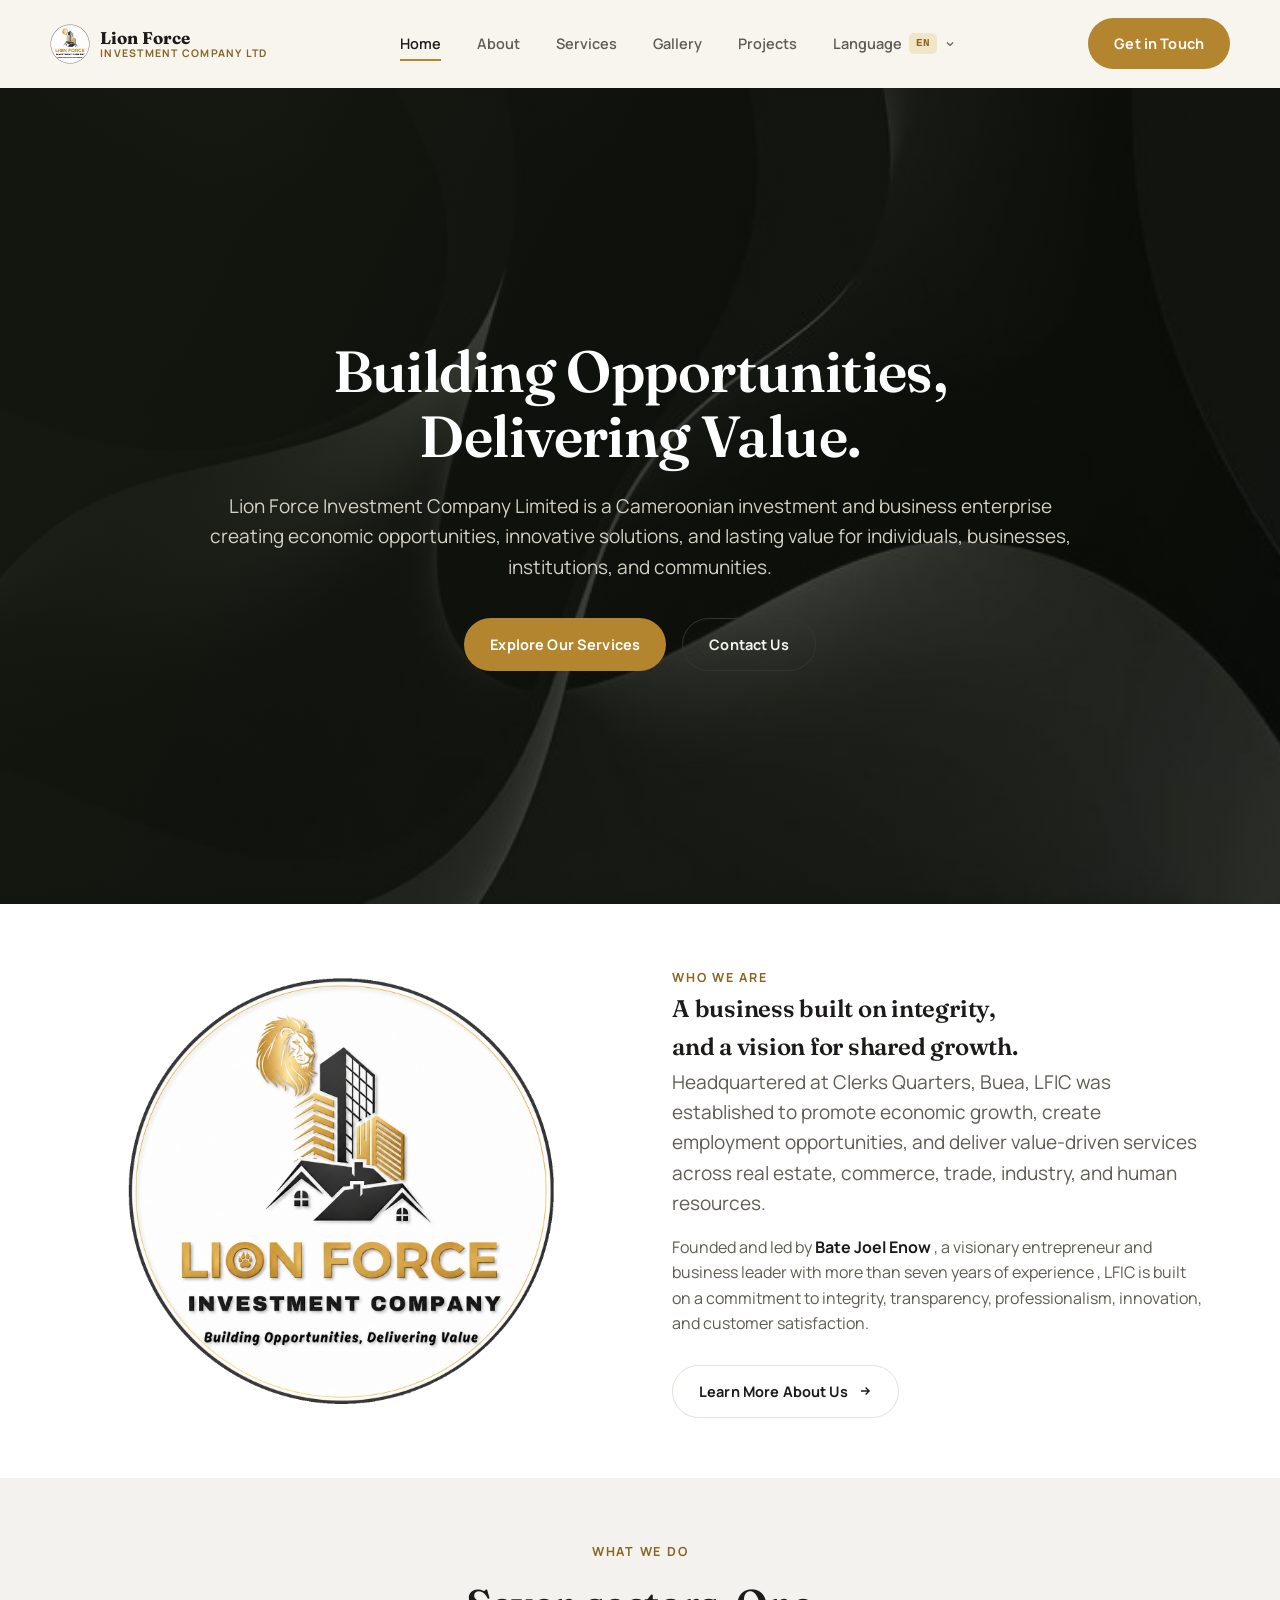
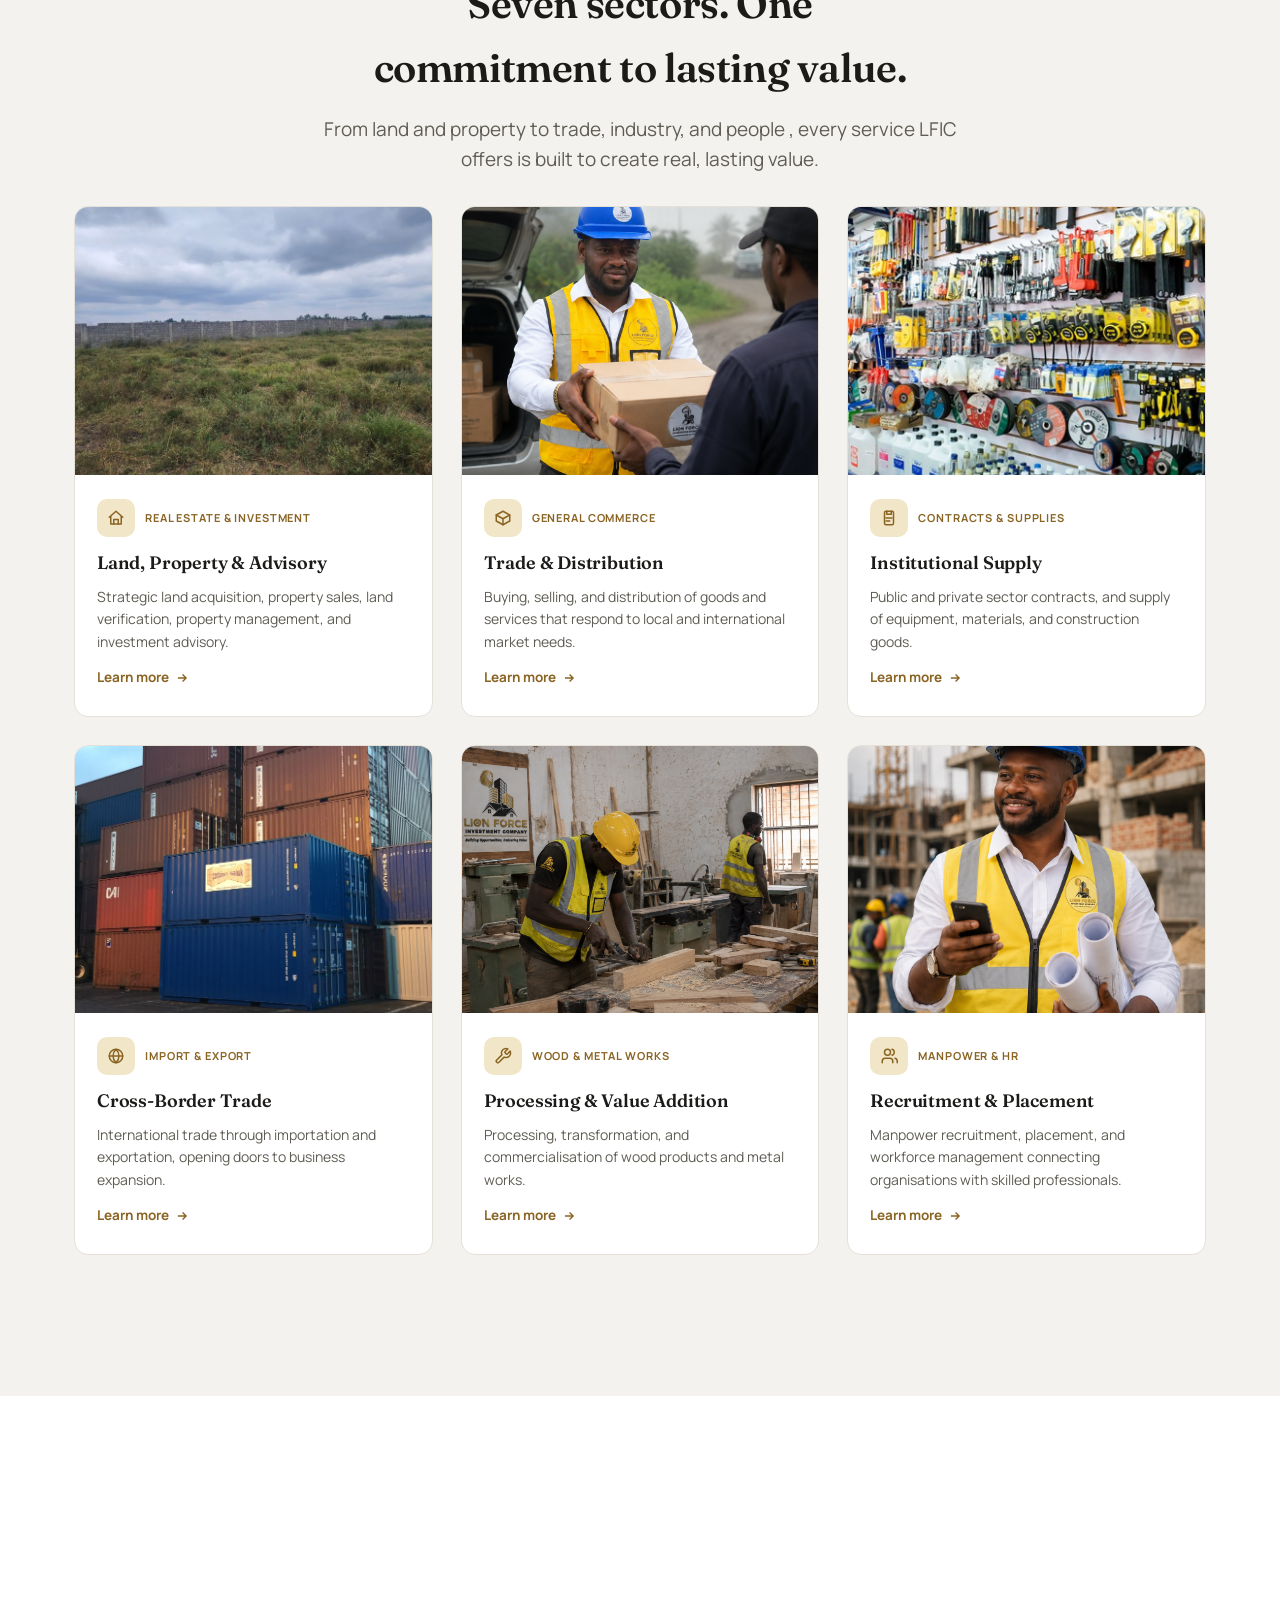
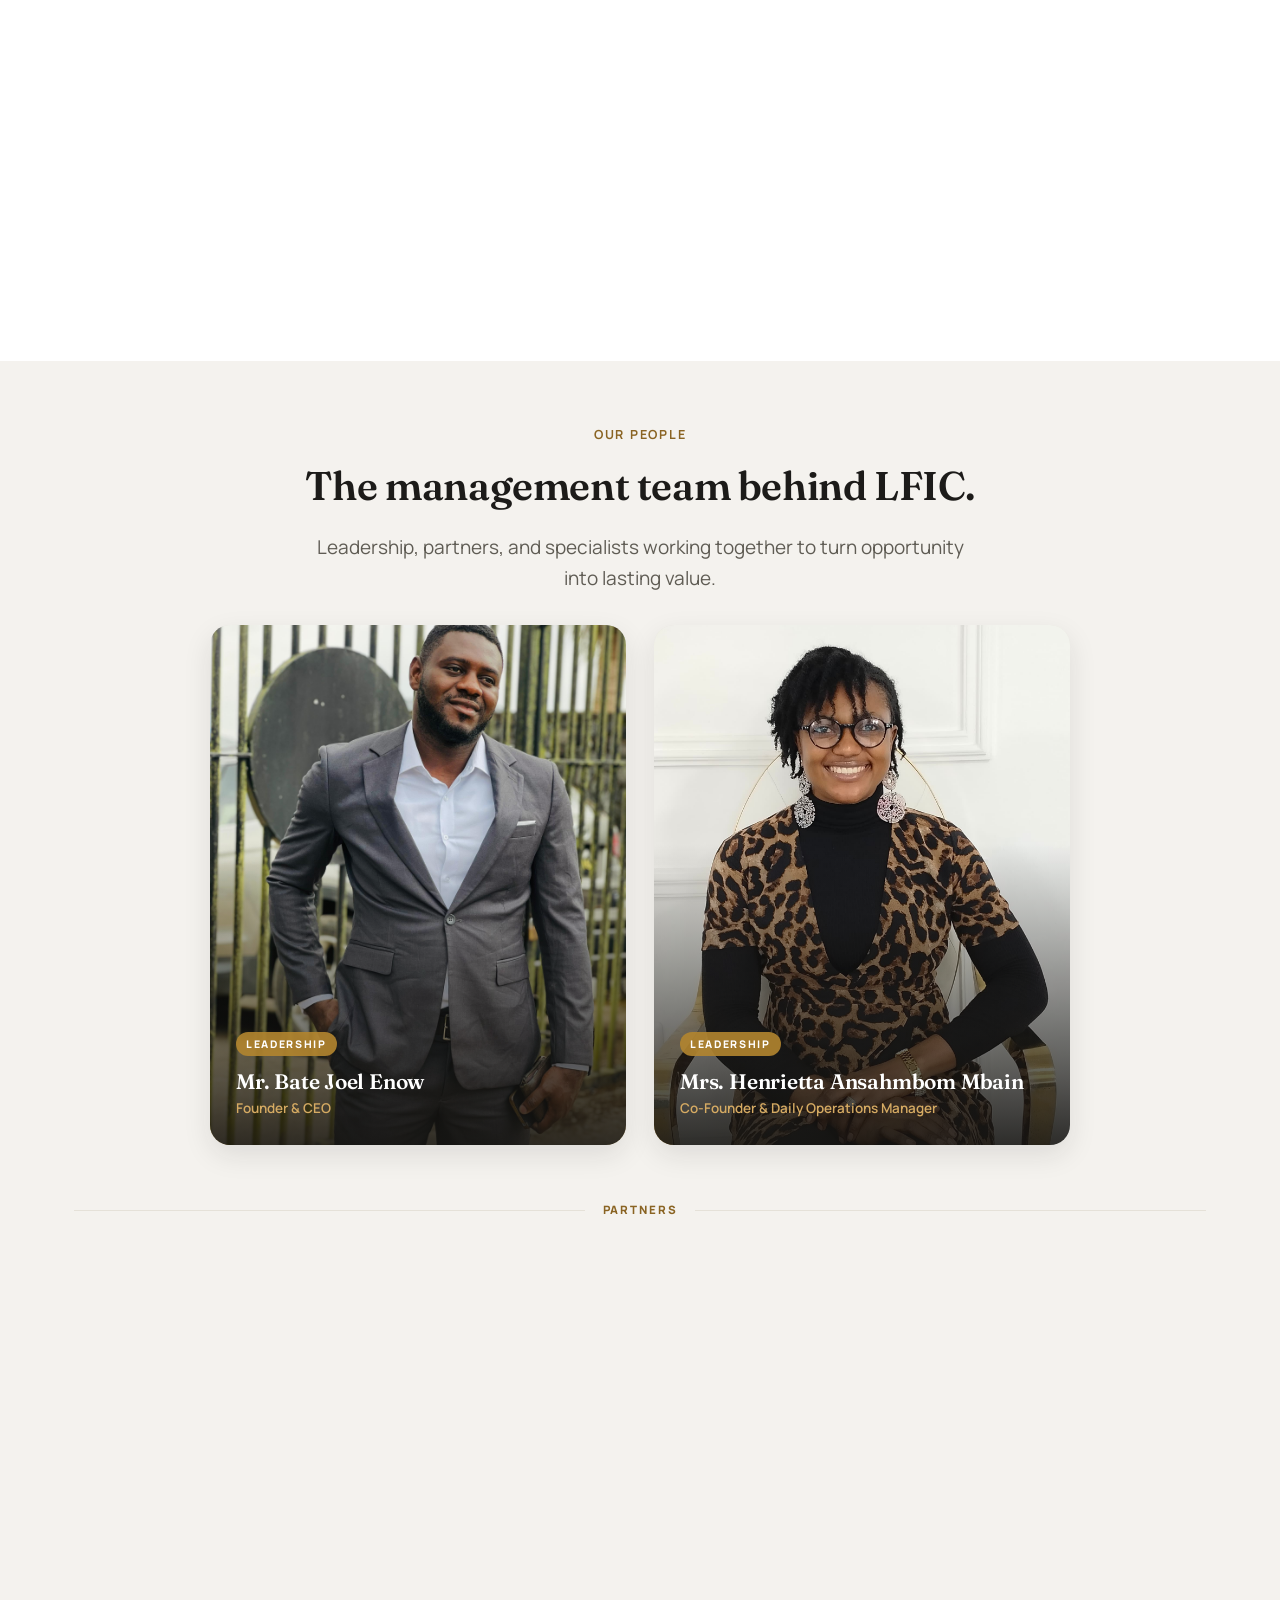
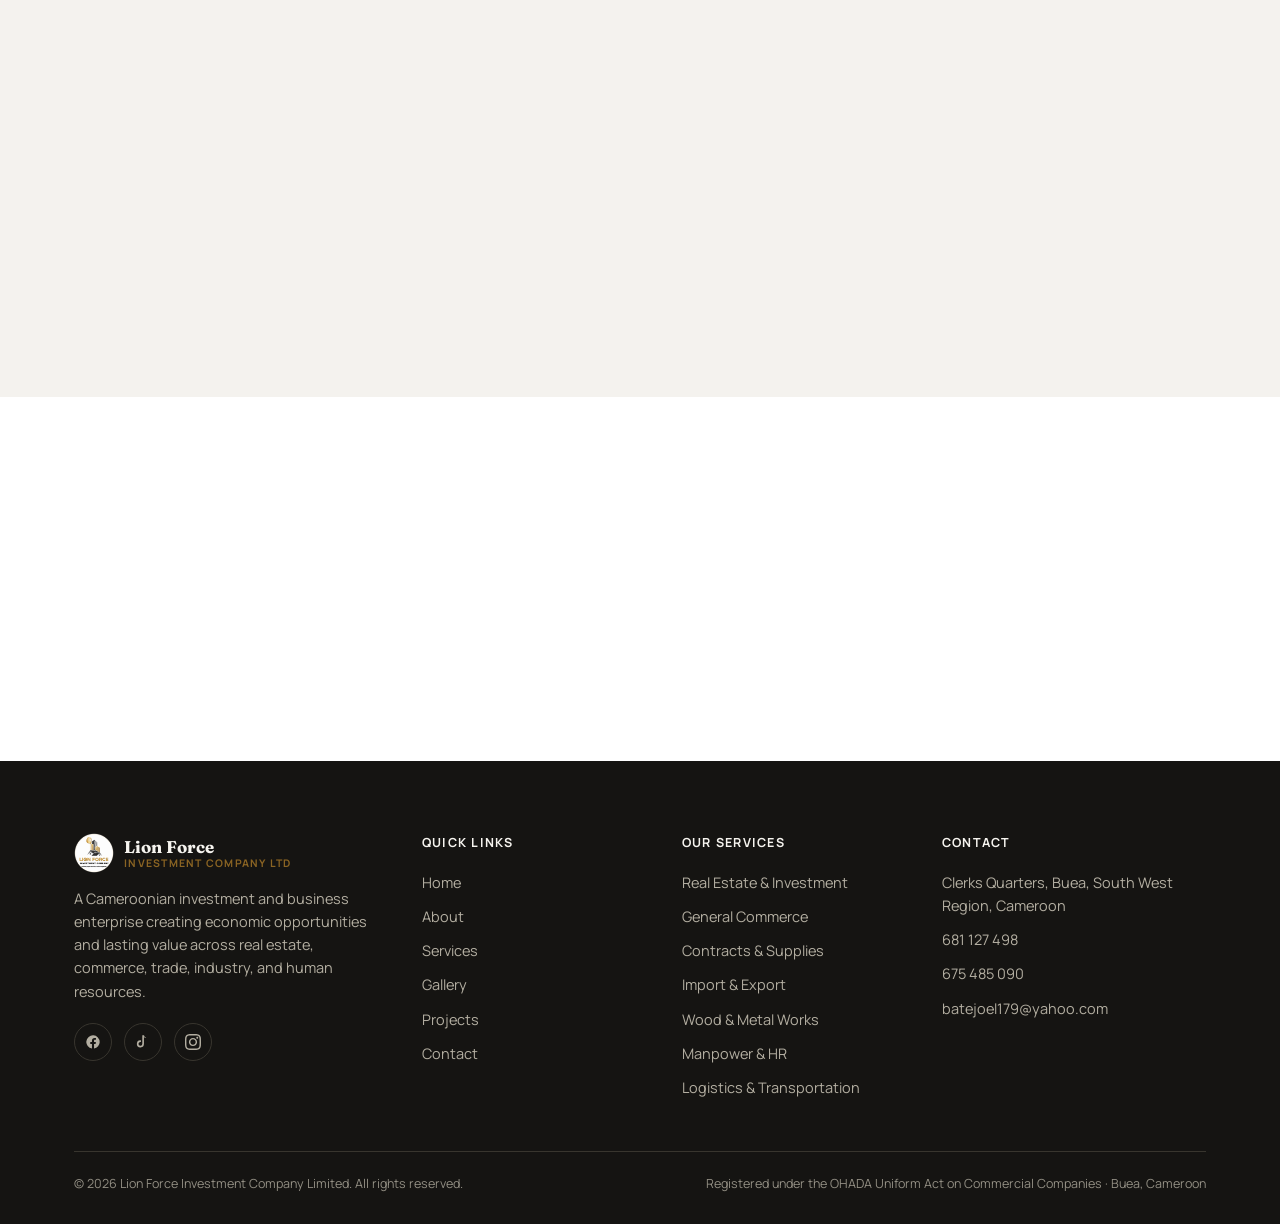
<file: index.html>
<!doctype html>
<html lang="en">
<head>
<meta charset="UTF-8">
<meta name="viewport" content="width=device-width, initial-scale=1">
<title data-i18n="meta.homeTitle">Lion Force Investment Company Ltd | Building Opportunities, Delivering Value</title>
<meta name="description" data-i18n-content="meta.homeDesc" content="Lion Force Investment Company Limited (L.F.I.C Ltd) is a Cameroonian investment and business enterprise operating in real estate, commerce, trade, industry, and human resources , based in Buea, South West Region.">
<link rel="canonical" href="https://lionforceinvestment.com/">
<link rel="icon" type="image/png" href="assets/images/logo.png">
<link rel="preconnect" href="https://fonts.googleapis.com">
<link rel="preconnect" href="https://fonts.gstatic.com" crossorigin>
<link href="https://fonts.googleapis.com/css2?family=Fraunces:ital,opsz,wght@0,9..144,500;0,9..144,600;0,9..144,700;1,9..144,500&family=Manrope:wght@400;500;600;700;800&display=swap" rel="stylesheet">
<link rel="stylesheet" href="assets/css/style.css">

<meta property="og:type" content="website">
<meta property="og:site_name" content="Lion Force Investment Company Ltd">
<meta property="og:title" content="Lion Force Investment Company Ltd | Building Opportunities, Delivering Value">
<meta property="og:description" content="Lion Force Investment Company Limited (L.F.I.C Ltd) is a Cameroonian investment and business enterprise operating in real estate, commerce, trade, industry, and human resources , based in Buea, South West Region.">
<meta property="og:url" content="https://lionforceinvestment.com/">
<meta property="og:image" content="https://lionforceinvestment.com/assets/images/hero-home.jpg">
<meta name="twitter:card" content="summary_large_image">

<script type="application/ld+json">
{
  "@context": "https://schema.org",
  "@type": "Organization",
  "name": "Lion Force Investment Company Ltd",
  "alternateName": "LFIC",
  "url": "https://lionforceinvestment.com/",
  "logo": "https://lionforceinvestment.com/assets/images/logo.png",
  "description": "Lion Force Investment Company Limited (L.F.I.C Ltd) is a Cameroonian investment and business enterprise operating in real estate, commerce, trade, industry, and human resources , based in Buea, South West Region.",
  "address": {
    "@type": "PostalAddress",
    "streetAddress": "Clerks Quarters",
    "addressLocality": "Buea",
    "addressRegion": "South West Region",
    "addressCountry": "CM"
  },
  "contactPoint": [
    {
      "@type": "ContactPoint",
      "telephone": "+237681127498",
      "contactType": "customer service",
      "email": "batejoel179@yahoo.com",
      "areaServed": "CM",
      "availableLanguage": ["English", "French"]
    }
  ],
  "sameAs": [
    "https://www.facebook.com/LFICltd26",
    "https://www.tiktok.com/@lion_force_investment",
    "https://www.instagram.com/mr_lionforce/"
  ]
}
</script>
<script type="application/ld+json">
{
  "@context": "https://schema.org",
  "@type": "WebSite",
  "name": "Lion Force Investment Company Ltd",
  "url": "https://lionforceinvestment.com/"
}
</script>
</head>
<body>

<header class="site-header">
  <div class="nav-backdrop"></div>
  <div class="container nav">
    <a href="index.html" class="brand">
      <img class="brand-mark" src="assets/images/logo.png" data-ph="logo.png" alt="Lion Force Investment Company Ltd logo">
      <span class="brand-text"><strong>Lion Force</strong><span>Investment Company Ltd</span></span>
    </a>
    <nav class="nav-links" id="navLinks">
      <a href="index.html" data-i18n="common.navHome">Home</a>
      <a href="about.html" data-i18n="common.navAbout">About</a>
      <a href="services.html" data-i18n="common.navServices">Services</a>
      <a href="gallery.html" data-i18n="common.navGallery">Gallery</a>
      <a href="projects.html" data-i18n="common.navProjects">Projects</a>
      <a href="contact.html" class="nav-link-mobile" data-i18n="common.getInTouch">Get in Touch</a>
      <div class="nav-lang">
        <button type="button" class="lang-toggle" aria-haspopup="true" aria-expanded="false">
          <span data-i18n="common.navLanguage">Language</span>
          <span class="lang-current">EN</span>
          <svg class="lang-caret" viewBox="0 0 24 24" width="12" height="12" fill="none" stroke="currentColor" stroke-width="2.4"><path d="M6 9l6 6 6-6"/></svg>
        </button>
        <div class="lang-menu">
          <button type="button" class="lang-option is-active" data-lang="en">
            <span data-i18n="common.langEnglish">English</span>
            <span class="lang-check">✓</span>
          </button>
          <button type="button" class="lang-option" data-lang="fr">
            <span data-i18n="common.langFrench">Français</span>
            <span class="lang-check">✓</span>
          </button>
        </div>
      </div>
    </nav>
    <div class="nav-cta">
      <a href="contact.html" class="btn btn--primary" data-i18n="common.getInTouch">Get in Touch</a>
      <div class="lang-switch" role="group" aria-label="Language">
        <button type="button" class="lang-option lang-switch-btn is-active" data-lang="en" aria-label="Switch to English" data-i18n-aria-label="common.switchToEnglish">
          <svg class="lang-flag" viewBox="0 0 60 30" aria-hidden="true">
            <clipPath id="lfic-uk"><path d="M0,0 v30 h60 v-30 z"/></clipPath>
            <g clip-path="url(#lfic-uk)">
              <path d="M0,0 v30 h60 v-30 z" fill="#012169"/>
              <path d="M0,0 L60,30 M60,0 L0,30" stroke="#fff" stroke-width="6"/>
              <path d="M0,0 L60,30 M60,0 L0,30" stroke="#C8102E" stroke-width="4"/>
              <path d="M30,0 v30 M0,15 h60" stroke="#fff" stroke-width="10"/>
              <path d="M30,0 v30 M0,15 h60" stroke="#C8102E" stroke-width="6"/>
            </g>
          </svg>
          <span>EN</span>
        </button>
        <button type="button" class="lang-option lang-switch-btn" data-lang="fr" aria-label="Passer au francais" data-i18n-aria-label="common.switchToFrench">
          <svg class="lang-flag" viewBox="0 0 3 2" aria-hidden="true">
            <rect width="1" height="2" fill="#002395"/>
            <rect x="1" width="1" height="2" fill="#ffffff"/>
            <rect x="2" width="1" height="2" fill="#ED2939"/>
          </svg>
          <span>FR</span>
        </button>
      </div>
      <button class="nav-toggle" id="navToggle" aria-label="Toggle menu" data-i18n-aria-label="common.toggleMenu" aria-expanded="false">
        <svg viewBox="0 0 24 24" width="22" height="22">
          <line class="bar bar1" x1="3" y1="6" x2="21" y2="6"/>
          <line class="bar bar2" x1="3" y1="12" x2="21" y2="12"/>
          <line class="bar bar3" x1="3" y1="18" x2="21" y2="18"/>
        </svg>
      </button>
    </div>
  </div>
</header>

<main>

  <section class="hero">
    <div class="hero-media">
      <img src="assets/images/hero-home.jpg" data-ph="hero-home.jpg" alt="LFIC project site in Buea, Cameroon" loading="eager">
    </div>
    <div class="hero-scrim"></div>
    <div class="container hero-content">
      <h1 data-i18n="home.heroTitle">Building Opportunities, Delivering Value.</h1>
      <p class="text-lead" data-i18n="home.heroLead">Lion Force Investment Company Limited is a Cameroonian investment and business enterprise creating economic opportunities, innovative solutions, and lasting value for individuals, businesses, institutions, and communities.</p>
      <div class="hero-actions">
        <a href="services.html" class="btn btn--primary" data-i18n="home.heroBtnServices">Explore Our Services</a>
        <a href="contact.html" class="btn btn--ghost-dark" data-i18n="home.heroBtnContact">Contact Us</a>
      </div>
    </div>
  </section>

  <section class="section">
    <div class="container split reveal">
      <div class="split-media">
        <div class="media media--round">
          <img src="assets/images/office-buea.jpg" data-ph="office-buea.jpg" alt="Lion Force Investment Company Ltd logo" loading="lazy">
        </div>
      </div>
      <div class="split-copy">
        <span class="eyebrow" data-i18n="home.storyEyebrow">Who We Are</span>
        <h2 data-i18n="home.storyTitle">A business built on integrity, and a vision for shared growth.</h2>
        <p class="text-lead" data-i18n="home.storyLead">Headquartered at Clerks Quarters, Buea, LFIC was established to promote economic growth, create employment opportunities, and deliver value-driven services across real estate, commerce, trade, industry, and human resources.</p>
        <p style="margin-top:16px;color:var(--ink-soft);" data-i18n-html="home.storyFounderHtml">Founded and led by <strong style="color:var(--ink);">Bate Joel Enow</strong> , a visionary entrepreneur and business leader with more than seven years of experience , LFIC is built on a commitment to integrity, transparency, professionalism, innovation, and customer satisfaction.</p>
        <a href="about.html" class="btn btn--ghost" style="margin-top:28px;">
          <span data-i18n="home.storyBtn">Learn More About Us</span>
          <svg width="14" height="14" viewBox="0 0 24 24" fill="none" stroke="currentColor" stroke-width="2.4"><path d="M5 12h14M13 6l6 6-6 6"/></svg>
        </a>
      </div>
    </div>
  </section>

  <section class="section section--alt">
    <div class="container">
      <div class="section-head section-head--center reveal">
        <span class="eyebrow" data-i18n="home.servicesEyebrow">What We Do</span>
        <h2 data-i18n="home.servicesTitle">Seven sectors. One commitment to lasting value.</h2>
        <p class="text-lead" style="margin:0 auto;" data-i18n="home.servicesLead">From land and property to trade, industry, and people , every service LFIC offers is built to create real, lasting value.</p>
      </div>
      <div class="grid grid--3 grid--services reveal-stagger">
        <a href="services.html#real-estate" class="service-card reveal" style="--i:0">
          <div class="media"><img src="assets/images/service-real-estate.jpg" data-ph="service-real-estate.jpg" alt="Real estate and investment services" loading="lazy"></div>
          <div class="service-card-body">
            <div class="service-card-head">
              <div class="icon-badge icon-badge--sm"><svg viewBox="0 0 24 24"><path d="M3 11l9-8 9 8"/><path d="M5 10v10h14V10"/><path d="M9 20v-6h6v6"/></svg></div>
              <span class="tag" data-i18n="common.serviceRealEstate">Real Estate &amp; Investment</span>
            </div>
            <h3 data-i18n="home.card1Title">Land, Property &amp; Advisory</h3>
            <p data-i18n="home.card1Desc">Strategic land acquisition, property sales, land verification, property management, and investment advisory.</p>
            <span class="service-card-link"><span data-i18n="common.learnMore">Learn more</span> <svg viewBox="0 0 24 24" fill="none" stroke="currentColor" stroke-width="2.4"><path d="M5 12h14M13 6l6 6-6 6"/></svg></span>
          </div>
        </a>
        <a href="services.html#general-commerce" class="service-card reveal" style="--i:1">
          <div class="media"><img src="assets/images/service-general-commerce.jpg" data-ph="service-general-commerce.jpg" alt="General commerce" loading="lazy"></div>
          <div class="service-card-body">
            <div class="service-card-head">
              <div class="icon-badge icon-badge--sm"><svg viewBox="0 0 24 24"><path d="M21 8l-9-5-9 5 9 5 9-5z"/><path d="M3 8v8l9 5 9-5V8"/><path d="M12 13v8"/></svg></div>
              <span class="tag" data-i18n="common.serviceGeneralCommerce">General Commerce</span>
            </div>
            <h3 data-i18n="home.card2Title">Trade &amp; Distribution</h3>
            <p data-i18n="home.card2Desc">Buying, selling, and distribution of goods and services that respond to local and international market needs.</p>
            <span class="service-card-link"><span data-i18n="common.learnMore">Learn more</span> <svg viewBox="0 0 24 24" fill="none" stroke="currentColor" stroke-width="2.4"><path d="M5 12h14M13 6l6 6-6 6"/></svg></span>
          </div>
        </a>
        <a href="services.html#contracts-supplies" class="service-card reveal" style="--i:2">
          <div class="media"><img src="assets/images/service-contracts-supplies.jpg" data-ph="service-contracts-supplies.jpg" alt="Contracts and supplies" loading="lazy"></div>
          <div class="service-card-body">
            <div class="service-card-head">
              <div class="icon-badge icon-badge--sm"><svg viewBox="0 0 24 24"><path d="M8 3h8a2 2 0 0 1 2 2v14a2 2 0 0 1-2 2H8a2 2 0 0 1-2-2V5a2 2 0 0 1 2-2z"/><path d="M9 3v4h6V3"/><path d="M8 12h8M8 16h5"/></svg></div>
              <span class="tag" data-i18n="common.serviceContractsSupplies">Contracts &amp; Supplies</span>
            </div>
            <h3 data-i18n="home.card3Title">Institutional Supply</h3>
            <p data-i18n="home.card3Desc">Public and private sector contracts, and supply of equipment, materials, and construction goods.</p>
            <span class="service-card-link"><span data-i18n="common.learnMore">Learn more</span> <svg viewBox="0 0 24 24" fill="none" stroke="currentColor" stroke-width="2.4"><path d="M5 12h14M13 6l6 6-6 6"/></svg></span>
          </div>
        </a>
        <a href="services.html#import-export" class="service-card reveal" style="--i:3">
          <div class="media"><img src="assets/images/service-import-export.jpg" data-ph="service-import-export.jpg" alt="Import and export" loading="lazy"></div>
          <div class="service-card-body">
            <div class="service-card-head">
              <div class="icon-badge icon-badge--sm"><svg viewBox="0 0 24 24"><circle cx="12" cy="12" r="9"/><path d="M3 12h18M12 3c2.5 2.5 4 5.5 4 9s-1.5 6.5-4 9c-2.5-2.5-4-5.5-4-9s1.5-6.5 4-9z"/></svg></div>
              <span class="tag" data-i18n="common.serviceImportExport">Import &amp; Export</span>
            </div>
            <h3 data-i18n="home.card4Title">Cross-Border Trade</h3>
            <p data-i18n="home.card4Desc">International trade through importation and exportation, opening doors to business expansion.</p>
            <span class="service-card-link"><span data-i18n="common.learnMore">Learn more</span> <svg viewBox="0 0 24 24" fill="none" stroke="currentColor" stroke-width="2.4"><path d="M5 12h14M13 6l6 6-6 6"/></svg></span>
          </div>
        </a>
        <a href="services.html#wood-metal-works" class="service-card reveal" style="--i:4">
          <div class="media"><img src="assets/images/service-wood-metal.jpg" data-ph="service-wood-metal.jpg" alt="Wood processing and metal works" loading="lazy"></div>
          <div class="service-card-body">
            <div class="service-card-head">
              <div class="icon-badge icon-badge--sm"><svg viewBox="0 0 24 24"><path d="M14.7 6.3a1 1 0 0 0 0 1.4l1.6 1.6a1 1 0 0 0 1.4 0l3.77-3.77a6 6 0 0 1-7.94 7.94l-6.91 6.91a2.12 2.12 0 0 1-3-3l6.91-6.91a6 6 0 0 1 7.94-7.94z"/></svg></div>
              <span class="tag" data-i18n="common.serviceWoodMetal">Wood &amp; Metal Works</span>
            </div>
            <h3 data-i18n="home.card5Title">Processing &amp; Value Addition</h3>
            <p data-i18n="home.card5Desc">Processing, transformation, and commercialisation of wood products and metal works.</p>
            <span class="service-card-link"><span data-i18n="common.learnMore">Learn more</span> <svg viewBox="0 0 24 24" fill="none" stroke="currentColor" stroke-width="2.4"><path d="M5 12h14M13 6l6 6-6 6"/></svg></span>
          </div>
        </a>
        <a href="services.html#manpower-hr" class="service-card reveal" style="--i:5">
          <div class="media"><img src="assets/images/service-manpower-hr.jpg" data-ph="service-manpower-hr.jpg" alt="Manpower and human resource services" loading="lazy"></div>
          <div class="service-card-body">
            <div class="service-card-head">
              <div class="icon-badge icon-badge--sm"><svg viewBox="0 0 24 24"><path d="M17 21v-2a4 4 0 0 0-4-4H7a4 4 0 0 0-4 4v2"/><circle cx="10" cy="7" r="4"/><path d="M23 21v-2a4 4 0 0 0-3-3.87"/><path d="M16 3.13a4 4 0 0 1 0 7.75"/></svg></div>
              <span class="tag" data-i18n="common.serviceManpowerHR">Manpower &amp; HR</span>
            </div>
            <h3 data-i18n="home.card6Title">Recruitment &amp; Placement</h3>
            <p data-i18n="home.card6Desc">Manpower recruitment, placement, and workforce management connecting organisations with skilled professionals.</p>
            <span class="service-card-link"><span data-i18n="common.learnMore">Learn more</span> <svg viewBox="0 0 24 24" fill="none" stroke="currentColor" stroke-width="2.4"><path d="M5 12h14M13 6l6 6-6 6"/></svg></span>
          </div>
        </a>
      </div>
      <div class="reveal" style="margin-top:28px;text-align:center;">
        <a href="services.html#logistics" class="btn btn--ghost">
          <svg width="16" height="16" viewBox="0 0 24 24" fill="none" stroke="currentColor" stroke-width="2"><rect x="1" y="7" width="14" height="10" rx="1"/><path d="M15 10h4l3 3v4h-7z"/><circle cx="6" cy="19" r="2"/><circle cx="17" cy="19" r="2"/></svg>
          <span data-i18n="home.logisticsBtn">See Logistics &amp; Transportation, too</span>
        </a>
      </div>
    </div>
  </section>

  <section class="section">
    <div class="container split reveal">
      <div class="split-copy">
        <span class="eyebrow" data-i18n="home.investEyebrow">Registered. Professional. Transparent. Reliable.</span>
        <h2 data-i18n="home.investTitle">Every opportunity has the potential to become an investment.</h2>
        <p class="text-lead" data-i18n="home.investLead">At Lion Force Investment Company, we combine legitimate business operations, professional expertise, strategic opportunities, and customer-focused service to give our clients confidence in every engagement. We are committed to creating value for our clients, investors, partners, and stakeholders while contributing meaningfully to the socio-economic development of Cameroon and beyond.</p>
        <div class="badge-row" style="margin-top:26px;">
          <span class="badge" data-i18n="home.badge1">Registered under the OHADA Uniform Act</span>
          <span class="badge" data-i18n="home.badge2">Headquartered in Buea, Cameroon</span>
          <span class="badge" data-i18n="home.badge3">Client-Focused Service</span>
        </div>
      </div>
      <div class="split-media">
        <button type="button" class="video-card" aria-haspopup="dialog" aria-label="Play video" data-i18n-aria-label="home.videoAria">
          <video class="video-card-preview" data-src="assets/videos/explanation-video.mp4" muted loop playsinline preload="none"></video>
          <span class="video-card-scrim"></span>
          <span class="video-card-play">
            <svg viewBox="0 0 24 24"><path d="M8 5v14l11-7z"/></svg>
          </span>
          <span class="video-card-caption">
            <strong data-i18n="home.videoLabel">Watch the Video</strong>
            <span data-i18n="home.videoSub">See how LFIC turns opportunity into investment.</span>
          </span>
        </button>
      </div>
    </div>
  </section>

  <section class="section section--alt">
    <div class="container">
      <div class="section-head section-head--center reveal">
        <span class="eyebrow" data-i18n="home.teamEyebrow">Our People</span>
        <h2 data-i18n="home.teamTitle">The management team behind LFIC.</h2>
        <p class="text-lead" style="margin:0 auto;" data-i18n="home.teamLead">Leadership, partners, and specialists working together to turn opportunity into lasting value.</p>
      </div>

      <!-- Tier 1 , leadership: two large feature portraits -->
      <div class="team-lead reveal">
        <article class="team-figure team-figure--lead">
          <div class="team-figure-media">
            <img src="assets/gallery/management/bate-joel-enow.jpeg" alt="Bate Joel Enow, Founder and CEO of LFIC" loading="lazy">
          </div>
          <div class="team-figure-body">
            <span class="team-rank" data-i18n="home.teamRankLeadership">Leadership</span>
            <h3>Mr. Bate Joel Enow</h3>
            <p data-i18n="home.roleFounderCeo">Founder &amp; CEO</p>
          </div>
        </article>
        <article class="team-figure team-figure--lead">
          <div class="team-figure-media">
            <img src="assets/gallery/management/henrietta-ansahmbom-mbain.jpeg" alt="Henrietta Ansahmbom Mbain, Co-Founder and Daily Operations Manager" loading="lazy">
          </div>
          <div class="team-figure-body">
            <span class="team-rank" data-i18n="home.teamRankLeadership">Leadership</span>
            <h3>Mrs. Henrietta Ansahmbom Mbain</h3>
            <p data-i18n="home.roleCofounder">Co-Founder &amp; Daily Operations Manager</p>
          </div>
        </article>
      </div>

      <!-- Tier 2 , partners: three staggered portraits -->
      <div class="team-tier-label reveal"><span data-i18n="home.teamRankPartners">Partners</span></div>
      <div class="team-partners reveal-stagger">
        <article class="team-figure team-figure--partner reveal" style="--i:0">
          <div class="team-figure-media">
            <img src="assets/gallery/management/rosaline-mbain.jpeg" alt="Dr. Rosaline Mbain, Partner at LFIC" loading="lazy">
          </div>
          <div class="team-figure-body">
            <h3>Dr. Rosaline Mbain</h3>
            <p data-i18n="home.rolePartner">Partner</p>
          </div>
        </article>
        <article class="team-figure team-figure--partner reveal" style="--i:1">
          <div class="team-figure-media">
            <img src="assets/gallery/management/raymonda-nafoin-mbain.jpeg" alt="Raymonda Nafoin Mbain, Partner at LFIC" loading="lazy">
          </div>
          <div class="team-figure-body">
            <h3>Mrs. Raymonda Nafoin Mbain</h3>
            <p data-i18n="home.rolePartner">Partner</p>
          </div>
        </article>
        <article class="team-figure team-figure--partner reveal" style="--i:2">
          <div class="team-figure-media">
            <img src="assets/gallery/management/ewang-miriam-mechane.jpeg" alt="Ewang Miriam Mechane, Partner at LFIC" loading="lazy">
          </div>
          <div class="team-figure-body">
            <h3>Ewang Miriam Mechane</h3>
            <p data-i18n="home.rolePartner">Partner</p>
          </div>
        </article>
      </div>

      <!-- Tier 3 , specialists: compact horizontal cards -->
      <div class="team-tier-label reveal"><span data-i18n="home.teamRankSpecialists">Specialists &amp; Advisors</span></div>
      <div class="team-specialists reveal-stagger">
        <article class="team-chip reveal" style="--i:0">
          <img src="assets/gallery/management/agbor-ernest-tambia.jpeg" alt="Agbor Ernest Tambia, Legal Advisor" loading="lazy">
          <div>
            <h3>Barrister Agbor Ernest Tambia</h3>
            <p data-i18n="home.roleLegal">Legal Advisor</p>
          </div>
        </article>
        <article class="team-chip reveal" style="--i:1">
          <img src="assets/gallery/management/sally-nanyongo-nalionge-mbua.jpeg" alt="Sally Nanyongo Nalionge Mbua, Communications and Marketing Engineer" loading="lazy">
          <div>
            <h3>Sally Nanyongo Nalionge Mbua</h3>
            <p data-i18n="home.roleComms">Communications &amp; Marketing Engineer</p>
          </div>
        </article>
        <article class="team-chip reveal" style="--i:2">
          <img src="assets/gallery/management/bissong-david-enow.jpeg" alt="Bissong David Enow, Civil Engineer" loading="lazy">
          <div>
            <h3>Bissong David Enow</h3>
            <p data-i18n="home.roleCivil">Civil Engineer</p>
          </div>
        </article>
        <article class="team-chip reveal" style="--i:3">
          <img src="assets/gallery/management/ako-arrey.jpeg" alt="Ako Arrey, Surveyor" loading="lazy">
          <div>
            <h3>Ako Arrey</h3>
            <p data-i18n="home.roleSurveyor">Surveyor</p>
          </div>
        </article>
      </div>
    </div>
  </section>

  <section class="section--tight">
    <div class="container">
      <div class="cta-band reveal">
        <div>
          <h2 data-i18n="home.ctaTitle">Building Opportunities, Delivering Value.</h2>
          <p data-i18n="home.ctaLead">Tell us what you're trying to build, buy, move, or grow , LFIC is ready to help.</p>
        </div>
        <a href="contact.html" class="btn btn--primary" data-i18n="home.ctaBtn">Contact Us</a>
      </div>
    </div>
  </section>

</main>

<footer class="site-footer">
  <div class="container">
    <div class="footer-grid">
      <div class="footer-brand">
        <a href="index.html" class="brand">
          <img class="brand-mark" src="assets/images/logo.png" data-ph="logo.png" alt="Lion Force Investment Company Ltd logo">
          <span class="brand-text"><strong style="color:var(--on-dark);">Lion Force</strong><span>Investment Company Ltd</span></span>
        </a>
        <p data-i18n="common.footerTagline">A Cameroonian investment and business enterprise creating economic opportunities and lasting value across real estate, commerce, trade, industry, and human resources.</p>
        <div class="footer-social">
          <a href="https://www.facebook.com/LFICltd26" aria-label="Facebook" target="_blank" rel="noopener"><svg viewBox="0 0 24 24" fill="currentColor"><path d="M22 12a10 10 0 1 0-11.56 9.88v-6.99H7.9V12h2.54V9.8c0-2.5 1.49-3.89 3.77-3.89 1.09 0 2.23.2 2.23.2v2.45h-1.26c-1.24 0-1.63.77-1.63 1.56V12h2.78l-.44 2.89h-2.34v6.99A10 10 0 0 0 22 12z"/></svg></a>
          <a href="https://www.tiktok.com/@lion_force_investment" aria-label="TikTok" target="_blank" rel="noopener"><svg viewBox="0 0 24 24" fill="currentColor"><path d="M16.6 5.82a4.28 4.28 0 0 1-3.16-1.36V14.8a5.3 5.3 0 1 1-4.55-5.25v2.5a2.8 2.8 0 1 0 2.05 2.7V2h2.5a4.28 4.28 0 0 0 3.16 3.6v2.4a6.6 6.6 0 0 1 0 0z"/></svg></a>
          <a href="https://www.instagram.com/mr_lionforce/" aria-label="Instagram" target="_blank" rel="noopener"><svg viewBox="0 0 24 24" fill="currentColor"><path d="M12 0C8.74 0 8.333.015 7.053.072 5.775.132 4.905.333 4.14.63c-.789.306-1.459.717-2.126 1.384S.935 3.35.63 4.14C.333 4.905.131 5.775.072 7.053.012 8.333 0 8.74 0 12s.015 3.667.072 4.947c.06 1.277.261 2.148.558 2.913.306.788.717 1.459 1.384 2.126.667.666 1.336 1.079 2.126 1.384.766.296 1.636.499 2.913.558C8.333 23.988 8.74 24 12 24s3.667-.015 4.947-.072c1.277-.06 2.148-.262 2.913-.558.788-.306 1.459-.718 2.126-1.384.666-.667 1.079-1.335 1.384-2.126.296-.765.499-1.636.558-2.913.06-1.28.072-1.687.072-4.947s-.015-3.667-.072-4.947c-.06-1.277-.262-2.149-.558-2.913-.306-.789-.718-1.459-1.384-2.126C21.319 1.347 20.651.935 19.86.63c-.765-.297-1.636-.499-2.913-.558C15.667.012 15.26 0 12 0zm0 2.16c3.203 0 3.585.016 4.85.071 1.17.055 1.805.249 2.227.415.562.217.96.477 1.382.896.419.42.679.819.896 1.381.164.422.36 1.057.413 2.227.057 1.266.07 1.646.07 4.85s-.015 3.585-.074 4.85c-.061 1.17-.256 1.805-.421 2.227-.224.562-.479.96-.899 1.382-.419.419-.824.679-1.38.896-.42.164-1.065.36-2.235.413-1.274.057-1.649.07-4.859.07-3.211 0-3.586-.015-4.859-.074-1.171-.061-1.816-.256-2.236-.421-.569-.224-.96-.479-1.379-.899-.421-.419-.69-.824-.9-1.38-.165-.42-.359-1.065-.42-2.235-.045-1.26-.061-1.649-.061-4.844 0-3.196.016-3.586.061-4.861.061-1.17.255-1.814.42-2.234.21-.57.479-.96.9-1.381.419-.419.81-.689 1.379-.898.42-.166 1.051-.361 2.221-.421 1.275-.045 1.65-.06 4.859-.06l.045.03zm0 3.678c-3.405 0-6.162 2.76-6.162 6.162 0 3.405 2.76 6.162 6.162 6.162 3.405 0 6.162-2.76 6.162-6.162 0-3.405-2.76-6.162-6.162-6.162zM12 16c-2.21 0-4-1.79-4-4s1.79-4 4-4 4 1.79 4 4-1.79 4-4 4zm7.846-10.405c0 .795-.646 1.44-1.44 1.44-.795 0-1.44-.646-1.44-1.44 0-.794.646-1.439 1.44-1.439.793-.001 1.44.645 1.44 1.439z"/></svg></a>
        </div>
      </div>
      <div>
        <h4 data-i18n="common.footerQuickLinks">Quick Links</h4>
        <div class="footer-links">
          <a href="index.html" data-i18n="common.navHome">Home</a>
          <a href="about.html" data-i18n="common.navAbout">About</a>
          <a href="services.html" data-i18n="common.navServices">Services</a>
          <a href="gallery.html" data-i18n="common.navGallery">Gallery</a>
          <a href="projects.html" data-i18n="common.navProjects">Projects</a>
          <a href="contact.html" data-i18n="common.navContact">Contact</a>
        </div>
      </div>
      <div>
        <h4 data-i18n="common.footerOurServices">Our Services</h4>
        <div class="footer-links">
          <a href="services.html#real-estate" data-i18n="common.serviceRealEstate">Real Estate &amp; Investment</a>
          <a href="services.html#general-commerce" data-i18n="common.serviceGeneralCommerce">General Commerce</a>
          <a href="services.html#contracts-supplies" data-i18n="common.serviceContractsSupplies">Contracts &amp; Supplies</a>
          <a href="services.html#import-export" data-i18n="common.serviceImportExport">Import &amp; Export</a>
          <a href="services.html#wood-metal-works" data-i18n="common.serviceWoodMetal">Wood &amp; Metal Works</a>
          <a href="services.html#manpower-hr" data-i18n="common.serviceManpowerHR">Manpower &amp; HR</a>
          <a href="services.html#logistics" data-i18n="common.serviceLogistics">Logistics &amp; Transportation</a>
        </div>
      </div>
      <div>
        <h4 data-i18n="common.footerContact">Contact</h4>
        <div class="footer-links">
          <a href="https://maps.google.com/?q=Clerks+Quarters,+Buea,+South+West+Region,+Cameroon" target="_blank" rel="noopener" data-i18n="common.footerAddress">Clerks Quarters, Buea, South West Region, Cameroon</a>
          <a href="tel:+237681127498">681 127 498</a>
          <a href="tel:+237675485090">675 485 090</a>
          <a href="mailto:batejoel179@yahoo.com">batejoel179@yahoo.com</a>
        </div>
      </div>
    </div>
    <div class="footer-bottom">
      <span data-i18n="common.footerCopyright">&copy; 2026 Lion Force Investment Company Limited. All rights reserved.</span>
      <span data-i18n="common.footerRegistered">Registered under the OHADA Uniform Act on Commercial Companies · Buea, Cameroon</span>
    </div>
  </div>
</footer>

<button class="to-top" aria-label="Back to top" data-i18n-aria-label="common.backToTop">
  <svg viewBox="0 0 24 24" fill="none" stroke="currentColor" stroke-width="2.4"><path d="M12 19V5M5 12l7-7 7 7"/></svg>
</button>

<div class="video-modal" id="videoModal" role="dialog" aria-modal="true" aria-label="Video player" data-i18n-aria-label="home.videoModalAria" aria-hidden="true">
  <div class="video-modal-backdrop" data-close-video></div>
  <div class="video-modal-dialog">
    <button type="button" class="video-modal-close" data-close-video aria-label="Close video" data-i18n-aria-label="home.videoCloseAria">
      <svg viewBox="0 0 24 24" fill="none" stroke="currentColor" stroke-width="2.4"><path d="M18 6 6 18M6 6l12 12"/></svg>
    </button>
    <video class="video-modal-player" id="videoPlayer" controls playsinline></video>
  </div>
</div>

<script src="assets/js/i18n.js"></script>
<script src="assets/js/main.js"></script>
</body>
</html>
</file>
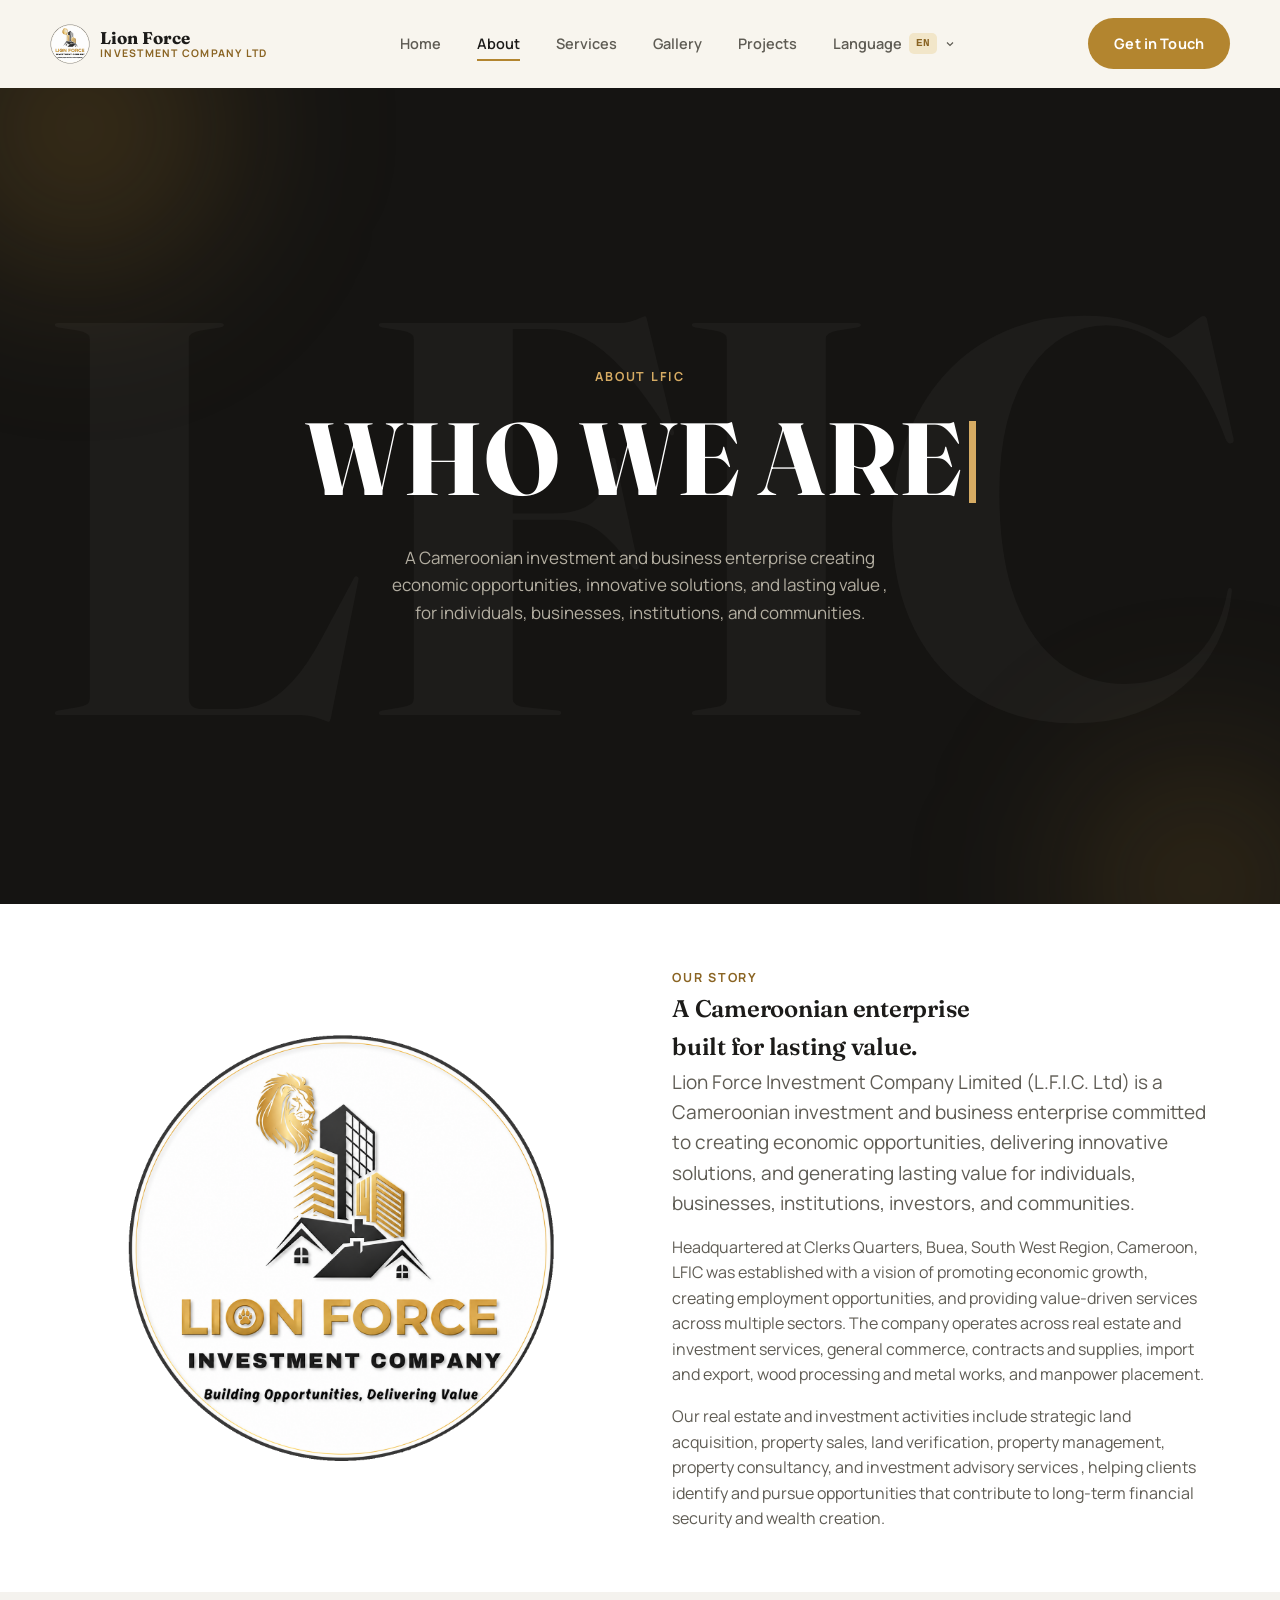
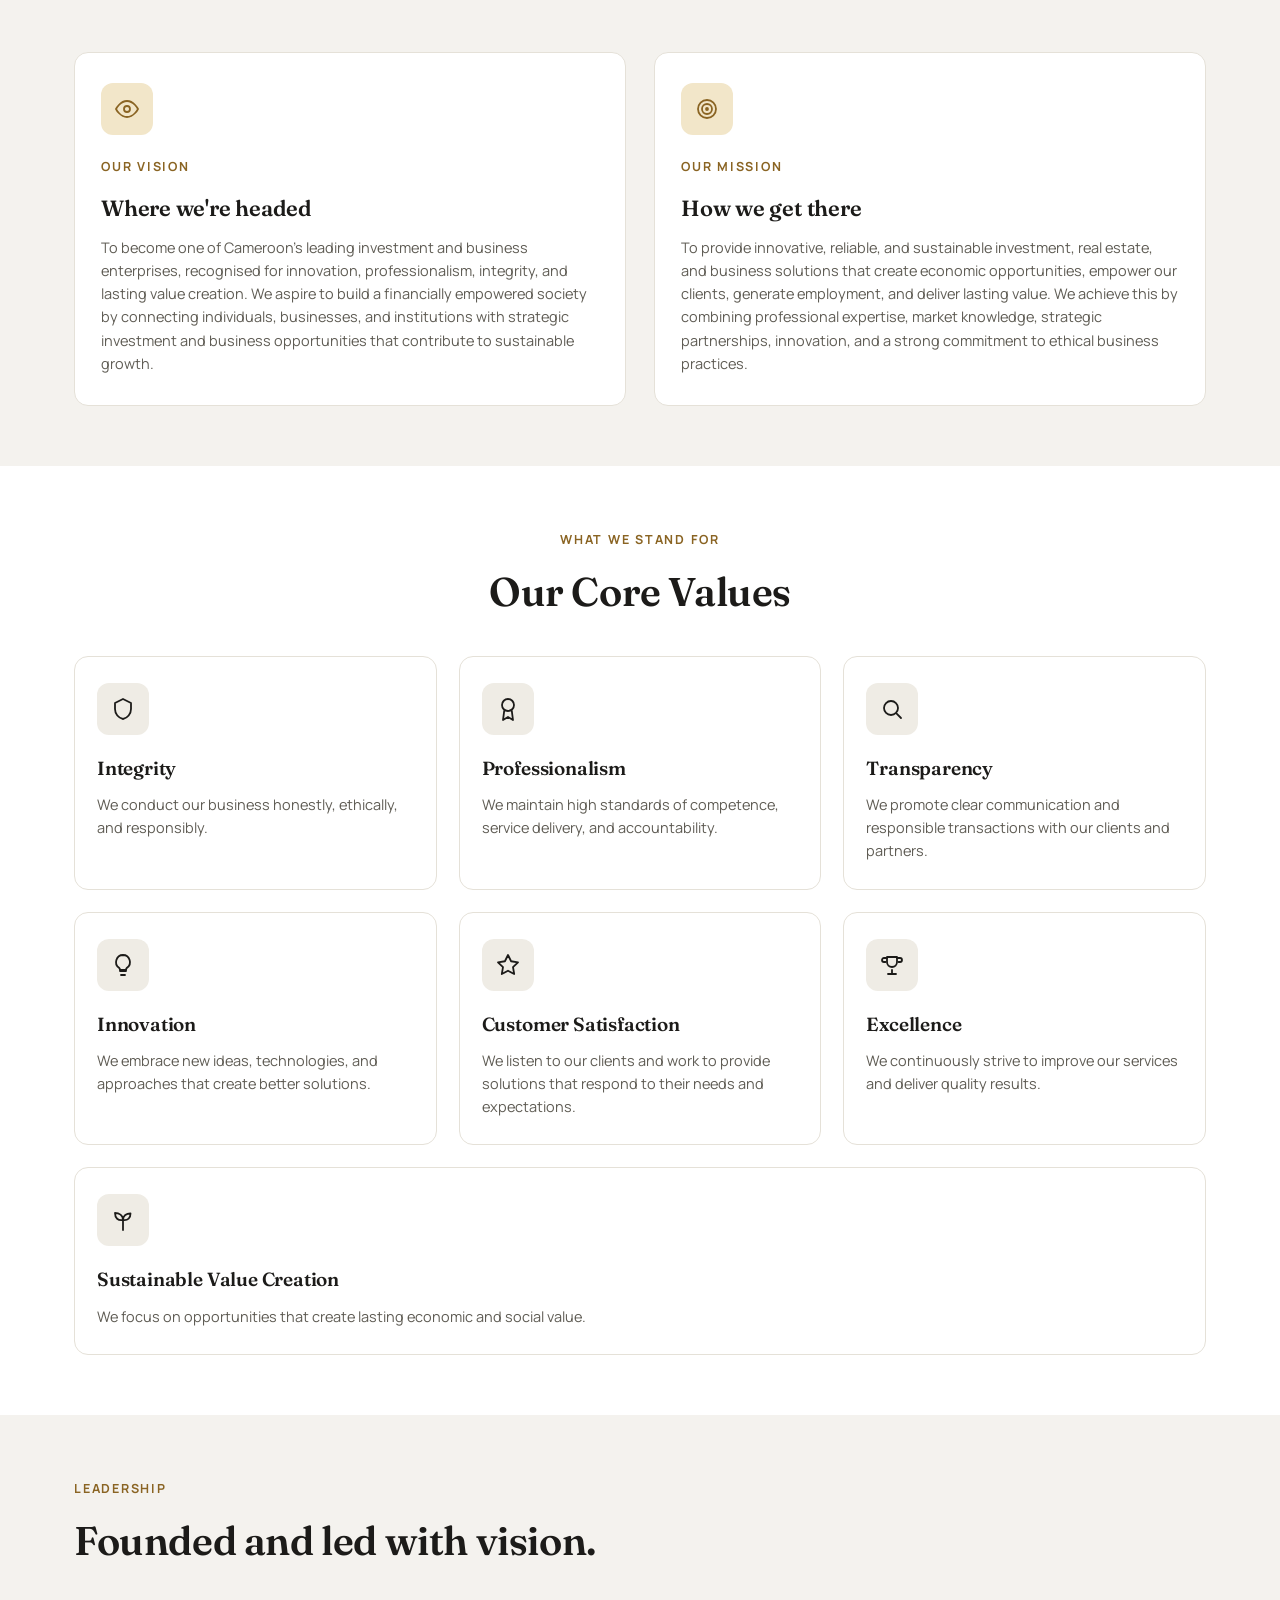
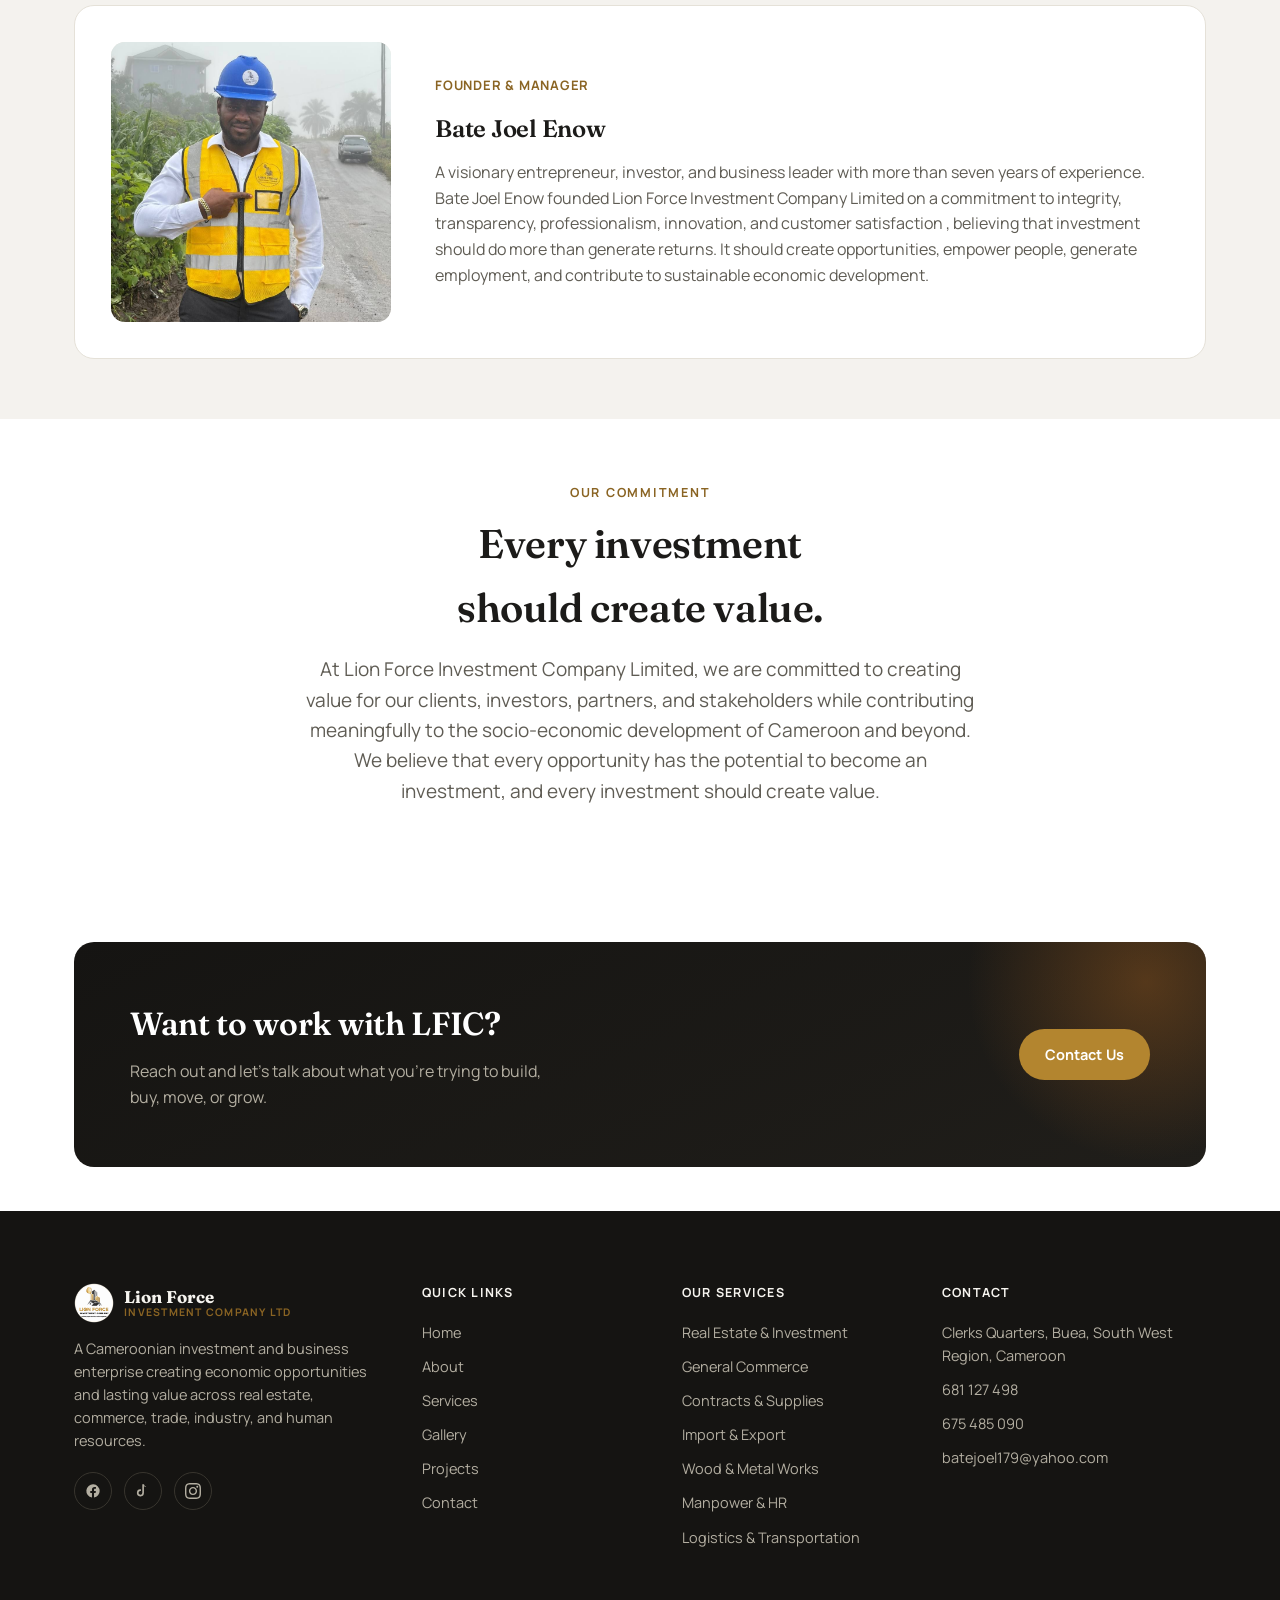
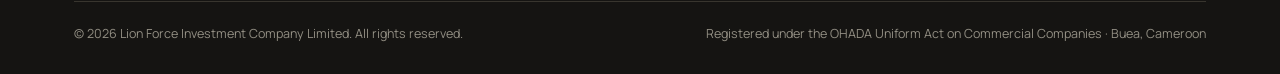
<file: about.html>
<!doctype html>
<html lang="en">
<head>
<meta charset="UTF-8">
<meta name="viewport" content="width=device-width, initial-scale=1">
<title data-i18n="meta.aboutTitle">About Us | Lion Force Investment Company Ltd</title>
<meta name="description" data-i18n-content="meta.aboutDesc" content="Learn who LFIC is , our story, vision, mission, core values, and the founder behind Lion Force Investment Company Limited in Buea, Cameroon.">
<link rel="canonical" href="https://lionforceinvestment.com/about.html">
<link rel="icon" type="image/png" href="assets/images/logo.png">
<link rel="preconnect" href="https://fonts.googleapis.com">
<link rel="preconnect" href="https://fonts.gstatic.com" crossorigin>
<link href="https://fonts.googleapis.com/css2?family=Fraunces:ital,opsz,wght@0,9..144,500;0,9..144,600;0,9..144,700;1,9..144,500&family=Manrope:wght@400;500;600;700;800&display=swap" rel="stylesheet">
<link rel="stylesheet" href="assets/css/style.css">

<meta property="og:type" content="website">
<meta property="og:site_name" content="Lion Force Investment Company Ltd">
<meta property="og:title" content="About Us | Lion Force Investment Company Ltd">
<meta property="og:description" content="Learn who LFIC is , our story, vision, mission, core values, and the founder behind Lion Force Investment Company Limited in Buea, Cameroon.">
<meta property="og:url" content="https://lionforceinvestment.com/about.html">
<meta property="og:image" content="https://lionforceinvestment.com/assets/images/logo.png">
<meta name="twitter:card" content="summary">

<script type="application/ld+json">
{
  "@context": "https://schema.org",
  "@type": "BreadcrumbList",
  "itemListElement": [
    { "@type": "ListItem", "position": 1, "name": "Home", "item": "https://lionforceinvestment.com/" },
    { "@type": "ListItem", "position": 2, "name": "About", "item": "https://lionforceinvestment.com/about.html" }
  ]
}
</script>
</head>
<body>

<header class="site-header">
  <div class="nav-backdrop"></div>
  <div class="container nav">
    <a href="index.html" class="brand">
      <img class="brand-mark" src="assets/images/logo.png" data-ph="logo.png" alt="Lion Force Investment Company Ltd logo">
      <span class="brand-text"><strong>Lion Force</strong><span>Investment Company Ltd</span></span>
    </a>
    <nav class="nav-links" id="navLinks">
      <a href="index.html" data-i18n="common.navHome">Home</a>
      <a href="about.html" data-i18n="common.navAbout">About</a>
      <a href="services.html" data-i18n="common.navServices">Services</a>
      <a href="gallery.html" data-i18n="common.navGallery">Gallery</a>
      <a href="projects.html" data-i18n="common.navProjects">Projects</a>
      <a href="contact.html" class="nav-link-mobile" data-i18n="common.getInTouch">Get in Touch</a>
      <div class="nav-lang">
        <button type="button" class="lang-toggle" aria-haspopup="true" aria-expanded="false">
          <span data-i18n="common.navLanguage">Language</span>
          <span class="lang-current">EN</span>
          <svg class="lang-caret" viewBox="0 0 24 24" width="12" height="12" fill="none" stroke="currentColor" stroke-width="2.4"><path d="M6 9l6 6 6-6"/></svg>
        </button>
        <div class="lang-menu">
          <button type="button" class="lang-option is-active" data-lang="en">
            <span data-i18n="common.langEnglish">English</span>
            <span class="lang-check">✓</span>
          </button>
          <button type="button" class="lang-option" data-lang="fr">
            <span data-i18n="common.langFrench">Français</span>
            <span class="lang-check">✓</span>
          </button>
        </div>
      </div>
    </nav>
    <div class="nav-cta">
      <a href="contact.html" class="btn btn--primary" data-i18n="common.getInTouch">Get in Touch</a>
      <div class="lang-switch" role="group" aria-label="Language">
        <button type="button" class="lang-option lang-switch-btn is-active" data-lang="en" aria-label="Switch to English" data-i18n-aria-label="common.switchToEnglish">
          <svg class="lang-flag" viewBox="0 0 60 30" aria-hidden="true">
            <clipPath id="lfic-uk"><path d="M0,0 v30 h60 v-30 z"/></clipPath>
            <g clip-path="url(#lfic-uk)">
              <path d="M0,0 v30 h60 v-30 z" fill="#012169"/>
              <path d="M0,0 L60,30 M60,0 L0,30" stroke="#fff" stroke-width="6"/>
              <path d="M0,0 L60,30 M60,0 L0,30" stroke="#C8102E" stroke-width="4"/>
              <path d="M30,0 v30 M0,15 h60" stroke="#fff" stroke-width="10"/>
              <path d="M30,0 v30 M0,15 h60" stroke="#C8102E" stroke-width="6"/>
            </g>
          </svg>
          <span>EN</span>
        </button>
        <button type="button" class="lang-option lang-switch-btn" data-lang="fr" aria-label="Passer au francais" data-i18n-aria-label="common.switchToFrench">
          <svg class="lang-flag" viewBox="0 0 3 2" aria-hidden="true">
            <rect width="1" height="2" fill="#002395"/>
            <rect x="1" width="1" height="2" fill="#ffffff"/>
            <rect x="2" width="1" height="2" fill="#ED2939"/>
          </svg>
          <span>FR</span>
        </button>
      </div>
      <button class="nav-toggle" id="navToggle" aria-label="Toggle menu" data-i18n-aria-label="common.toggleMenu" aria-expanded="false">
        <svg viewBox="0 0 24 24" width="22" height="22">
          <line class="bar bar1" x1="3" y1="6" x2="21" y2="6"/>
          <line class="bar bar2" x1="3" y1="12" x2="21" y2="12"/>
          <line class="bar bar3" x1="3" y1="18" x2="21" y2="18"/>
        </svg>
      </button>
    </div>
  </div>
</header>

<main>

  <section class="statement">
    <div class="statement-blob statement-blob--a"></div>
    <div class="statement-blob statement-blob--b"></div>
    <div class="statement-watermark" aria-hidden="true">LFIC</div>
    <div class="container statement-inner">
      <span class="eyebrow" data-i18n="about.statementEyebrow">About LFIC</span>
      <h1 class="statement-headline" data-typewriter="WHO WE ARE" data-i18n-typewriter="about.statementHeadline">WHO WE ARE</h1>
      <p class="statement-sub" data-i18n="about.statementSub">A Cameroonian investment and business enterprise creating economic opportunities, innovative solutions, and lasting value , for individuals, businesses, institutions, and communities.</p>
    </div>
  </section>

  <section class="section">
    <div class="container split reveal">
      <div class="split-media">
        <div class="media media--round"><img src="assets/images/office-buea.jpg" data-ph="office-buea.jpg" alt="Lion Force Investment Company Ltd logo" loading="lazy"></div>
      </div>
      <div class="split-copy">
        <span class="eyebrow" data-i18n="about.storyEyebrow">Our Story</span>
        <h2 data-i18n="about.storyTitle">A Cameroonian enterprise built for lasting value.</h2>
        <p class="text-lead" data-i18n="about.storyLead">Lion Force Investment Company Limited (L.F.I.C. Ltd) is a Cameroonian investment and business enterprise committed to creating economic opportunities, delivering innovative solutions, and generating lasting value for individuals, businesses, institutions, investors, and communities.</p>
        <p style="margin-top:16px;color:var(--ink-soft);" data-i18n="about.storyPara2">Headquartered at Clerks Quarters, Buea, South West Region, Cameroon, LFIC was established with a vision of promoting economic growth, creating employment opportunities, and providing value-driven services across multiple sectors. The company operates across real estate and investment services, general commerce, contracts and supplies, import and export, wood processing and metal works, and manpower placement.</p>
        <p style="margin-top:16px;color:var(--ink-soft);" data-i18n="about.storyPara3">Our real estate and investment activities include strategic land acquisition, property sales, land verification, property management, property consultancy, and investment advisory services , helping clients identify and pursue opportunities that contribute to long-term financial security and wealth creation.</p>
      </div>
    </div>
  </section>

  <section class="section section--alt">
    <div class="container">
      <div class="grid grid--2">
        <div class="card reveal" style="--i:0">
          <div class="icon-badge"><svg viewBox="0 0 24 24"><path d="M1 12s4-8 11-8 11 8 11 8-4 8-11 8-11-8-11-8z"/><circle cx="12" cy="12" r="3"/></svg></div>
          <span class="eyebrow" data-i18n="about.visionEyebrow">Our Vision</span>
          <h3 style="margin-top:12px;font-size:22px;" data-i18n="about.visionTitle">Where we're headed</h3>
          <p style="margin-top:10px;" data-i18n="about.visionText">To become one of Cameroon's leading investment and business enterprises, recognised for innovation, professionalism, integrity, and lasting value creation. We aspire to build a financially empowered society by connecting individuals, businesses, and institutions with strategic investment and business opportunities that contribute to sustainable growth.</p>
        </div>
        <div class="card reveal" style="--i:1">
          <div class="icon-badge"><svg viewBox="0 0 24 24"><circle cx="12" cy="12" r="9"/><circle cx="12" cy="12" r="5"/><circle cx="12" cy="12" r="1"/></svg></div>
          <span class="eyebrow" data-i18n="about.missionEyebrow">Our Mission</span>
          <h3 style="margin-top:12px;font-size:22px;" data-i18n="about.missionTitle">How we get there</h3>
          <p style="margin-top:10px;" data-i18n="about.missionText">To provide innovative, reliable, and sustainable investment, real estate, and business solutions that create economic opportunities, empower our clients, generate employment, and deliver lasting value. We achieve this by combining professional expertise, market knowledge, strategic partnerships, innovation, and a strong commitment to ethical business practices.</p>
        </div>
      </div>
    </div>
  </section>

  <section class="section">
    <div class="container">
      <div class="section-head section-head--center reveal">
        <span class="eyebrow" data-i18n="about.valuesEyebrow">What We Stand For</span>
        <h2 data-i18n="about.valuesTitle">Our Core Values</h2>
      </div>
      <div class="values-grid">
        <div class="card value-card reveal" style="--i:0"><div class="icon-badge"><svg viewBox="0 0 24 24"><path d="M12 2l8 4v6c0 5-3.5 9-8 10-4.5-1-8-5-8-10V6l8-4z"/></svg></div><h3 data-i18n="about.value1Title">Integrity</h3><p data-i18n="about.value1Desc">We conduct our business honestly, ethically, and responsibly.</p></div>
        <div class="card value-card reveal" style="--i:1"><div class="icon-badge"><svg viewBox="0 0 24 24"><circle cx="12" cy="8" r="6"/><path d="M8.21 13.89L7 23l5-3 5 3-1.21-9.11"/></svg></div><h3 data-i18n="about.value2Title">Professionalism</h3><p data-i18n="about.value2Desc">We maintain high standards of competence, service delivery, and accountability.</p></div>
        <div class="card value-card reveal" style="--i:2"><div class="icon-badge"><svg viewBox="0 0 24 24"><circle cx="11" cy="11" r="7"/><path d="M21 21l-4.35-4.35"/></svg></div><h3 data-i18n="about.value3Title">Transparency</h3><p data-i18n="about.value3Desc">We promote clear communication and responsible transactions with our clients and partners.</p></div>
        <div class="card value-card reveal" style="--i:3"><div class="icon-badge"><svg viewBox="0 0 24 24"><path d="M9 18h6"/><path d="M10 22h4"/><path d="M12 2a7 7 0 0 0-4 12.7c.6.5 1 1.2 1 2.3h6c0-1.1.4-1.8 1-2.3A7 7 0 0 0 12 2z"/></svg></div><h3 data-i18n="about.value4Title">Innovation</h3><p data-i18n="about.value4Desc">We embrace new ideas, technologies, and approaches that create better solutions.</p></div>
        <div class="card value-card reveal" style="--i:4"><div class="icon-badge"><svg viewBox="0 0 24 24"><path d="M12 2l3.09 6.26L22 9.27l-5 4.87L18.18 21 12 17.77 5.82 21 7 14.14l-5-4.87 6.91-1.01L12 2z"/></svg></div><h3 data-i18n="about.value5Title">Customer Satisfaction</h3><p data-i18n="about.value5Desc">We listen to our clients and work to provide solutions that respond to their needs and expectations.</p></div>
        <div class="card value-card reveal" style="--i:5"><div class="icon-badge"><svg viewBox="0 0 24 24"><path d="M7 4h10v5a5 5 0 0 1-10 0V4z"/><path d="M7 5H4a2 2 0 0 0 0 4h1.5"/><path d="M17 5h3a2 2 0 0 1 0 4h-1.5"/><path d="M8 21h8"/><path d="M12 17v4"/></svg></div><h3 data-i18n="about.value6Title">Excellence</h3><p data-i18n="about.value6Desc">We continuously strive to improve our services and deliver quality results.</p></div>
      </div>
      <div class="card value-card reveal" style="margin-top:22px;">
        <div class="icon-badge"><svg viewBox="0 0 24 24"><path d="M12 22V12"/><path d="M12 12C12 7 8 5 4 5c0 5 3 8 8 7z"/><path d="M12 12c0-4.5 3.5-6.5 7.5-6.5 0 4.5-2.5 7.2-7.5 6.5z"/></svg></div><h3 data-i18n="about.value7Title">Sustainable Value Creation</h3><p data-i18n="about.value7Desc">We focus on opportunities that create lasting economic and social value.</p>
      </div>
    </div>
  </section>

  <section class="section section--alt">
    <div class="container">
      <div class="section-head reveal">
        <span class="eyebrow" data-i18n="about.leadershipEyebrow">Leadership</span>
        <h2 data-i18n="about.leadershipTitle">Founded and led with vision.</h2>
      </div>
      <div class="people reveal">
        <div class="media" data-carousel>
          <img class="carousel-slide is-active" src="assets/images/founder-bate-joel-enow.jpg" data-ph="founder-bate-joel-enow.jpg" alt="Bate Joel Enow, Founder of LFIC" loading="lazy">
          <img class="carousel-slide" src="assets/images/founder-bate-joel-enow2.jpg" data-ph="founder-bate-joel-enow2.jpg" alt="Bate Joel Enow, Founder of LFIC" loading="lazy">
        </div>
        <div>
          <span class="role" data-i18n="about.founderRole">Founder &amp; Manager</span>
          <h3>Bate Joel Enow</h3>
          <p style="color:var(--ink-soft);margin-top:12px;" data-i18n="about.founderBio">A visionary entrepreneur, investor, and business leader with more than seven years of experience. Bate Joel Enow founded Lion Force Investment Company Limited on a commitment to integrity, transparency, professionalism, innovation, and customer satisfaction , believing that investment should do more than generate returns. It should create opportunities, empower people, generate employment, and contribute to sustainable economic development.</p>
        </div>
      </div>
    </div>
  </section>

  <section class="section">
    <div class="container">
      <div class="section-head section-head--center reveal">
        <span class="eyebrow" data-i18n="about.commitmentEyebrow">Our Commitment</span>
        <h2 data-i18n="about.commitmentTitle">Every investment should create value.</h2>
        <p class="text-lead" style="margin:0 auto;" data-i18n="about.commitmentText">At Lion Force Investment Company Limited, we are committed to creating value for our clients, investors, partners, and stakeholders while contributing meaningfully to the socio-economic development of Cameroon and beyond. We believe that every opportunity has the potential to become an investment, and every investment should create value.</p>
      </div>
    </div>
  </section>

  <section class="section--tight">
    <div class="container">
      <div class="cta-band reveal">
        <div>
          <h2 data-i18n="about.ctaTitle">Want to work with LFIC?</h2>
          <p data-i18n="about.ctaLead">Reach out and let's talk about what you're trying to build, buy, move, or grow.</p>
        </div>
        <a href="contact.html" class="btn btn--primary" data-i18n="home.ctaBtn">Contact Us</a>
      </div>
    </div>
  </section>

</main>

<footer class="site-footer">
  <div class="container">
    <div class="footer-grid">
      <div class="footer-brand">
        <a href="index.html" class="brand">
          <img class="brand-mark" src="assets/images/logo.png" data-ph="logo.png" alt="Lion Force Investment Company Ltd logo">
          <span class="brand-text"><strong style="color:var(--on-dark);">Lion Force</strong><span>Investment Company Ltd</span></span>
        </a>
        <p data-i18n="common.footerTagline">A Cameroonian investment and business enterprise creating economic opportunities and lasting value across real estate, commerce, trade, industry, and human resources.</p>
        <div class="footer-social">
          <a href="https://www.facebook.com/LFICltd26" aria-label="Facebook" target="_blank" rel="noopener"><svg viewBox="0 0 24 24" fill="currentColor"><path d="M22 12a10 10 0 1 0-11.56 9.88v-6.99H7.9V12h2.54V9.8c0-2.5 1.49-3.89 3.77-3.89 1.09 0 2.23.2 2.23.2v2.45h-1.26c-1.24 0-1.63.77-1.63 1.56V12h2.78l-.44 2.89h-2.34v6.99A10 10 0 0 0 22 12z"/></svg></a>
          <a href="https://www.tiktok.com/@lion_force_investment" aria-label="TikTok" target="_blank" rel="noopener"><svg viewBox="0 0 24 24" fill="currentColor"><path d="M16.6 5.82a4.28 4.28 0 0 1-3.16-1.36V14.8a5.3 5.3 0 1 1-4.55-5.25v2.5a2.8 2.8 0 1 0 2.05 2.7V2h2.5a4.28 4.28 0 0 0 3.16 3.6v2.4a6.6 6.6 0 0 1 0 0z"/></svg></a>
          <a href="https://www.instagram.com/mr_lionforce/" aria-label="Instagram" target="_blank" rel="noopener"><svg viewBox="0 0 24 24" fill="currentColor"><path d="M12 0C8.74 0 8.333.015 7.053.072 5.775.132 4.905.333 4.14.63c-.789.306-1.459.717-2.126 1.384S.935 3.35.63 4.14C.333 4.905.131 5.775.072 7.053.012 8.333 0 8.74 0 12s.015 3.667.072 4.947c.06 1.277.261 2.148.558 2.913.306.788.717 1.459 1.384 2.126.667.666 1.336 1.079 2.126 1.384.766.296 1.636.499 2.913.558C8.333 23.988 8.74 24 12 24s3.667-.015 4.947-.072c1.277-.06 2.148-.262 2.913-.558.788-.306 1.459-.718 2.126-1.384.666-.667 1.079-1.335 1.384-2.126.296-.765.499-1.636.558-2.913.06-1.28.072-1.687.072-4.947s-.015-3.667-.072-4.947c-.06-1.277-.262-2.149-.558-2.913-.306-.789-.718-1.459-1.384-2.126C21.319 1.347 20.651.935 19.86.63c-.765-.297-1.636-.499-2.913-.558C15.667.012 15.26 0 12 0zm0 2.16c3.203 0 3.585.016 4.85.071 1.17.055 1.805.249 2.227.415.562.217.96.477 1.382.896.419.42.679.819.896 1.381.164.422.36 1.057.413 2.227.057 1.266.07 1.646.07 4.85s-.015 3.585-.074 4.85c-.061 1.17-.256 1.805-.421 2.227-.224.562-.479.96-.899 1.382-.419.419-.824.679-1.38.896-.42.164-1.065.36-2.235.413-1.274.057-1.649.07-4.859.07-3.211 0-3.586-.015-4.859-.074-1.171-.061-1.816-.256-2.236-.421-.569-.224-.96-.479-1.379-.899-.421-.419-.69-.824-.9-1.38-.165-.42-.359-1.065-.42-2.235-.045-1.26-.061-1.649-.061-4.844 0-3.196.016-3.586.061-4.861.061-1.17.255-1.814.42-2.234.21-.57.479-.96.9-1.381.419-.419.81-.689 1.379-.898.42-.166 1.051-.361 2.221-.421 1.275-.045 1.65-.06 4.859-.06l.045.03zm0 3.678c-3.405 0-6.162 2.76-6.162 6.162 0 3.405 2.76 6.162 6.162 6.162 3.405 0 6.162-2.76 6.162-6.162 0-3.405-2.76-6.162-6.162-6.162zM12 16c-2.21 0-4-1.79-4-4s1.79-4 4-4 4 1.79 4 4-1.79 4-4 4zm7.846-10.405c0 .795-.646 1.44-1.44 1.44-.795 0-1.44-.646-1.44-1.44 0-.794.646-1.439 1.44-1.439.793-.001 1.44.645 1.44 1.439z"/></svg></a>
        </div>
      </div>
      <div>
        <h4 data-i18n="common.footerQuickLinks">Quick Links</h4>
        <div class="footer-links">
          <a href="index.html" data-i18n="common.navHome">Home</a>
          <a href="about.html" data-i18n="common.navAbout">About</a>
          <a href="services.html" data-i18n="common.navServices">Services</a>
          <a href="gallery.html" data-i18n="common.navGallery">Gallery</a>
          <a href="projects.html" data-i18n="common.navProjects">Projects</a>
          <a href="contact.html" data-i18n="common.navContact">Contact</a>
        </div>
      </div>
      <div>
        <h4 data-i18n="common.footerOurServices">Our Services</h4>
        <div class="footer-links">
          <a href="services.html#real-estate" data-i18n="common.serviceRealEstate">Real Estate &amp; Investment</a>
          <a href="services.html#general-commerce" data-i18n="common.serviceGeneralCommerce">General Commerce</a>
          <a href="services.html#contracts-supplies" data-i18n="common.serviceContractsSupplies">Contracts &amp; Supplies</a>
          <a href="services.html#import-export" data-i18n="common.serviceImportExport">Import &amp; Export</a>
          <a href="services.html#wood-metal-works" data-i18n="common.serviceWoodMetal">Wood &amp; Metal Works</a>
          <a href="services.html#manpower-hr" data-i18n="common.serviceManpowerHR">Manpower &amp; HR</a>
          <a href="services.html#logistics" data-i18n="common.serviceLogistics">Logistics &amp; Transportation</a>
        </div>
      </div>
      <div>
        <h4 data-i18n="common.footerContact">Contact</h4>
        <div class="footer-links">
          <a href="https://maps.google.com/?q=Clerks+Quarters,+Buea,+South+West+Region,+Cameroon" target="_blank" rel="noopener" data-i18n="common.footerAddress">Clerks Quarters, Buea, South West Region, Cameroon</a>
          <a href="tel:+237681127498">681 127 498</a>
          <a href="tel:+237675485090">675 485 090</a>
          <a href="mailto:batejoel179@yahoo.com">batejoel179@yahoo.com</a>
        </div>
      </div>
    </div>
    <div class="footer-bottom">
      <span data-i18n="common.footerCopyright">&copy; 2026 Lion Force Investment Company Limited. All rights reserved.</span>
      <span data-i18n="common.footerRegistered">Registered under the OHADA Uniform Act on Commercial Companies · Buea, Cameroon</span>
    </div>
  </div>
</footer>

<button class="to-top" aria-label="Back to top" data-i18n-aria-label="common.backToTop">
  <svg viewBox="0 0 24 24" fill="none" stroke="currentColor" stroke-width="2.4"><path d="M12 19V5M5 12l7-7 7 7"/></svg>
</button>

<script src="assets/js/i18n.js"></script>
<script src="assets/js/main.js"></script>
</body>
</html>
</file>
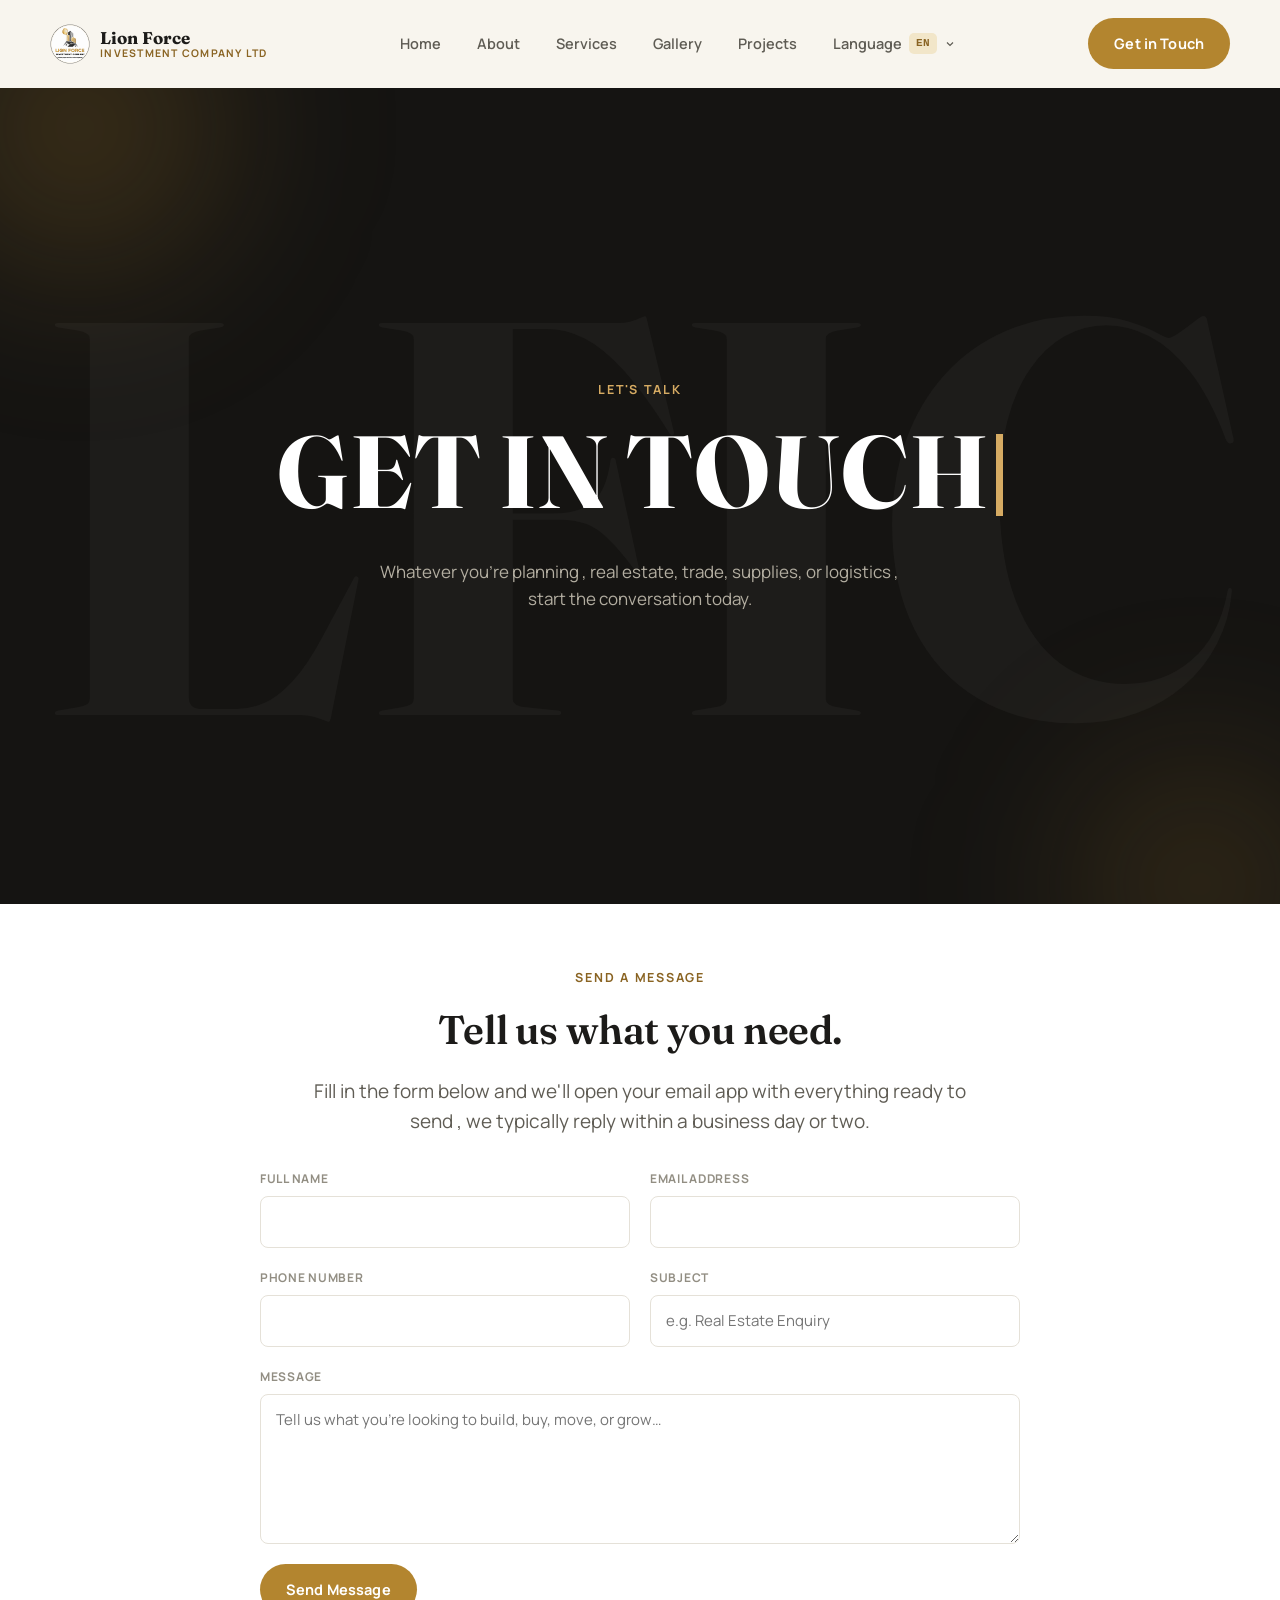
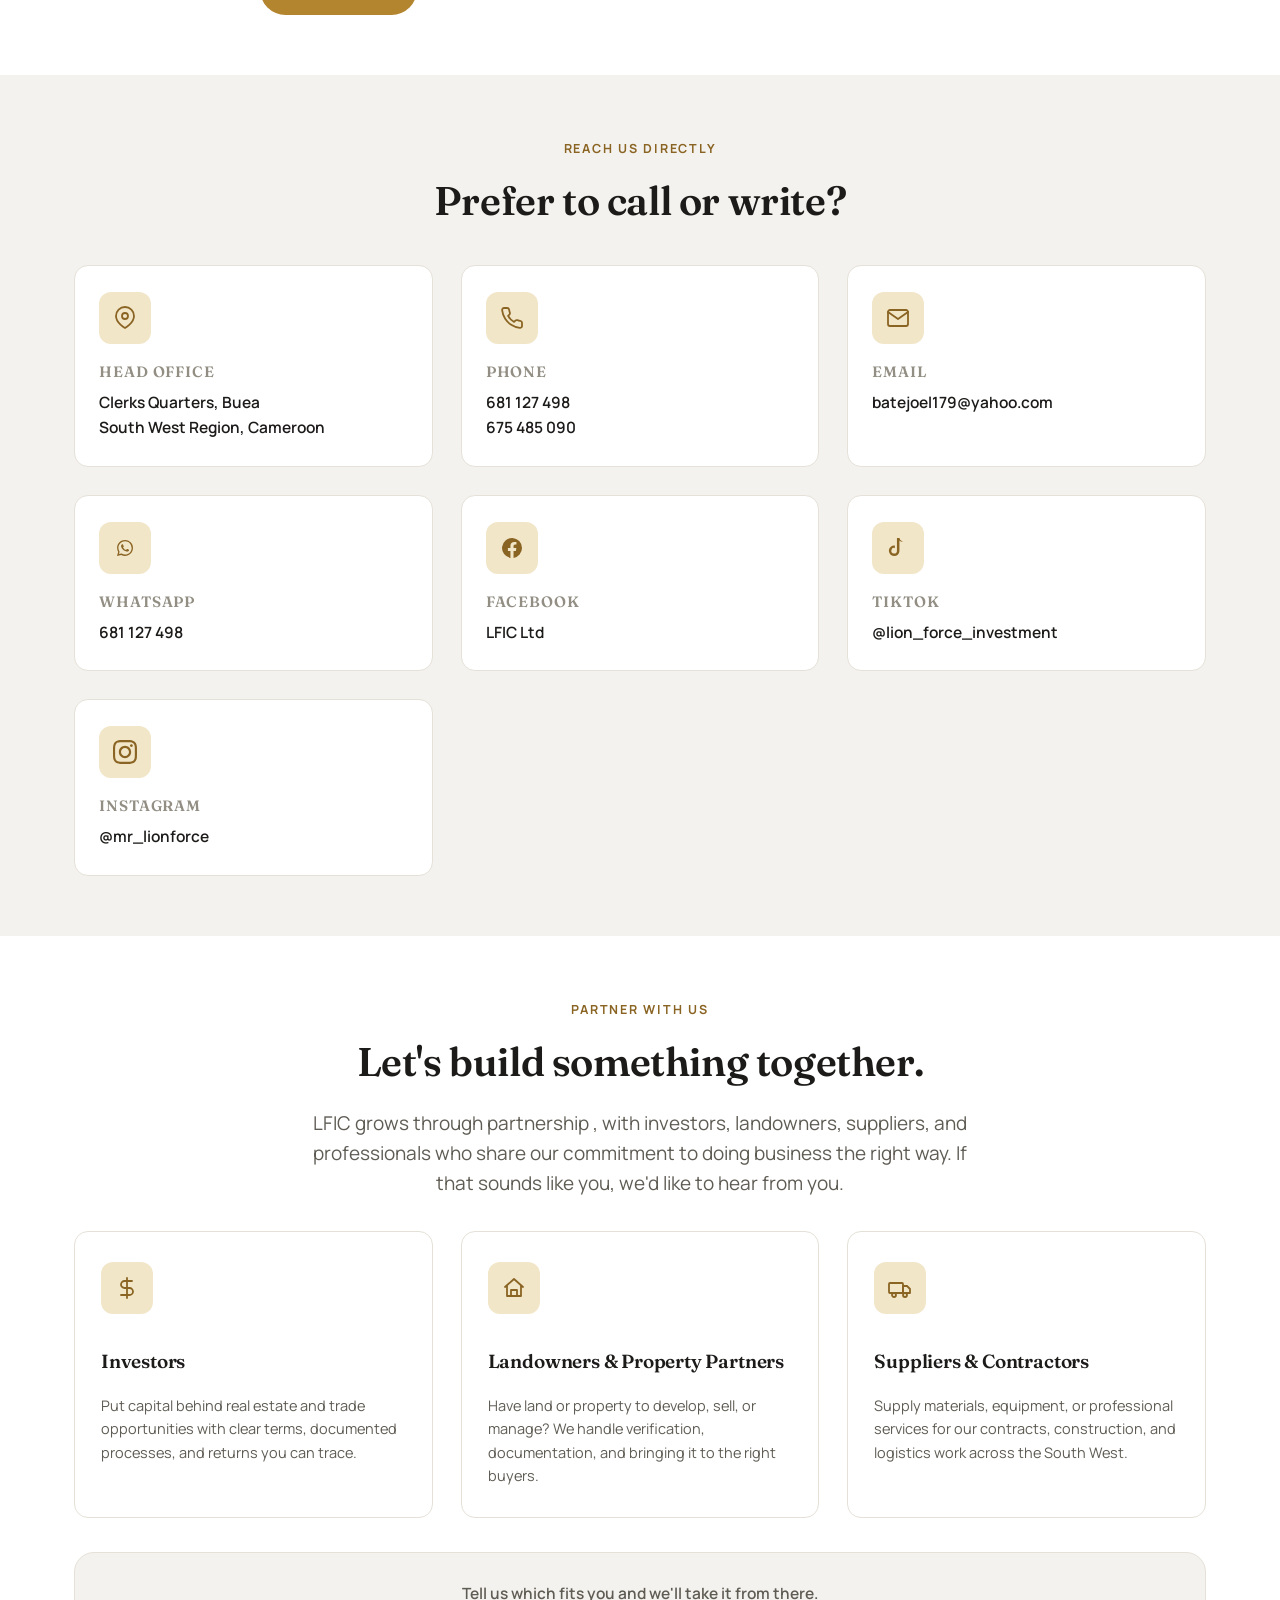
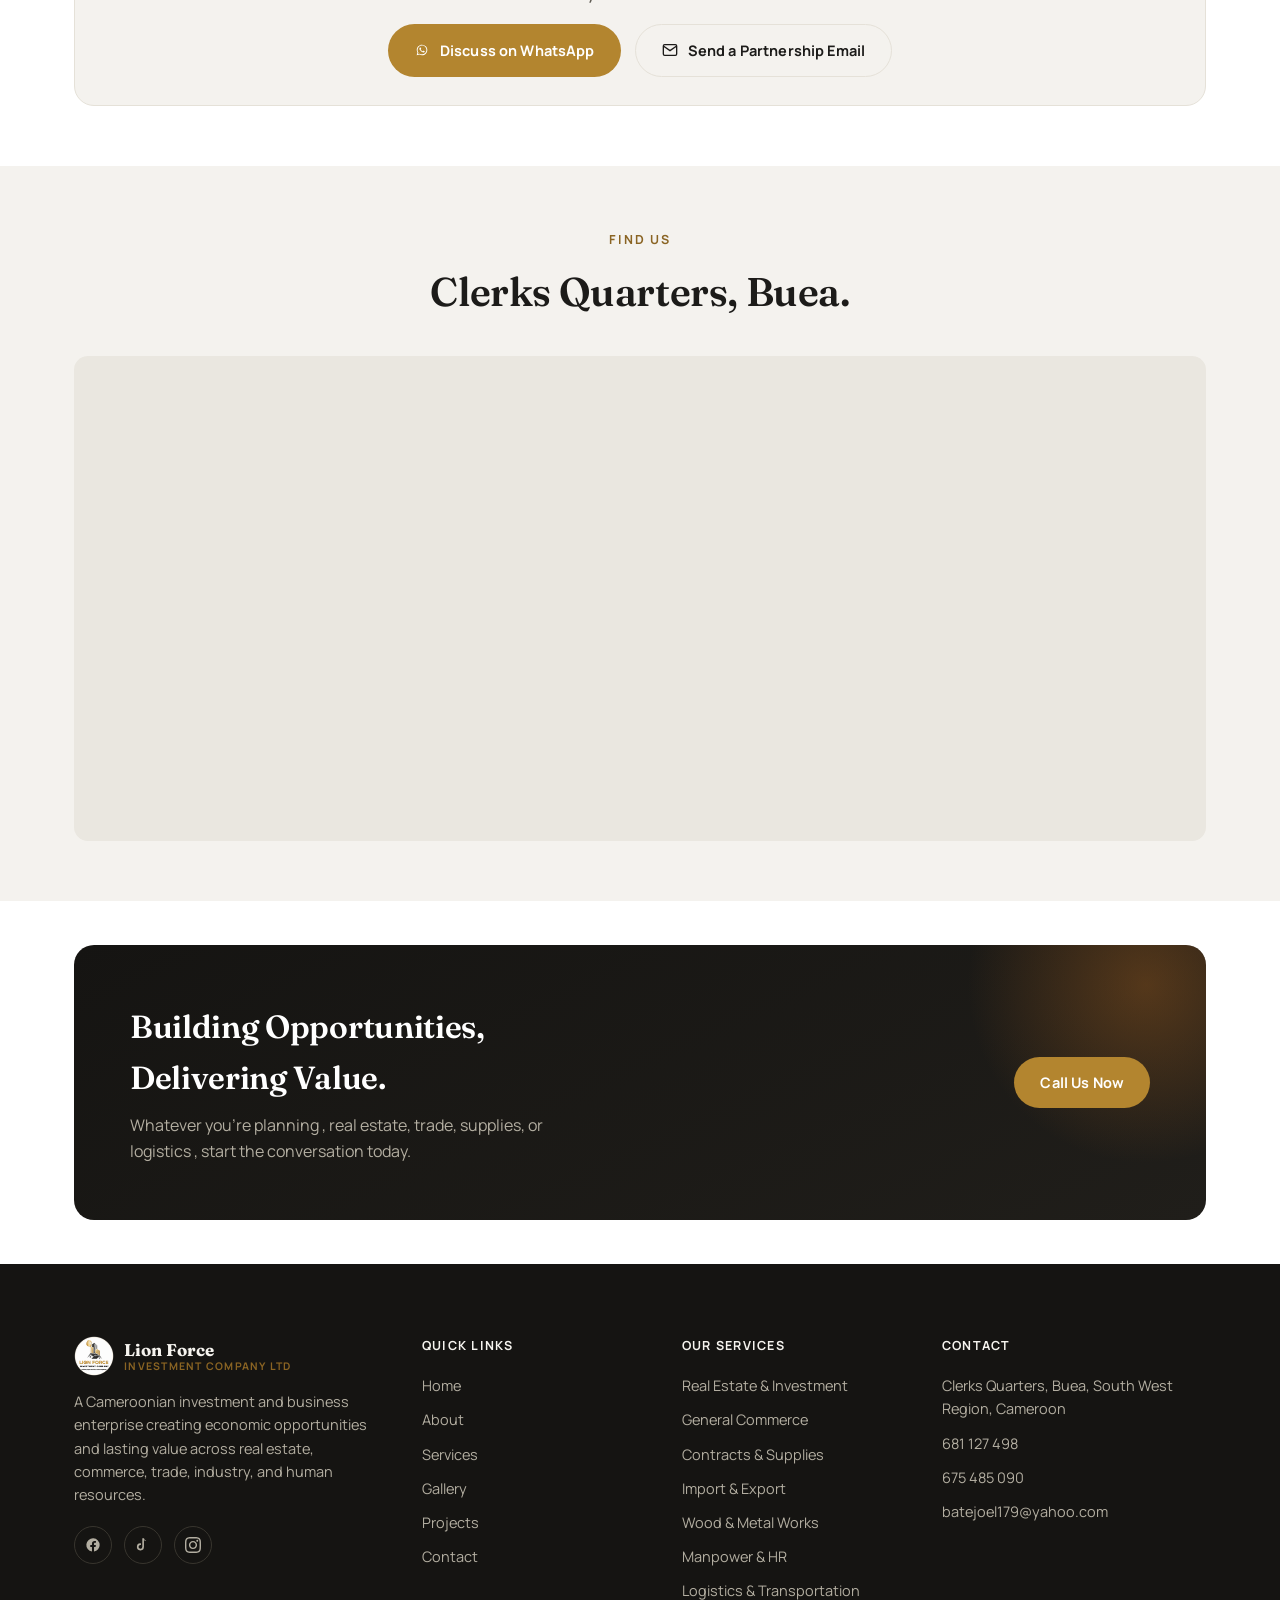
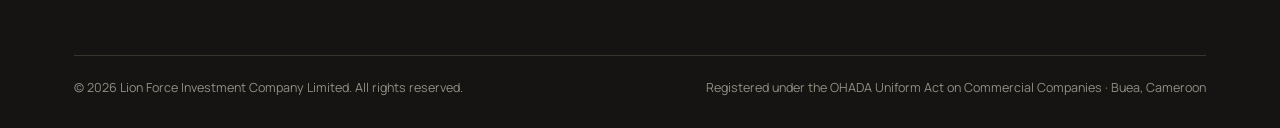
<file: contact.html>
<!doctype html>
<html lang="en">
<head>
<meta charset="UTF-8">
<meta name="viewport" content="width=device-width, initial-scale=1">
<title data-i18n="meta.contactTitle">Contact Us | Lion Force Investment Company Ltd</title>
<meta name="description" data-i18n-content="meta.contactDesc" content="Get in touch with Lion Force Investment Company Limited , Clerks Quarters, Buea, South West Region, Cameroon. Call, email, or find us on the map.">
<link rel="canonical" href="https://lionforceinvestment.com/contact.html">
<link rel="icon" type="image/png" href="assets/images/logo.png">
<link rel="preconnect" href="https://fonts.googleapis.com">
<link rel="preconnect" href="https://fonts.gstatic.com" crossorigin>
<link href="https://fonts.googleapis.com/css2?family=Fraunces:ital,opsz,wght@0,9..144,500;0,9..144,600;0,9..144,700;1,9..144,500&family=Manrope:wght@400;500;600;700;800&display=swap" rel="stylesheet">
<link rel="stylesheet" href="assets/css/style.css">

<meta property="og:type" content="website">
<meta property="og:site_name" content="Lion Force Investment Company Ltd">
<meta property="og:title" content="Contact Us | Lion Force Investment Company Ltd">
<meta property="og:description" content="Get in touch with Lion Force Investment Company Limited , Clerks Quarters, Buea, South West Region, Cameroon. Call, email, or find us on the map.">
<meta property="og:url" content="https://lionforceinvestment.com/contact.html">
<meta property="og:image" content="https://lionforceinvestment.com/assets/images/logo.png">
<meta name="twitter:card" content="summary">

<script type="application/ld+json">
{
  "@context": "https://schema.org",
  "@type": "BreadcrumbList",
  "itemListElement": [
    { "@type": "ListItem", "position": 1, "name": "Home", "item": "https://lionforceinvestment.com/" },
    { "@type": "ListItem", "position": 2, "name": "Contact", "item": "https://lionforceinvestment.com/contact.html" }
  ]
}
</script>
</head>
<body>

<header class="site-header">
  <div class="nav-backdrop"></div>
  <div class="container nav">
    <a href="index.html" class="brand">
      <img class="brand-mark" src="assets/images/logo.png" data-ph="logo.png" alt="Lion Force Investment Company Ltd logo">
      <span class="brand-text"><strong>Lion Force</strong><span>Investment Company Ltd</span></span>
    </a>
    <nav class="nav-links" id="navLinks">
      <a href="index.html" data-i18n="common.navHome">Home</a>
      <a href="about.html" data-i18n="common.navAbout">About</a>
      <a href="services.html" data-i18n="common.navServices">Services</a>
      <a href="gallery.html" data-i18n="common.navGallery">Gallery</a>
      <a href="projects.html" data-i18n="common.navProjects">Projects</a>
      <a href="contact.html" class="nav-link-mobile" data-i18n="common.getInTouch">Get in Touch</a>
      <div class="nav-lang">
        <button type="button" class="lang-toggle" aria-haspopup="true" aria-expanded="false">
          <span data-i18n="common.navLanguage">Language</span>
          <span class="lang-current">EN</span>
          <svg class="lang-caret" viewBox="0 0 24 24" width="12" height="12" fill="none" stroke="currentColor" stroke-width="2.4"><path d="M6 9l6 6 6-6"/></svg>
        </button>
        <div class="lang-menu">
          <button type="button" class="lang-option is-active" data-lang="en">
            <span data-i18n="common.langEnglish">English</span>
            <span class="lang-check">✓</span>
          </button>
          <button type="button" class="lang-option" data-lang="fr">
            <span data-i18n="common.langFrench">Français</span>
            <span class="lang-check">✓</span>
          </button>
        </div>
      </div>
    </nav>
    <div class="nav-cta">
      <a href="contact.html" class="btn btn--primary" data-i18n="common.getInTouch">Get in Touch</a>
      <div class="lang-switch" role="group" aria-label="Language">
        <button type="button" class="lang-option lang-switch-btn is-active" data-lang="en" aria-label="Switch to English" data-i18n-aria-label="common.switchToEnglish">
          <svg class="lang-flag" viewBox="0 0 60 30" aria-hidden="true">
            <clipPath id="lfic-uk"><path d="M0,0 v30 h60 v-30 z"/></clipPath>
            <g clip-path="url(#lfic-uk)">
              <path d="M0,0 v30 h60 v-30 z" fill="#012169"/>
              <path d="M0,0 L60,30 M60,0 L0,30" stroke="#fff" stroke-width="6"/>
              <path d="M0,0 L60,30 M60,0 L0,30" stroke="#C8102E" stroke-width="4"/>
              <path d="M30,0 v30 M0,15 h60" stroke="#fff" stroke-width="10"/>
              <path d="M30,0 v30 M0,15 h60" stroke="#C8102E" stroke-width="6"/>
            </g>
          </svg>
          <span>EN</span>
        </button>
        <button type="button" class="lang-option lang-switch-btn" data-lang="fr" aria-label="Passer au francais" data-i18n-aria-label="common.switchToFrench">
          <svg class="lang-flag" viewBox="0 0 3 2" aria-hidden="true">
            <rect width="1" height="2" fill="#002395"/>
            <rect x="1" width="1" height="2" fill="#ffffff"/>
            <rect x="2" width="1" height="2" fill="#ED2939"/>
          </svg>
          <span>FR</span>
        </button>
      </div>
      <button class="nav-toggle" id="navToggle" aria-label="Toggle menu" data-i18n-aria-label="common.toggleMenu" aria-expanded="false">
        <svg viewBox="0 0 24 24" width="22" height="22">
          <line class="bar bar1" x1="3" y1="6" x2="21" y2="6"/>
          <line class="bar bar2" x1="3" y1="12" x2="21" y2="12"/>
          <line class="bar bar3" x1="3" y1="18" x2="21" y2="18"/>
        </svg>
      </button>
    </div>
  </div>
</header>

<main>

  <section class="statement">
    <div class="statement-blob statement-blob--a"></div>
    <div class="statement-blob statement-blob--b"></div>
    <div class="statement-watermark" aria-hidden="true">LFIC</div>
    <div class="container statement-inner">
      <span class="eyebrow" data-i18n="contact.statementEyebrow">Let's Talk</span>
      <h1 class="statement-headline" data-typewriter="GET IN TOUCH" data-i18n-typewriter="contact.statementHeadline">GET IN TOUCH</h1>
      <p class="statement-sub" data-i18n="contact.statementSub">Whatever you're planning , real estate, trade, supplies, or logistics , start the conversation today.</p>
    </div>
  </section>

  <section class="section">
    <div class="container">
      <div class="section-head section-head--center reveal">
        <span class="eyebrow" data-i18n="contact.formEyebrow">Send a Message</span>
        <h2 data-i18n="contact.formTitle">Tell us what you need.</h2>
        <p class="text-lead" style="margin:0 auto;" data-i18n="contact.formLead">Fill in the form below and it goes straight to our inbox , we typically reply within a business day or two.</p>
      </div>

      <form class="contact-form reveal" id="contactForm" action="mailto:batejoel179@yahoo.com" method="post" enctype="text/plain" style="max-width:760px;margin:0 auto;">
        <input type="text" name="_honey" class="hp-field" tabindex="-1" autocomplete="off">

        <div class="form-row">
          <div class="field">
            <label for="cf-name" data-i18n="contact.labelName">Full Name</label>
            <input id="cf-name" type="text" name="Name" required>
          </div>
          <div class="field">
            <label for="cf-email" data-i18n="contact.labelEmail">Email Address</label>
            <input id="cf-email" type="email" name="Email" required>
          </div>
        </div>

        <div class="form-row">
          <div class="field">
            <label for="cf-phone" data-i18n="contact.labelPhone">Phone Number</label>
            <input id="cf-phone" type="tel" name="Phone">
          </div>
          <div class="field">
            <label for="cf-subject" data-i18n="contact.labelSubject">Subject</label>
            <input id="cf-subject" type="text" name="Subject" placeholder="e.g. Real Estate Enquiry" data-i18n-placeholder="contact.placeholderSubject">
          </div>
        </div>

        <div class="field">
          <label for="cf-message" data-i18n="contact.labelMessage">Message</label>
          <textarea id="cf-message" name="Message" required placeholder="Tell us what you're looking to build, buy, move, or grow…" data-i18n-placeholder="contact.placeholderMessage"></textarea>
        </div>

        <div class="form-actions">
          <button type="submit" class="btn btn--primary" data-i18n="contact.btnSend">Send Message</button>
          <span class="form-status" role="status" aria-live="polite"></span>
        </div>
      </form>
    </div>
  </section>

  <section class="section section--alt">
    <div class="container">
      <div class="section-head section-head--center reveal">
        <span class="eyebrow" data-i18n="contact.reachEyebrow">Reach Us Directly</span>
        <h2 data-i18n="contact.reachTitle">Prefer to call or write?</h2>
      </div>
      <div class="grid grid--3 reveal-stagger">
        <div class="contact-card reveal" style="--i:0">
          <div class="icon-badge" style="margin:0;">
            <svg viewBox="0 0 24 24"><path d="M21 10c0 7-9 12-9 12s-9-5-9-12a9 9 0 0 1 18 0z"/><circle cx="12" cy="10" r="3"/></svg>
          </div>
          <div>
            <h3 data-i18n="contact.cardOfficeTitle">Head Office</h3>
            <p data-i18n-html="contact.cardOfficeText">Clerks Quarters, Buea<br>South West Region, Cameroon</p>
          </div>
        </div>

        <div class="contact-card reveal" style="--i:1">
          <div class="icon-badge" style="margin:0;">
            <svg viewBox="0 0 24 24"><path d="M22 16.92v3a2 2 0 0 1-2.18 2 19.79 19.79 0 0 1-8.63-3.07 19.5 19.5 0 0 1-6-6 19.79 19.79 0 0 1-3.07-8.67A2 2 0 0 1 4.11 2h3a2 2 0 0 1 2 1.72c.127.96.362 1.903.7 2.81a2 2 0 0 1-.45 2.11L8.09 9.91a16 16 0 0 0 6 6l1.27-1.27a2 2 0 0 1 2.11-.45c.907.338 1.85.573 2.81.7A2 2 0 0 1 22 16.92z"/></svg>
          </div>
          <div>
            <h3 data-i18n="contact.cardPhoneTitle">Phone</h3>
            <p><a href="tel:+237681127498">681 127 498</a><br><a href="tel:+237675485090">675 485 090</a></p>
          </div>
        </div>

        <div class="contact-card reveal" style="--i:2">
          <div class="icon-badge" style="margin:0;">
            <svg viewBox="0 0 24 24"><path d="M22 6c0-1.1-.9-2-2-2H4a2 2 0 0 0-2 2v12a2 2 0 0 0 2 2h16a2 2 0 0 0 2-2V6z"/><path d="m22 6-10 7L2 6"/></svg>
          </div>
          <div>
            <h3 data-i18n="contact.cardEmailTitle">Email</h3>
            <p><a href="mailto:batejoel179@yahoo.com">batejoel179@yahoo.com</a></p>
          </div>
        </div>

        <a class="contact-card reveal" style="--i:3" href="https://wa.me/237681127498?text=Hello%20Lion%20Force%20Investment%20Company%2C%20I%27m%20reaching%20out%20from%20your%20website%20and%20would%20like%20to%20know%20more%20about%20your%20services." target="_blank" rel="noopener">
          <div class="icon-badge" style="margin:0;">
            <svg class="icon-fill" viewBox="0 0 24 24"><path d="M17.6 6.32A7.85 7.85 0 0 0 12.05 4c-4.37 0-7.93 3.56-7.93 7.94 0 1.4.37 2.77 1.06 3.97L4 20l4.2-1.1a7.9 7.9 0 0 0 3.85 1h.01c4.37 0 7.93-3.56 7.93-7.94 0-2.12-.83-4.11-2.34-5.61l-.05-.03zM12.05 18.53h-.01a6.6 6.6 0 0 1-3.36-.92l-.24-.14-2.5.65.67-2.44-.16-.25a6.58 6.58 0 0 1-1.01-3.5c0-3.63 2.96-6.6 6.61-6.6 1.76 0 3.42.69 4.67 1.94a6.55 6.55 0 0 1 1.93 4.67c0 3.64-2.96 6.6-6.6 6.6zm3.6-4.95c-.2-.1-1.17-.58-1.35-.64-.18-.07-.31-.1-.44.1-.13.2-.51.64-.62.77-.11.13-.23.15-.43.05-.2-.1-.83-.31-1.58-.98-.58-.52-.98-1.16-1.09-1.36-.11-.2-.01-.31.09-.4.09-.09.2-.23.3-.35.1-.11.13-.2.2-.33.07-.13.03-.25-.02-.35-.05-.1-.44-1.06-.6-1.45-.16-.38-.32-.33-.44-.33-.11 0-.24-.02-.37-.02-.13 0-.34.05-.52.25-.18.2-.68.66-.68 1.62 0 .96.7 1.88.8 2.01.1.13 1.37 2.1 3.32 2.94.46.2.83.32 1.11.41.47.15.89.13 1.23.08.38-.06 1.17-.48 1.33-.94.16-.46.16-.85.11-.94-.05-.09-.18-.14-.38-.24z"/></svg>
          </div>
          <div>
            <h3 data-i18n="contact.cardWhatsAppTitle">WhatsApp</h3>
            <p>681 127 498</p>
          </div>
        </a>

        <a class="contact-card reveal" style="--i:4" href="https://www.facebook.com/LFICltd26" target="_blank" rel="noopener">
          <div class="icon-badge" style="margin:0;">
            <svg class="icon-fill" viewBox="0 0 24 24"><path d="M22 12a10 10 0 1 0-11.56 9.88v-6.99H7.9V12h2.54V9.8c0-2.5 1.49-3.89 3.77-3.89 1.09 0 2.23.2 2.23.2v2.45h-1.26c-1.24 0-1.63.77-1.63 1.56V12h2.78l-.44 2.89h-2.34v6.99A10 10 0 0 0 22 12z"/></svg>
          </div>
          <div>
            <h3 data-i18n="contact.cardFacebookTitle">Facebook</h3>
            <p>LFIC Ltd</p>
          </div>
        </a>

        <a class="contact-card reveal" style="--i:5" href="https://www.tiktok.com/@lion_force_investment" target="_blank" rel="noopener">
          <div class="icon-badge" style="margin:0;">
            <svg class="icon-fill" viewBox="0 0 24 24"><path d="M16.6 5.82a4.28 4.28 0 0 1-3.16-1.36V14.8a5.3 5.3 0 1 1-4.55-5.25v2.5a2.8 2.8 0 1 0 2.05 2.7V2h2.5a4.28 4.28 0 0 0 3.16 3.6v2.4a6.6 6.6 0 0 1 0 0z"/></svg>
          </div>
          <div>
            <h3 data-i18n="contact.cardTikTokTitle">TikTok</h3>
            <p>@lion_force_investment</p>
          </div>
        </a>

        <a class="contact-card reveal" style="--i:6" href="https://www.instagram.com/mr_lionforce/" target="_blank" rel="noopener">
          <div class="icon-badge" style="margin:0;">
            <svg class="icon-fill" viewBox="0 0 24 24"><path d="M12 0C8.74 0 8.333.015 7.053.072 5.775.132 4.905.333 4.14.63c-.789.306-1.459.717-2.126 1.384S.935 3.35.63 4.14C.333 4.905.131 5.775.072 7.053.012 8.333 0 8.74 0 12s.015 3.667.072 4.947c.06 1.277.261 2.148.558 2.913.306.788.717 1.459 1.384 2.126.667.666 1.336 1.079 2.126 1.384.766.296 1.636.499 2.913.558C8.333 23.988 8.74 24 12 24s3.667-.015 4.947-.072c1.277-.06 2.148-.262 2.913-.558.788-.306 1.459-.718 2.126-1.384.666-.667 1.079-1.335 1.384-2.126.296-.765.499-1.636.558-2.913.06-1.28.072-1.687.072-4.947s-.015-3.667-.072-4.947c-.06-1.277-.262-2.149-.558-2.913-.306-.789-.718-1.459-1.384-2.126C21.319 1.347 20.651.935 19.86.63c-.765-.297-1.636-.499-2.913-.558C15.667.012 15.26 0 12 0zm0 2.16c3.203 0 3.585.016 4.85.071 1.17.055 1.805.249 2.227.415.562.217.96.477 1.382.896.419.42.679.819.896 1.381.164.422.36 1.057.413 2.227.057 1.266.07 1.646.07 4.85s-.015 3.585-.074 4.85c-.061 1.17-.256 1.805-.421 2.227-.224.562-.479.96-.899 1.382-.419.419-.824.679-1.38.896-.42.164-1.065.36-2.235.413-1.274.057-1.649.07-4.859.07-3.211 0-3.586-.015-4.859-.074-1.171-.061-1.816-.256-2.236-.421-.569-.224-.96-.479-1.379-.899-.421-.419-.69-.824-.9-1.38-.165-.42-.359-1.065-.42-2.235-.045-1.26-.061-1.649-.061-4.844 0-3.196.016-3.586.061-4.861.061-1.17.255-1.814.42-2.234.21-.57.479-.96.9-1.381.419-.419.81-.689 1.379-.898.42-.166 1.051-.361 2.221-.421 1.275-.045 1.65-.06 4.859-.06l.045.03zm0 3.678c-3.405 0-6.162 2.76-6.162 6.162 0 3.405 2.76 6.162 6.162 6.162 3.405 0 6.162-2.76 6.162-6.162 0-3.405-2.76-6.162-6.162-6.162zM12 16c-2.21 0-4-1.79-4-4s1.79-4 4-4 4 1.79 4 4-1.79 4-4 4zm7.846-10.405c0 .795-.646 1.44-1.44 1.44-.795 0-1.44-.646-1.44-1.44 0-.794.646-1.439 1.44-1.439.793-.001 1.44.645 1.44 1.439z"/></svg>
          </div>
          <div>
            <h3 data-i18n="contact.cardInstagramTitle">Instagram</h3>
            <p>@mr_lionforce</p>
          </div>
        </a>
      </div>
    </div>
  </section>

  <section class="section">
    <div class="container">
      <div class="section-head section-head--center reveal">
        <span class="eyebrow" data-i18n="partner.eyebrow">Partner With Us</span>
        <h2 data-i18n="partner.title">Let's build something together.</h2>
        <p class="text-lead" style="margin:0 auto;" data-i18n="partner.lead">LFIC grows through partnership , with investors, landowners, suppliers, and professionals who share our commitment to doing business the right way. If that sounds like you, we'd like to hear from you.</p>
      </div>

      <div class="grid grid--3 reveal-stagger">
        <div class="card partner-card reveal" style="--i:0">
          <div class="icon-badge"><svg viewBox="0 0 24 24"><path d="M12 2v20"/><path d="M17 5H9.5a3.5 3.5 0 0 0 0 7h5a3.5 3.5 0 0 1 0 7H6"/></svg></div>
          <h3 data-i18n="partner.card1Title">Investors</h3>
          <p data-i18n="partner.card1Desc">Put capital behind real estate and trade opportunities with clear terms, documented processes, and returns you can trace.</p>
        </div>
        <div class="card partner-card reveal" style="--i:1">
          <div class="icon-badge"><svg viewBox="0 0 24 24"><path d="M3 11l9-8 9 8"/><path d="M5 10v10h14V10"/><path d="M9 20v-6h6v6"/></svg></div>
          <h3 data-i18n="partner.card2Title">Landowners &amp; Property Partners</h3>
          <p data-i18n="partner.card2Desc">Have land or property to develop, sell, or manage? We handle verification, documentation, and bringing it to the right buyers.</p>
        </div>
        <div class="card partner-card reveal" style="--i:2">
          <div class="icon-badge"><svg viewBox="0 0 24 24"><rect x="1" y="7" width="14" height="10" rx="1"/><path d="M15 10h4l3 3v4h-7z"/><circle cx="6" cy="19" r="2"/><circle cx="17" cy="19" r="2"/></svg></div>
          <h3 data-i18n="partner.card3Title">Suppliers &amp; Contractors</h3>
          <p data-i18n="partner.card3Desc">Supply materials, equipment, or professional services for our contracts, construction, and logistics work across the South West.</p>
        </div>
      </div>

      <div class="partner-actions reveal">
        <p data-i18n="partner.ctaLead">Tell us which fits you and we'll take it from there.</p>
        <div class="partner-actions-row">
          <a class="btn btn--primary" target="_blank" rel="noopener"
             data-i18n-wa="partner.waMessage" data-wa-item="general"
             aria-label="Discuss a partnership on WhatsApp" data-i18n-aria-label="partner.waAria">
            <svg viewBox="0 0 24 24" width="16" height="16" fill="currentColor" aria-hidden="true"><path d="M17.6 6.32A7.85 7.85 0 0 0 12.05 4c-4.37 0-7.93 3.56-7.93 7.94 0 1.4.37 2.77 1.06 3.97L4 20l4.2-1.1a7.9 7.9 0 0 0 3.85 1h.01c4.37 0 7.93-3.56 7.93-7.94 0-2.12-.83-4.11-2.34-5.61l-.05-.03zM12.05 18.53h-.01a6.6 6.6 0 0 1-3.36-.92l-.24-.14-2.5.65.67-2.44-.16-.25a6.58 6.58 0 0 1-1.01-3.5c0-3.63 2.96-6.6 6.61-6.6 1.76 0 3.42.69 4.67 1.94a6.55 6.55 0 0 1 1.93 4.67c0 3.64-2.96 6.6-6.6 6.6zm3.6-4.95c-.2-.1-1.17-.58-1.35-.64-.18-.07-.31-.1-.44.1-.13.2-.51.64-.62.77-.11.13-.23.15-.43.05-.2-.1-.83-.31-1.58-.98-.58-.52-.98-1.16-1.09-1.36-.11-.2-.01-.31.09-.4.09-.09.2-.23.3-.35.1-.11.13-.2.2-.33.07-.13.03-.25-.02-.35-.05-.1-.44-1.06-.6-1.45-.16-.38-.32-.33-.44-.33-.11 0-.24-.02-.37-.02-.13 0-.34.05-.52.25-.18.2-.68.66-.68 1.62 0 .96.7 1.88.8 2.01.1.13 1.37 2.1 3.32 2.94.46.2.83.32 1.11.41.47.15.89.13 1.23.08.38-.06 1.17-.48 1.33-.94.16-.46.16-.85.11-.94-.05-.09-.18-.14-.38-.24z"/></svg>
            <span data-i18n="partner.waBtn">Discuss on WhatsApp</span>
          </a>
          <a class="btn btn--ghost" data-i18n-mailto="partner.emailSubject" href="mailto:batejoel179@yahoo.com">
            <svg viewBox="0 0 24 24" width="16" height="16" fill="none" stroke="currentColor" stroke-width="2" aria-hidden="true"><path d="M22 6c0-1.1-.9-2-2-2H4a2 2 0 0 0-2 2v12a2 2 0 0 0 2 2h16a2 2 0 0 0 2-2V6z"/><path d="m22 6-10 7L2 6"/></svg>
            <span data-i18n="partner.emailBtn">Send a Partnership Email</span>
          </a>
        </div>
      </div>
    </div>
  </section>

  <section class="section section--alt">
    <div class="container">
      <div class="section-head section-head--center reveal">
        <span class="eyebrow" data-i18n="contact.findEyebrow">Find Us</span>
        <h2 data-i18n="contact.findTitle">Clerks Quarters, Buea.</h2>
      </div>
      <div class="media map-media reveal">
        <iframe class="map-frame" title="LFIC location map" loading="lazy" referrerpolicy="no-referrer-when-downgrade"
          src="https://www.google.com/maps?q=Clerks+Quarters,+Buea,+South+West+Region,+Cameroon&output=embed"></iframe>
      </div>
    </div>
  </section>

  <section class="section--tight">
    <div class="container">
      <div class="cta-band reveal">
        <div>
          <h2 data-i18n="contact.ctaTitle">Building Opportunities, Delivering Value.</h2>
          <p data-i18n="contact.ctaLead">Whatever you're planning , real estate, trade, supplies, or logistics , start the conversation today.</p>
        </div>
        <a href="tel:+237681127498" class="btn btn--primary" data-i18n="contact.ctaBtn">Call Us Now</a>
      </div>
    </div>
  </section>

</main>

<footer class="site-footer">
  <div class="container">
    <div class="footer-grid">
      <div class="footer-brand">
        <a href="index.html" class="brand">
          <img class="brand-mark" src="assets/images/logo.png" data-ph="logo.png" alt="Lion Force Investment Company Ltd logo">
          <span class="brand-text"><strong style="color:var(--on-dark);">Lion Force</strong><span>Investment Company Ltd</span></span>
        </a>
        <p data-i18n="common.footerTagline">A Cameroonian investment and business enterprise creating economic opportunities and lasting value across real estate, commerce, trade, industry, and human resources.</p>
        <div class="footer-social">
          <a href="https://www.facebook.com/LFICltd26" aria-label="Facebook" target="_blank" rel="noopener"><svg viewBox="0 0 24 24" fill="currentColor"><path d="M22 12a10 10 0 1 0-11.56 9.88v-6.99H7.9V12h2.54V9.8c0-2.5 1.49-3.89 3.77-3.89 1.09 0 2.23.2 2.23.2v2.45h-1.26c-1.24 0-1.63.77-1.63 1.56V12h2.78l-.44 2.89h-2.34v6.99A10 10 0 0 0 22 12z"/></svg></a>
          <a href="https://www.tiktok.com/@lion_force_investment" aria-label="TikTok" target="_blank" rel="noopener"><svg viewBox="0 0 24 24" fill="currentColor"><path d="M16.6 5.82a4.28 4.28 0 0 1-3.16-1.36V14.8a5.3 5.3 0 1 1-4.55-5.25v2.5a2.8 2.8 0 1 0 2.05 2.7V2h2.5a4.28 4.28 0 0 0 3.16 3.6v2.4a6.6 6.6 0 0 1 0 0z"/></svg></a>
          <a href="https://www.instagram.com/mr_lionforce/" aria-label="Instagram" target="_blank" rel="noopener"><svg viewBox="0 0 24 24" fill="currentColor"><path d="M12 0C8.74 0 8.333.015 7.053.072 5.775.132 4.905.333 4.14.63c-.789.306-1.459.717-2.126 1.384S.935 3.35.63 4.14C.333 4.905.131 5.775.072 7.053.012 8.333 0 8.74 0 12s.015 3.667.072 4.947c.06 1.277.261 2.148.558 2.913.306.788.717 1.459 1.384 2.126.667.666 1.336 1.079 2.126 1.384.766.296 1.636.499 2.913.558C8.333 23.988 8.74 24 12 24s3.667-.015 4.947-.072c1.277-.06 2.148-.262 2.913-.558.788-.306 1.459-.718 2.126-1.384.666-.667 1.079-1.335 1.384-2.126.296-.765.499-1.636.558-2.913.06-1.28.072-1.687.072-4.947s-.015-3.667-.072-4.947c-.06-1.277-.262-2.149-.558-2.913-.306-.789-.718-1.459-1.384-2.126C21.319 1.347 20.651.935 19.86.63c-.765-.297-1.636-.499-2.913-.558C15.667.012 15.26 0 12 0zm0 2.16c3.203 0 3.585.016 4.85.071 1.17.055 1.805.249 2.227.415.562.217.96.477 1.382.896.419.42.679.819.896 1.381.164.422.36 1.057.413 2.227.057 1.266.07 1.646.07 4.85s-.015 3.585-.074 4.85c-.061 1.17-.256 1.805-.421 2.227-.224.562-.479.96-.899 1.382-.419.419-.824.679-1.38.896-.42.164-1.065.36-2.235.413-1.274.057-1.649.07-4.859.07-3.211 0-3.586-.015-4.859-.074-1.171-.061-1.816-.256-2.236-.421-.569-.224-.96-.479-1.379-.899-.421-.419-.69-.824-.9-1.38-.165-.42-.359-1.065-.42-2.235-.045-1.26-.061-1.649-.061-4.844 0-3.196.016-3.586.061-4.861.061-1.17.255-1.814.42-2.234.21-.57.479-.96.9-1.381.419-.419.81-.689 1.379-.898.42-.166 1.051-.361 2.221-.421 1.275-.045 1.65-.06 4.859-.06l.045.03zm0 3.678c-3.405 0-6.162 2.76-6.162 6.162 0 3.405 2.76 6.162 6.162 6.162 3.405 0 6.162-2.76 6.162-6.162 0-3.405-2.76-6.162-6.162-6.162zM12 16c-2.21 0-4-1.79-4-4s1.79-4 4-4 4 1.79 4 4-1.79 4-4 4zm7.846-10.405c0 .795-.646 1.44-1.44 1.44-.795 0-1.44-.646-1.44-1.44 0-.794.646-1.439 1.44-1.439.793-.001 1.44.645 1.44 1.439z"/></svg></a>
        </div>
      </div>
      <div>
        <h4 data-i18n="common.footerQuickLinks">Quick Links</h4>
        <div class="footer-links">
          <a href="index.html" data-i18n="common.navHome">Home</a>
          <a href="about.html" data-i18n="common.navAbout">About</a>
          <a href="services.html" data-i18n="common.navServices">Services</a>
          <a href="gallery.html" data-i18n="common.navGallery">Gallery</a>
          <a href="projects.html" data-i18n="common.navProjects">Projects</a>
          <a href="contact.html" data-i18n="common.navContact">Contact</a>
        </div>
      </div>
      <div>
        <h4 data-i18n="common.footerOurServices">Our Services</h4>
        <div class="footer-links">
          <a href="services.html#real-estate" data-i18n="common.serviceRealEstate">Real Estate &amp; Investment</a>
          <a href="services.html#general-commerce" data-i18n="common.serviceGeneralCommerce">General Commerce</a>
          <a href="services.html#contracts-supplies" data-i18n="common.serviceContractsSupplies">Contracts &amp; Supplies</a>
          <a href="services.html#import-export" data-i18n="common.serviceImportExport">Import &amp; Export</a>
          <a href="services.html#wood-metal-works" data-i18n="common.serviceWoodMetal">Wood &amp; Metal Works</a>
          <a href="services.html#manpower-hr" data-i18n="common.serviceManpowerHR">Manpower &amp; HR</a>
          <a href="services.html#logistics" data-i18n="common.serviceLogistics">Logistics &amp; Transportation</a>
        </div>
      </div>
      <div>
        <h4 data-i18n="common.footerContact">Contact</h4>
        <div class="footer-links">
          <a href="https://maps.google.com/?q=Clerks+Quarters,+Buea,+South+West+Region,+Cameroon" target="_blank" rel="noopener" data-i18n="common.footerAddress">Clerks Quarters, Buea, South West Region, Cameroon</a>
          <a href="tel:+237681127498">681 127 498</a>
          <a href="tel:+237675485090">675 485 090</a>
          <a href="mailto:batejoel179@yahoo.com">batejoel179@yahoo.com</a>
        </div>
      </div>
    </div>
    <div class="footer-bottom">
      <span data-i18n="common.footerCopyright">&copy; 2026 Lion Force Investment Company Limited. All rights reserved.</span>
      <span data-i18n="common.footerRegistered">Registered under the OHADA Uniform Act on Commercial Companies · Buea, Cameroon</span>
    </div>
  </div>
</footer>

<button class="to-top" aria-label="Back to top" data-i18n-aria-label="common.backToTop">
  <svg viewBox="0 0 24 24" fill="none" stroke="currentColor" stroke-width="2.4"><path d="M12 19V5M5 12l7-7 7 7"/></svg>
</button>

<script src="assets/js/i18n.js"></script>
<script src="assets/js/main.js"></script>
</body>
</html>
</file>
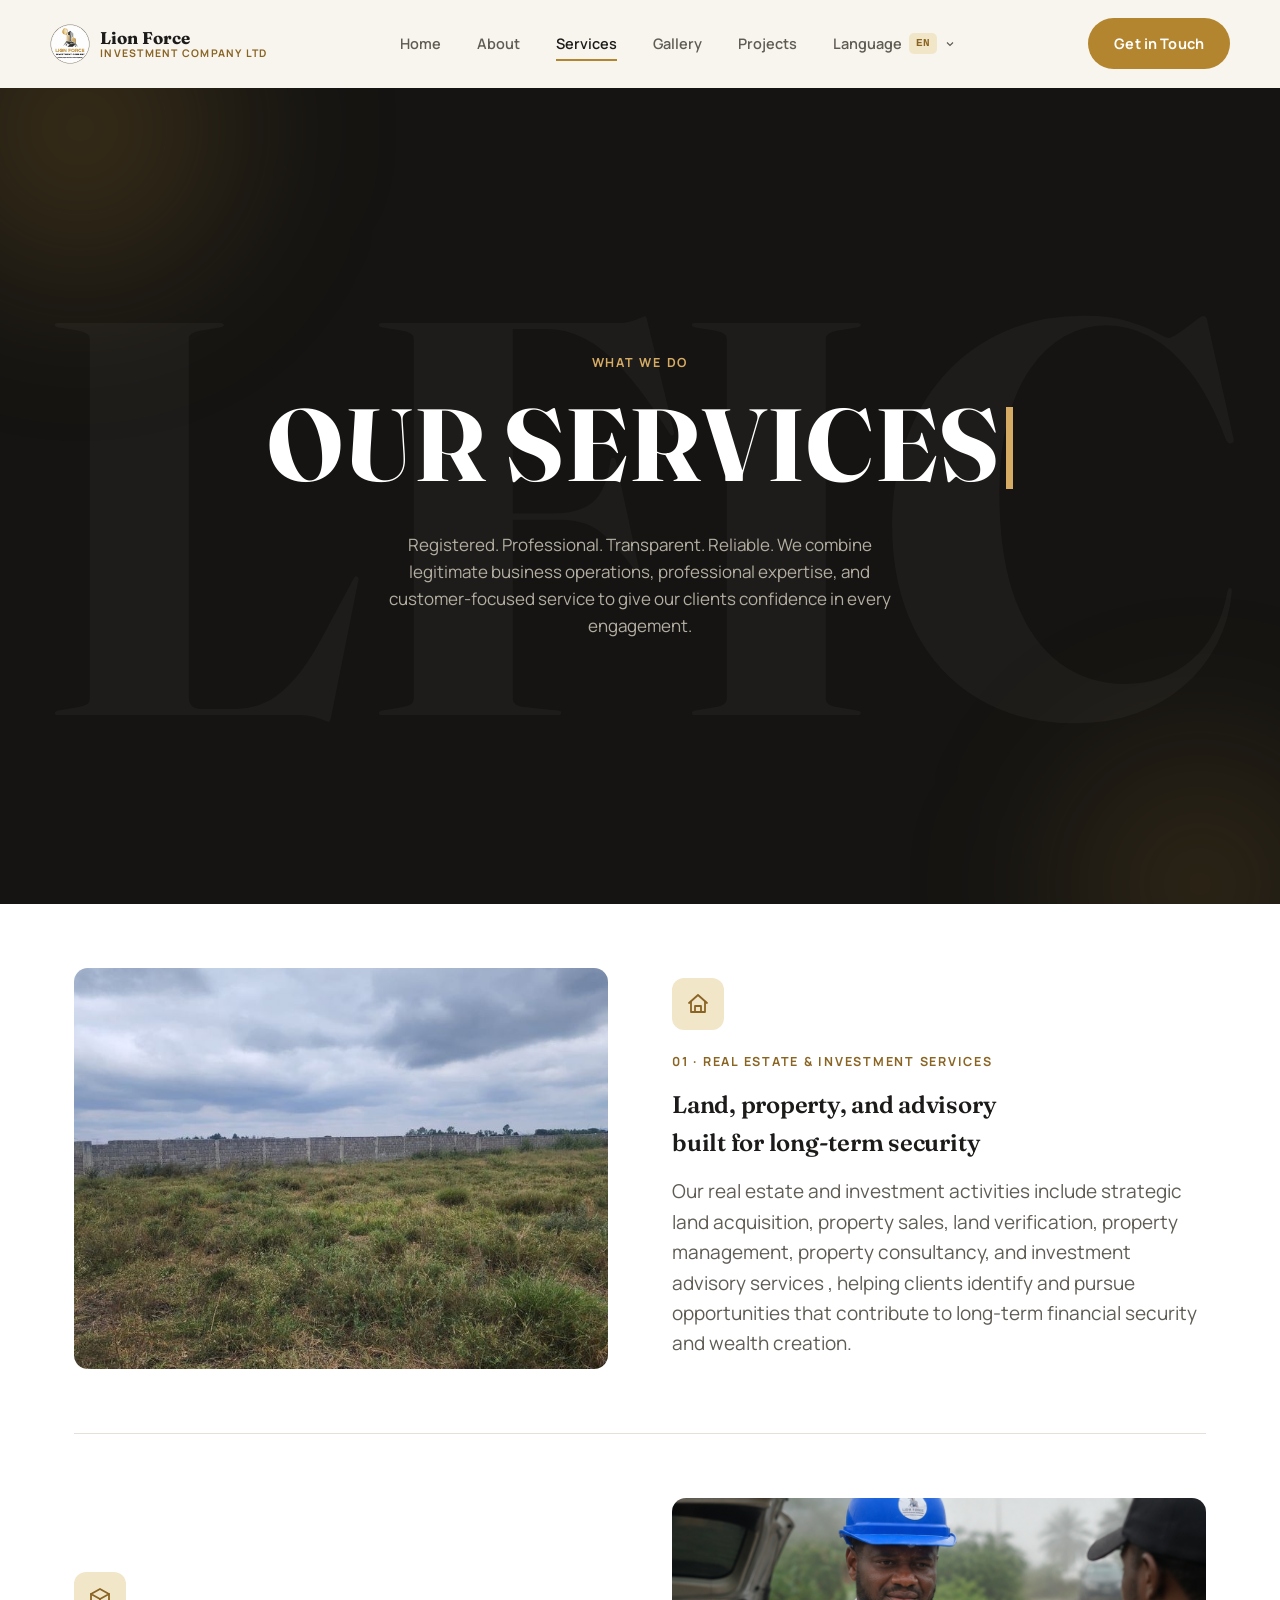
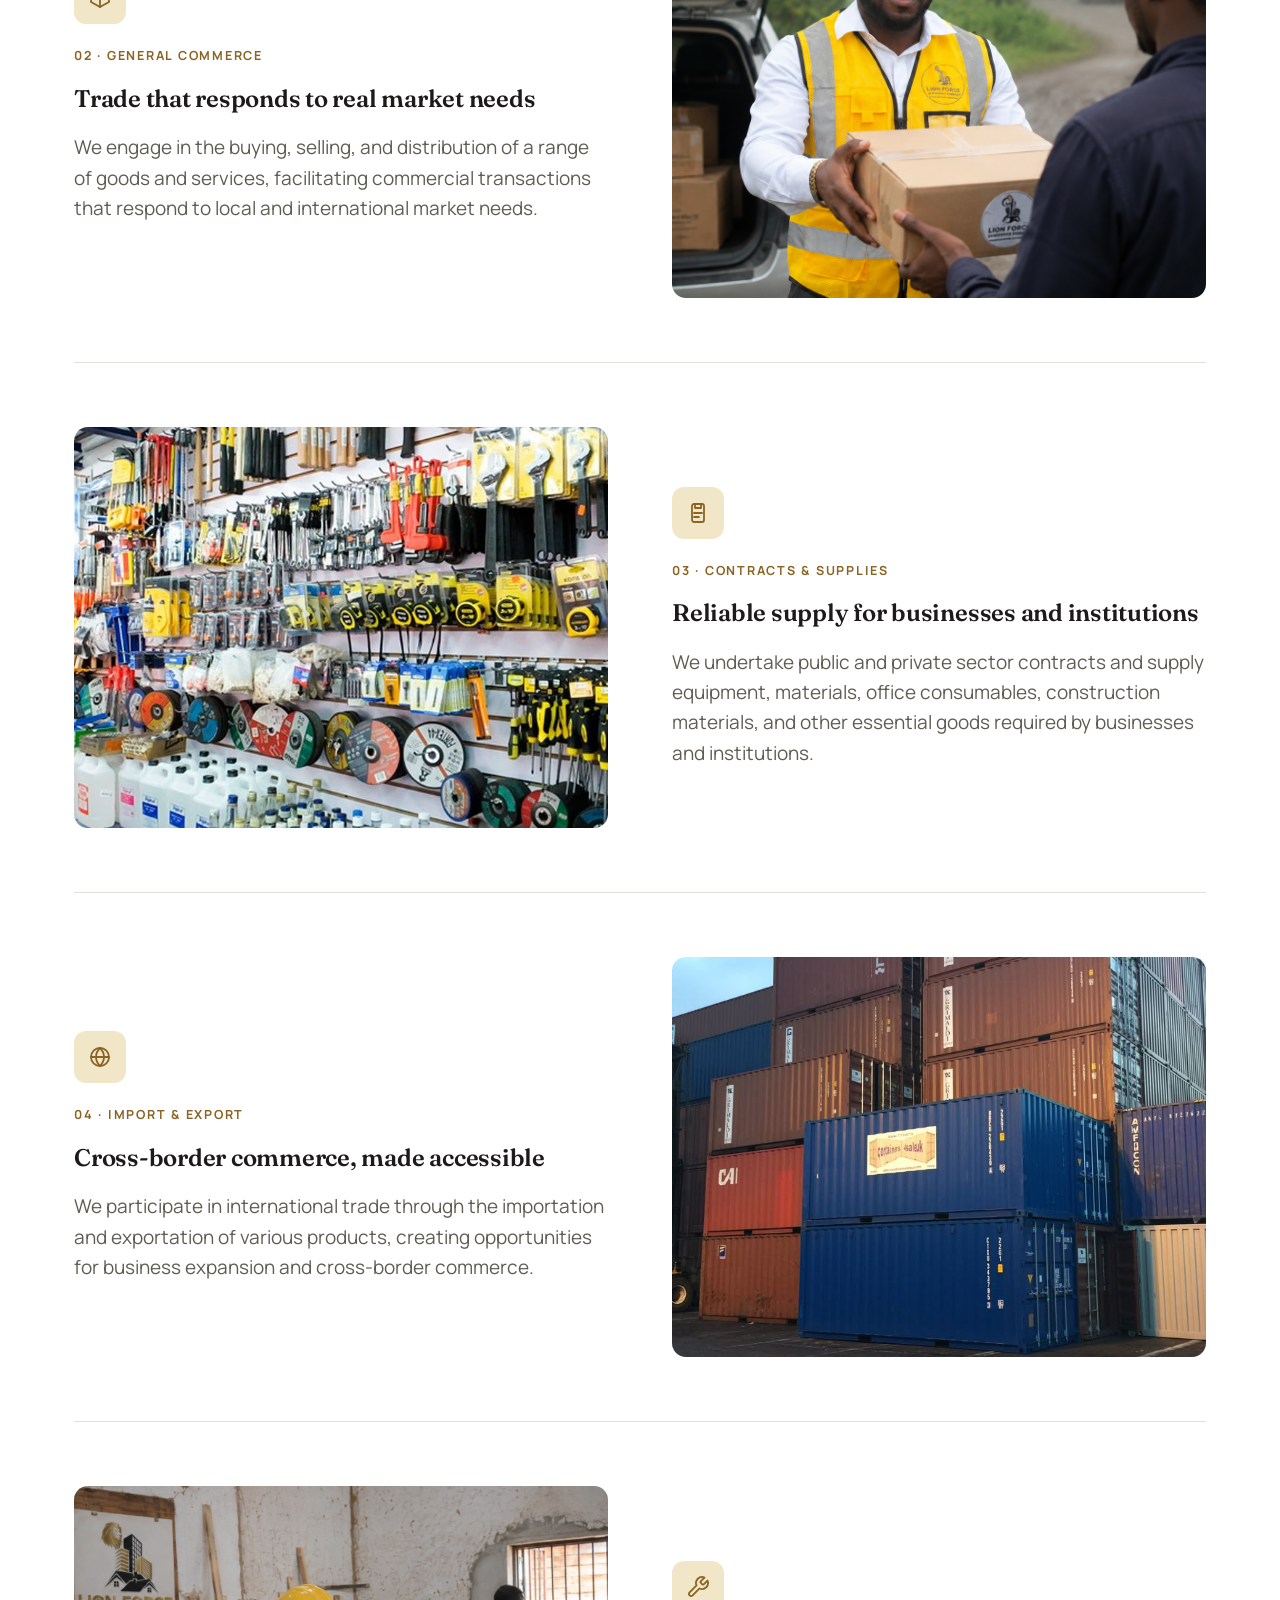
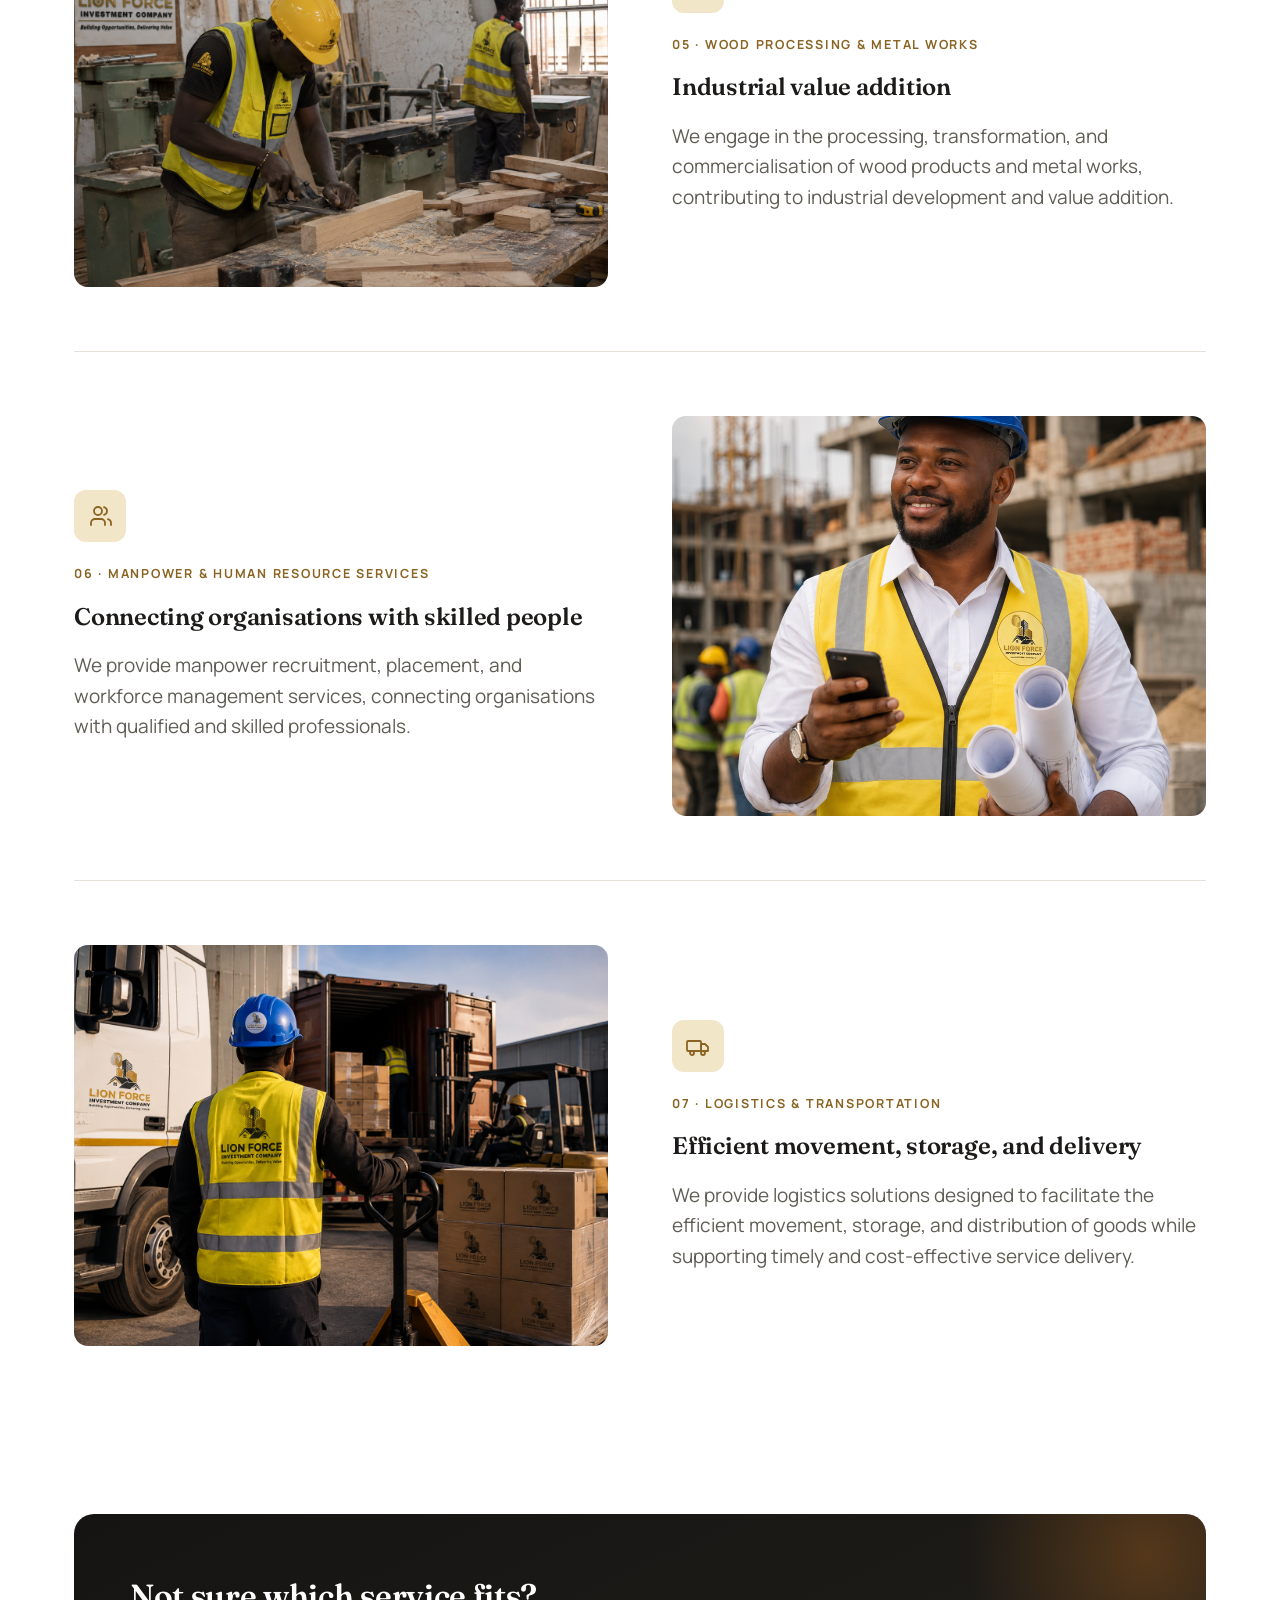
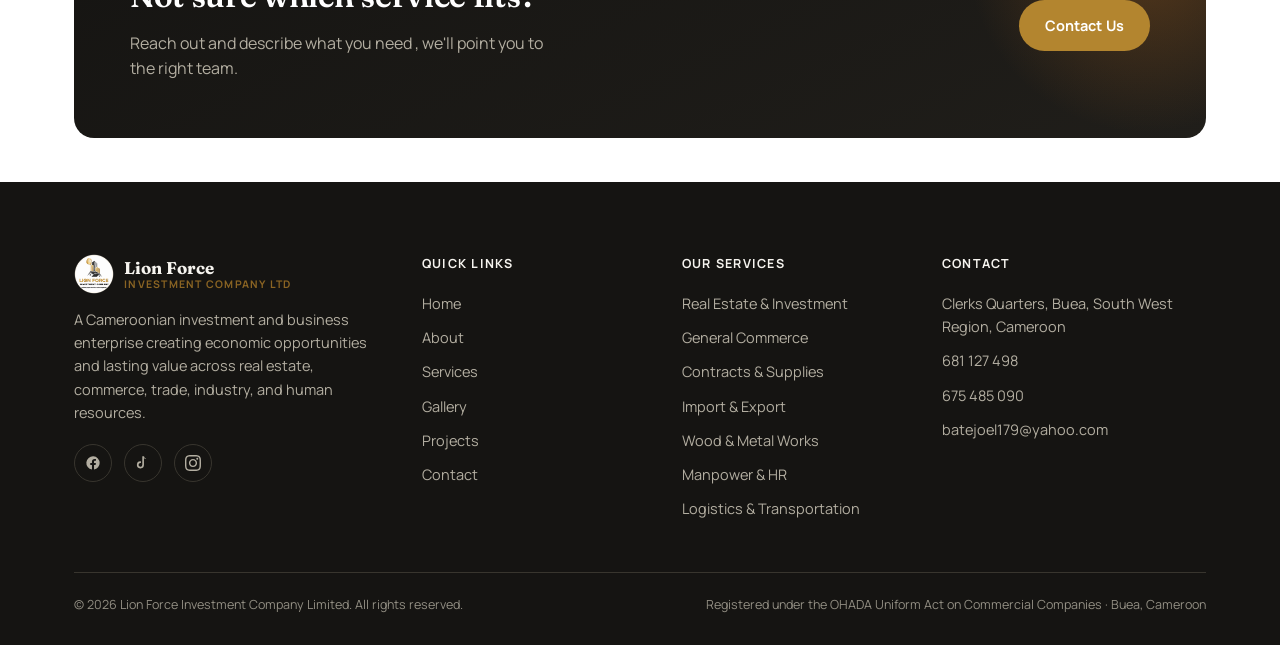
<file: services.html>
<!doctype html>
<html lang="en">
<head>
<meta charset="UTF-8">
<meta name="viewport" content="width=device-width, initial-scale=1">
<title data-i18n="meta.servicesTitle">Our Services | Lion Force Investment Company Ltd</title>
<meta name="description" data-i18n-content="meta.servicesDesc" content="Real estate & investment, general commerce, contracts & supplies, import & export, wood processing & metal works, manpower & HR, and logistics , explore LFIC's seven service sectors.">
<link rel="canonical" href="https://lionforceinvestment.com/services.html">
<link rel="icon" type="image/png" href="assets/images/logo.png">
<link rel="preconnect" href="https://fonts.googleapis.com">
<link rel="preconnect" href="https://fonts.gstatic.com" crossorigin>
<link href="https://fonts.googleapis.com/css2?family=Fraunces:ital,opsz,wght@0,9..144,500;0,9..144,600;0,9..144,700;1,9..144,500&family=Manrope:wght@400;500;600;700;800&display=swap" rel="stylesheet">
<link rel="stylesheet" href="assets/css/style.css">

<meta property="og:type" content="website">
<meta property="og:site_name" content="Lion Force Investment Company Ltd">
<meta property="og:title" content="Our Services | Lion Force Investment Company Ltd">
<meta property="og:description" content="Real estate & investment, general commerce, contracts & supplies, import & export, wood processing & metal works, manpower & HR, and logistics , explore LFIC's seven service sectors.">
<meta property="og:url" content="https://lionforceinvestment.com/services.html">
<meta property="og:image" content="https://lionforceinvestment.com/assets/images/logo.png">
<meta name="twitter:card" content="summary">

<script type="application/ld+json">
  
{
  "@context": "https://schema.org",
  "@type": "BreadcrumbList",
  "itemListElement": [
    { "@type": "ListItem", "position": 1, "name": "Home", "item": "https://lionforceinvestment.com/" },
    { "@type": "ListItem", "position": 2, "name": "Services", "item": "https://lionforceinvestment.com/services.html" }
  ]
}
</script>
</head>
<body>

<header class="site-header">
  <div class="nav-backdrop"></div>
  <div class="container nav">
    <a href="index.html" class="brand">
      <img class="brand-mark" src="assets/images/logo.png" data-ph="logo.png" alt="Lion Force Investment Company Ltd logo">
      <span class="brand-text"><strong>Lion Force</strong><span>Investment Company Ltd</span></span>
    </a>
    <nav class="nav-links" id="navLinks">
      <a href="index.html" data-i18n="common.navHome">Home</a>
      <a href="about.html" data-i18n="common.navAbout">About</a>
      <a href="services.html" data-i18n="common.navServices">Services</a>
      <a href="gallery.html" data-i18n="common.navGallery">Gallery</a>
      <a href="projects.html" data-i18n="common.navProjects">Projects</a>
      <a href="contact.html" class="nav-link-mobile" data-i18n="common.getInTouch">Get in Touch</a>
      <div class="nav-lang">
        <button type="button" class="lang-toggle" aria-haspopup="true" aria-expanded="false">
          <span data-i18n="common.navLanguage">Language</span>
          <span class="lang-current">EN</span>
          <svg class="lang-caret" viewBox="0 0 24 24" width="12" height="12" fill="none" stroke="currentColor" stroke-width="2.4"><path d="M6 9l6 6 6-6"/></svg>
        </button>
        <div class="lang-menu">
          <button type="button" class="lang-option is-active" data-lang="en">
            <span data-i18n="common.langEnglish">English</span>
            <span class="lang-check">✓</span>
          </button>
          <button type="button" class="lang-option" data-lang="fr">
            <span data-i18n="common.langFrench">Français</span>
            <span class="lang-check">✓</span>
          </button>
        </div>
      </div>
    </nav>
    <div class="nav-cta">
      <a href="contact.html" class="btn btn--primary" data-i18n="common.getInTouch">Get in Touch</a>
      <div class="lang-switch" role="group" aria-label="Language">
        <button type="button" class="lang-option lang-switch-btn is-active" data-lang="en" aria-label="Switch to English" data-i18n-aria-label="common.switchToEnglish">
          <svg class="lang-flag" viewBox="0 0 60 30" aria-hidden="true">
            <clipPath id="lfic-uk"><path d="M0,0 v30 h60 v-30 z"/></clipPath>
            <g clip-path="url(#lfic-uk)">
              <path d="M0,0 v30 h60 v-30 z" fill="#012169"/>
              <path d="M0,0 L60,30 M60,0 L0,30" stroke="#fff" stroke-width="6"/>
              <path d="M0,0 L60,30 M60,0 L0,30" stroke="#C8102E" stroke-width="4"/>
              <path d="M30,0 v30 M0,15 h60" stroke="#fff" stroke-width="10"/>
              <path d="M30,0 v30 M0,15 h60" stroke="#C8102E" stroke-width="6"/>
            </g>
          </svg>
          <span>EN</span>
        </button>
        <button type="button" class="lang-option lang-switch-btn" data-lang="fr" aria-label="Passer au francais" data-i18n-aria-label="common.switchToFrench">
          <svg class="lang-flag" viewBox="0 0 3 2" aria-hidden="true">
            <rect width="1" height="2" fill="#002395"/>
            <rect x="1" width="1" height="2" fill="#ffffff"/>
            <rect x="2" width="1" height="2" fill="#ED2939"/>
          </svg>
          <span>FR</span>
        </button>
      </div>
      <button class="nav-toggle" id="navToggle" aria-label="Toggle menu" data-i18n-aria-label="common.toggleMenu" aria-expanded="false">
        <svg viewBox="0 0 24 24" width="22" height="22">
          <line class="bar bar1" x1="3" y1="6" x2="21" y2="6"/>
          <line class="bar bar2" x1="3" y1="12" x2="21" y2="12"/>
          <line class="bar bar3" x1="3" y1="18" x2="21" y2="18"/>
        </svg>
      </button>
    </div>
  </div>
</header>

<main>

  <section class="statement">
    <div class="statement-blob statement-blob--a"></div>
    <div class="statement-blob statement-blob--b"></div>
    <div class="statement-watermark" aria-hidden="true">LFIC</div>
    <div class="container statement-inner">
      <span class="eyebrow" data-i18n="services.statementEyebrow">What We Do</span>
      <h1 class="statement-headline" data-typewriter="OUR SERVICES" data-i18n-typewriter="services.statementHeadline">OUR SERVICES</h1>
      <p class="statement-sub" data-i18n="services.statementSub">Registered. Professional. Transparent. Reliable. We combine legitimate business operations, professional expertise, and customer-focused service to give our clients confidence in every engagement.</p>
    </div>
  </section>

  <section class="section" style="padding-top:0;">
    <div class="container">

      <div class="service-block split reveal" id="real-estate">
        <div class="split-media"><div class="media"><img src="assets/images/service-real-estate.jpg" data-ph="service-real-estate.jpg" alt="Real estate and investment services" loading="lazy"></div></div>
        <div class="split-copy">
          <div class="icon-badge"><svg viewBox="0 0 24 24"><path d="M3 11l9-8 9 8"/><path d="M5 10v10h14V10"/><path d="M9 20v-6h6v6"/></svg></div>
          <span class="eyebrow" data-i18n="services.svc1Eyebrow">01 · Real Estate &amp; Investment Services</span>
          <h2 style="margin-top:12px;" data-i18n="services.svc1Title">Land, property, and advisory built for long-term security</h2>
          <p class="text-lead" style="margin-top:14px;" data-i18n="services.svc1Desc">Our real estate and investment activities include strategic land acquisition, property sales, land verification, property management, property consultancy, and investment advisory services , helping clients identify and pursue opportunities that contribute to long-term financial security and wealth creation.</p>
        </div>
      </div>

      <div class="service-block split reverse reveal" id="general-commerce">
        <div class="split-media"><div class="media"><img src="assets/images/service-general-commerce.jpg" data-ph="service-general-commerce.jpg" alt="General commerce" loading="lazy"></div></div>
        <div class="split-copy">
          <div class="icon-badge"><svg viewBox="0 0 24 24"><path d="M21 8l-9-5-9 5 9 5 9-5z"/><path d="M3 8v8l9 5 9-5V8"/><path d="M12 13v8"/></svg></div>
          <span class="eyebrow" data-i18n="services.svc2Eyebrow">02 · General Commerce</span>
          <h2 style="margin-top:12px;" data-i18n="services.svc2Title">Trade that responds to real market needs</h2>
          <p class="text-lead" style="margin-top:14px;" data-i18n="services.svc2Desc">We engage in the buying, selling, and distribution of a range of goods and services, facilitating commercial transactions that respond to local and international market needs.</p>
        </div>
      </div>

      <div class="service-block split reveal" id="contracts-supplies">
        <div class="split-media"><div class="media"><img src="assets/images/service-contracts-supplies.jpg" data-ph="service-contracts-supplies.jpg" alt="Contracts and supplies" loading="lazy"></div></div>
        <div class="split-copy">
          <div class="icon-badge"><svg viewBox="0 0 24 24"><path d="M8 3h8a2 2 0 0 1 2 2v14a2 2 0 0 1-2 2H8a2 2 0 0 1-2-2V5a2 2 0 0 1 2-2z"/><path d="M9 3v4h6V3"/><path d="M8 12h8M8 16h5"/></svg></div>
          <span class="eyebrow" data-i18n="services.svc3Eyebrow">03 · Contracts &amp; Supplies</span>
          <h2 style="margin-top:12px;" data-i18n="services.svc3Title">Reliable supply for businesses and institutions</h2>
          <p class="text-lead" style="margin-top:14px;" data-i18n="services.svc3Desc">We undertake public and private sector contracts and supply equipment, materials, office consumables, construction materials, and other essential goods required by businesses and institutions.</p>
        </div>
      </div>

      <div class="service-block split reverse reveal" id="import-export">
        <div class="split-media"><div class="media"><img src="assets/images/service-import-export.jpg" data-ph="service-import-export.jpg" alt="Import and export" loading="lazy"></div></div>
        <div class="split-copy">
          <div class="icon-badge"><svg viewBox="0 0 24 24"><circle cx="12" cy="12" r="9"/><path d="M3 12h18M12 3c2.5 2.5 4 5.5 4 9s-1.5 6.5-4 9c-2.5-2.5-4-5.5-4-9s1.5-6.5 4-9z"/></svg></div>
          <span class="eyebrow" data-i18n="services.svc4Eyebrow">04 · Import &amp; Export</span>
          <h2 style="margin-top:12px;" data-i18n="services.svc4Title">Cross-border commerce, made accessible</h2>
          <p class="text-lead" style="margin-top:14px;" data-i18n="services.svc4Desc">We participate in international trade through the importation and exportation of various products, creating opportunities for business expansion and cross-border commerce.</p>
        </div>
      </div>

      <div class="service-block split reveal" id="wood-metal-works">
        <div class="split-media"><div class="media"><img src="assets/images/service-wood-metal.jpg" data-ph="service-wood-metal.jpg" alt="Wood processing and metal works" loading="lazy"></div></div>
        <div class="split-copy">
          <div class="icon-badge"><svg viewBox="0 0 24 24"><path d="M14.7 6.3a1 1 0 0 0 0 1.4l1.6 1.6a1 1 0 0 0 1.4 0l3.77-3.77a6 6 0 0 1-7.94 7.94l-6.91 6.91a2.12 2.12 0 0 1-3-3l6.91-6.91a6 6 0 0 1 7.94-7.94z"/></svg></div>
          <span class="eyebrow" data-i18n="services.svc5Eyebrow">05 · Wood Processing &amp; Metal Works</span>
          <h2 style="margin-top:12px;" data-i18n="services.svc5Title">Industrial value addition</h2>
          <p class="text-lead" style="margin-top:14px;" data-i18n="services.svc5Desc">We engage in the processing, transformation, and commercialisation of wood products and metal works, contributing to industrial development and value addition.</p>
        </div>
      </div>

      <div class="service-block split reverse reveal" id="manpower-hr">
        <div class="split-media"><div class="media"><img src="assets/images/service-manpower-hr.jpg" data-ph="service-manpower-hr.jpg" alt="Manpower and human resource services" loading="lazy"></div></div>
        <div class="split-copy">
          <div class="icon-badge"><svg viewBox="0 0 24 24"><path d="M17 21v-2a4 4 0 0 0-4-4H7a4 4 0 0 0-4 4v2"/><circle cx="10" cy="7" r="4"/><path d="M23 21v-2a4 4 0 0 0-3-3.87"/><path d="M16 3.13a4 4 0 0 1 0 7.75"/></svg></div>
          <span class="eyebrow" data-i18n="services.svc6Eyebrow">06 · Manpower &amp; Human Resource Services</span>
          <h2 style="margin-top:12px;" data-i18n="services.svc6Title">Connecting organisations with skilled people</h2>
          <p class="text-lead" style="margin-top:14px;" data-i18n="services.svc6Desc">We provide manpower recruitment, placement, and workforce management services, connecting organisations with qualified and skilled professionals.</p>
        </div>
      </div>

      <div class="service-block split reveal" id="logistics" style="border-bottom:none;">
        <div class="split-media"><div class="media"><img src="assets/images/service-logistics.jpg" data-ph="service-logistics.jpg" alt="Logistics and transportation" loading="lazy"></div></div>
        <div class="split-copy">
          <div class="icon-badge"><svg viewBox="0 0 24 24"><rect x="1" y="7" width="14" height="10" rx="1"/><path d="M15 10h4l3 3v4h-7z"/><circle cx="6" cy="19" r="2"/><circle cx="17" cy="19" r="2"/></svg></div>
          <span class="eyebrow" data-i18n="services.svc7Eyebrow">07 · Logistics &amp; Transportation</span>
          <h2 style="margin-top:12px;" data-i18n="services.svc7Title">Efficient movement, storage, and delivery</h2>
          <p class="text-lead" style="margin-top:14px;" data-i18n="services.svc7Desc">We provide logistics solutions designed to facilitate the efficient movement, storage, and distribution of goods while supporting timely and cost-effective service delivery.</p>
        </div>
      </div>

    </div>
  </section>

  <section class="section--tight">
    <div class="container">
      <div class="cta-band reveal">
        <div>
          <h2 data-i18n="services.ctaTitle">Not sure which service fits?</h2>
          <p data-i18n="services.ctaLead">Reach out and describe what you need , we'll point you to the right team.</p>
        </div>
        <a href="contact.html" class="btn btn--primary" data-i18n="home.ctaBtn">Contact Us</a>
      </div>
    </div>
  </section>

</main>

<footer class="site-footer">
  <div class="container">
    <div class="footer-grid">
      <div class="footer-brand">
        <a href="index.html" class="brand">
          <img class="brand-mark" src="assets/images/logo.png" data-ph="logo.png" alt="Lion Force Investment Company Ltd logo">
          <span class="brand-text"><strong style="color:var(--on-dark);">Lion Force</strong><span>Investment Company Ltd</span></span>
        </a>
        <p data-i18n="common.footerTagline">A Cameroonian investment and business enterprise creating economic opportunities and lasting value across real estate, commerce, trade, industry, and human resources.</p>
        <div class="footer-social">
          <a href="https://www.facebook.com/LFICltd26" aria-label="Facebook" target="_blank" rel="noopener"><svg viewBox="0 0 24 24" fill="currentColor"><path d="M22 12a10 10 0 1 0-11.56 9.88v-6.99H7.9V12h2.54V9.8c0-2.5 1.49-3.89 3.77-3.89 1.09 0 2.23.2 2.23.2v2.45h-1.26c-1.24 0-1.63.77-1.63 1.56V12h2.78l-.44 2.89h-2.34v6.99A10 10 0 0 0 22 12z"/></svg></a>
          <a href="https://www.tiktok.com/@lion_force_investment" aria-label="TikTok" target="_blank" rel="noopener"><svg viewBox="0 0 24 24" fill="currentColor"><path d="M16.6 5.82a4.28 4.28 0 0 1-3.16-1.36V14.8a5.3 5.3 0 1 1-4.55-5.25v2.5a2.8 2.8 0 1 0 2.05 2.7V2h2.5a4.28 4.28 0 0 0 3.16 3.6v2.4a6.6 6.6 0 0 1 0 0z"/></svg></a>
          <a href="https://www.instagram.com/mr_lionforce/" aria-label="Instagram" target="_blank" rel="noopener"><svg viewBox="0 0 24 24" fill="currentColor"><path d="M12 0C8.74 0 8.333.015 7.053.072 5.775.132 4.905.333 4.14.63c-.789.306-1.459.717-2.126 1.384S.935 3.35.63 4.14C.333 4.905.131 5.775.072 7.053.012 8.333 0 8.74 0 12s.015 3.667.072 4.947c.06 1.277.261 2.148.558 2.913.306.788.717 1.459 1.384 2.126.667.666 1.336 1.079 2.126 1.384.766.296 1.636.499 2.913.558C8.333 23.988 8.74 24 12 24s3.667-.015 4.947-.072c1.277-.06 2.148-.262 2.913-.558.788-.306 1.459-.718 2.126-1.384.666-.667 1.079-1.335 1.384-2.126.296-.765.499-1.636.558-2.913.06-1.28.072-1.687.072-4.947s-.015-3.667-.072-4.947c-.06-1.277-.262-2.149-.558-2.913-.306-.789-.718-1.459-1.384-2.126C21.319 1.347 20.651.935 19.86.63c-.765-.297-1.636-.499-2.913-.558C15.667.012 15.26 0 12 0zm0 2.16c3.203 0 3.585.016 4.85.071 1.17.055 1.805.249 2.227.415.562.217.96.477 1.382.896.419.42.679.819.896 1.381.164.422.36 1.057.413 2.227.057 1.266.07 1.646.07 4.85s-.015 3.585-.074 4.85c-.061 1.17-.256 1.805-.421 2.227-.224.562-.479.96-.899 1.382-.419.419-.824.679-1.38.896-.42.164-1.065.36-2.235.413-1.274.057-1.649.07-4.859.07-3.211 0-3.586-.015-4.859-.074-1.171-.061-1.816-.256-2.236-.421-.569-.224-.96-.479-1.379-.899-.421-.419-.69-.824-.9-1.38-.165-.42-.359-1.065-.42-2.235-.045-1.26-.061-1.649-.061-4.844 0-3.196.016-3.586.061-4.861.061-1.17.255-1.814.42-2.234.21-.57.479-.96.9-1.381.419-.419.81-.689 1.379-.898.42-.166 1.051-.361 2.221-.421 1.275-.045 1.65-.06 4.859-.06l.045.03zm0 3.678c-3.405 0-6.162 2.76-6.162 6.162 0 3.405 2.76 6.162 6.162 6.162 3.405 0 6.162-2.76 6.162-6.162 0-3.405-2.76-6.162-6.162-6.162zM12 16c-2.21 0-4-1.79-4-4s1.79-4 4-4 4 1.79 4 4-1.79 4-4 4zm7.846-10.405c0 .795-.646 1.44-1.44 1.44-.795 0-1.44-.646-1.44-1.44 0-.794.646-1.439 1.44-1.439.793-.001 1.44.645 1.44 1.439z"/></svg></a>
        </div>
      </div>
      <div>
        <h4 data-i18n="common.footerQuickLinks">Quick Links</h4>
        <div class="footer-links">
          <a href="index.html" data-i18n="common.navHome">Home</a>
          <a href="about.html" data-i18n="common.navAbout">About</a>
          <a href="services.html" data-i18n="common.navServices">Services</a>
          <a href="gallery.html" data-i18n="common.navGallery">Gallery</a>
          <a href="projects.html" data-i18n="common.navProjects">Projects</a>
          <a href="contact.html" data-i18n="common.navContact">Contact</a>
        </div>
      </div>
      <div>
        <h4 data-i18n="common.footerOurServices">Our Services</h4>
        <div class="footer-links">
          <a href="services.html#real-estate" data-i18n="common.serviceRealEstate">Real Estate &amp; Investment</a>
          <a href="services.html#general-commerce" data-i18n="common.serviceGeneralCommerce">General Commerce</a>
          <a href="services.html#contracts-supplies" data-i18n="common.serviceContractsSupplies">Contracts &amp; Supplies</a>
          <a href="services.html#import-export" data-i18n="common.serviceImportExport">Import &amp; Export</a>
          <a href="services.html#wood-metal-works" data-i18n="common.serviceWoodMetal">Wood &amp; Metal Works</a>
          <a href="services.html#manpower-hr" data-i18n="common.serviceManpowerHR">Manpower &amp; HR</a>
          <a href="services.html#logistics" data-i18n="common.serviceLogistics">Logistics &amp; Transportation</a>
        </div>
      </div>
      <div>
        <h4 data-i18n="common.footerContact">Contact</h4>
        <div class="footer-links">
          <a href="https://maps.google.com/?q=Clerks+Quarters,+Buea,+South+West+Region,+Cameroon" target="_blank" rel="noopener" data-i18n="common.footerAddress">Clerks Quarters, Buea, South West Region, Cameroon</a>
          <a href="tel:+237681127498">681 127 498</a>
          <a href="tel:+237675485090">675 485 090</a>
          <a href="mailto:batejoel179@yahoo.com">batejoel179@yahoo.com</a>
        </div>
      </div>
    </div>
    <div class="footer-bottom">
      <span data-i18n="common.footerCopyright">&copy; 2026 Lion Force Investment Company Limited. All rights reserved.</span>
      <span data-i18n="common.footerRegistered">Registered under the OHADA Uniform Act on Commercial Companies · Buea, Cameroon</span>
    </div>
  </div>
</footer>

<button class="to-top" aria-label="Back to top" data-i18n-aria-label="common.backToTop">
  <svg viewBox="0 0 24 24" fill="none" stroke="currentColor" stroke-width="2.4"><path d="M12 19V5M5 12l7-7 7 7"/></svg>
</button>

<script src="assets/js/i18n.js"></script>
<script src="assets/js/main.js"></script>
</body>
</html>
</file>
<file: assets/css/style.css>
/* ============================================================
   Lion Force Investment Company Ltd , Design System
   Light theme. Fonts: Fraunces (display) + Manrope (body/UI).
   ============================================================ */

:root{
  /* White */
  --paper:#ffffff;
  --surface:#ffffff;
  --surface-2:#f4f2ee;
  --surface-3:#eae7e0;

  /* Ash (text + neutrals , warm grey, no green bias) */
  --ink:#1c1b19;
  --ink-soft:#5f5c54;
  --ink-faint:#928e83;
  --ash-tint:#efece5;

  /* Dark (footer / contrast bands) */
  --dark:#151412;
  --dark-2:#201e1a;
  --on-dark:#f6f4ef;
  --on-dark-soft:#b3aea1;
  --line-on-dark:#38352e;

  /* Gold (the one accent) */
  --accent:#b3852f;
  --accent-dark:#8a6423;
  --accent-light:#d6ab63;
  --accent-tint:#f2e6c9;

  --line:#e5e1d8;

  --success:#7a6a2e;
  --error:#9c4a3a;

  --shadow-sm:0 1px 2px rgba(28,27,25,.07), 0 2px 8px rgba(28,27,25,.05);
  --shadow-md:0 10px 28px rgba(28,27,25,.10);
  --shadow-lg:0 24px 56px rgba(28,27,25,.18);

  --radius-lg:20px;
  --radius:14px;
  --radius-sm:8px;

  --container:1180px;
  --header-h:84px;
  --header-h-mobile:70px;

  --ease:cubic-bezier(.22,.8,.32,1);
  --dur-fast:.22s;
  --dur:.45s;
  --dur-slow:.9s;
}

/* ---------- reset ---------- */
*,*::before,*::after{box-sizing:border-box;}
html{scroll-behavior:smooth;overflow-x:clip;}
body{
  margin:0;
  overflow-x:clip;
  background:var(--paper);
  color:var(--ink);
  font-family:"Manrope",-apple-system,"Segoe UI",Roboto,Helvetica,Arial,sans-serif;
  font-size:16px;
  line-height:1.6;
  -webkit-font-smoothing:antialiased;
}
img{max-width:100%;display:block;}
a{color:inherit;text-decoration:none;}
ul{margin:0;padding:0;list-style:none;}
h1,h2,h3,h4,p,figure{margin:0;}
button{font:inherit;color:inherit;background:none;border:none;cursor:pointer;}
input,textarea{font:inherit;}
svg{display:block;}

h1,h2,h3,h4,.font-display{
  font-family:"Fraunces","Iowan Old Style",Georgia,serif;
  font-weight:600;
  letter-spacing:-0.01em;
  text-wrap:balance;
  color:var(--ink);
}

.container{
  max-width:var(--container);
  margin:0 auto;
  padding:0 24px;
}

.eyebrow{
  display:inline-block;
  font-family:"Manrope",sans-serif;
  font-size:12.5px;
  font-weight:700;
  letter-spacing:.14em;
  text-transform:uppercase;
  color:var(--accent-dark);
}

.section{padding:60px 0;}
.section--tight{padding:44px 0;}
.section--alt{background:var(--surface-2);}
.section--dark{background:var(--dark);color:var(--on-dark);}
.section--dark h1,.section--dark h2,.section--dark h3,.section--dark h4{color:var(--on-dark);}
.section--dark .eyebrow{color:var(--accent-light);}

.text-lead{
  font-size:clamp(17px,2vw,19px);
  color:var(--ink-soft);
  max-width:62ch;
}

@media (max-width:640px){
  .section{padding:44px 0;}
  .section-head{margin-bottom:24px;}
}

/* ---------- reveal on scroll ---------- */
.reveal{
  opacity:0;
  transform:translateY(28px);
  transition:opacity var(--dur-slow) var(--ease), transform var(--dur-slow) var(--ease);
}
.reveal.is-visible{opacity:1;transform:none;}
.reveal-stagger > *{transition-delay:calc(var(--i,0) * 90ms);}

@media (prefers-reduced-motion: reduce){
  html{scroll-behavior:auto;}
  .reveal{opacity:1;transform:none;transition:none;}
  *{animation-duration:0.001ms !important;animation-iteration-count:1 !important;transition-duration:0.001ms !important;}
}

/* ---------- buttons ---------- */
.btn{
  position:relative;
  display:inline-flex;
  align-items:center;
  gap:10px;
  padding:14px 26px;
  border-radius:999px;
  font-weight:700;
  font-size:14.5px;
  letter-spacing:.01em;
  overflow:hidden;
  isolation:isolate;
  transition:color var(--dur-fast) var(--ease), border-color var(--dur-fast) var(--ease), transform var(--dur-fast) var(--ease);
}
.btn::before{
  content:"";
  position:absolute;
  inset:0;
  z-index:-1;
  transform:translateY(102%);
  transition:transform var(--dur) var(--ease);
}
.btn:hover{transform:translateY(-2px);}
.btn:hover::before{transform:translateY(0);}

.btn--primary{background:var(--accent);color:#fff;}
.btn--primary::before{background:var(--accent-dark);}

.btn--ghost{border:1.5px solid var(--line);color:var(--ink);}
.btn--ghost::before{background:var(--ink);}
.btn--ghost:hover{color:#fff;border-color:var(--ink);}

.btn--ghost-dark{border:1.5px solid var(--line-on-dark);color:var(--on-dark);}
.btn--ghost-dark::before{background:var(--accent);}
.btn--ghost-dark:hover{color:#fff;border-color:var(--accent);}

.btn--sm{padding:10px 18px;font-size:13.5px;}

/* ---------- image zoom + placeholder ---------- */
.media{
  position:relative;
  overflow:hidden;
  background:var(--surface-3);
  border-radius:var(--radius);
}
.media--dark{background:var(--dark);}
.media img{
  width:100%;height:100%;
  object-fit:cover;
  display:block;
  transition:transform 1.1s var(--ease);
}
.media:hover img{transform:scale(1.08);}
.media::after{
  content:"";
  position:absolute;inset:0;
  background:linear-gradient(180deg,rgba(28,33,23,0) 55%,rgba(28,33,23,.35) 100%);
  opacity:0;
  transition:opacity var(--dur) var(--ease);
  pointer-events:none;
}
.media:hover::after{opacity:1;}

img.img-missing{
  object-fit:cover;
  filter:saturate(.85);
}

/* ---------- header ---------- */
header.site-header{
  position:sticky;top:0;z-index:60;
  background:rgba(247,244,236,.86);
  backdrop-filter:blur(10px) saturate(1.2);
  border-bottom:1px solid transparent;
  transition:box-shadow var(--dur-fast), border-color var(--dur-fast), padding var(--dur-fast);
}
header.site-header.is-scrolled{
  box-shadow:var(--shadow-sm);
  border-color:var(--line);
}
.nav{
  display:flex;
  align-items:center;
  justify-content:space-between;
  padding:18px 0;
  transition:padding var(--dur-fast);
}
header.site-header.is-scrolled .nav{padding:12px 0;}

.brand{display:flex;align-items:center;gap:10px;}
.brand-mark{
  width:40px;height:40px;
  flex:none;
  object-fit:contain;
  display:block;
}
.brand-text{display:flex;flex-direction:column;line-height:1.15;}
.brand-text strong{
  font-family:"Fraunces",serif;
  font-size:17px;
  font-weight:700;
  color:var(--ink);
}
.brand-text span{
  font-size:10.5px;
  letter-spacing:.12em;
  text-transform:uppercase;
  color:var(--accent-dark);
  font-weight:700;
}

.nav-links{display:flex;align-items:center;gap:36px;}
/* both shown only at mobile widths , see the 920px block below */
.nav-link-mobile{display:none;}
.lang-switch{display:none;}
.nav-links a{
  position:relative;
  font-weight:600;
  font-size:14.5px;
  color:var(--ink-soft);
  padding:6px 0;
  transition:color var(--dur-fast);
}
.nav-links a::after{
  content:"";
  position:absolute;left:0;bottom:0;
  width:100%;height:2px;
  background:var(--accent);
  transform:scaleX(0);
  transform-origin:right;
  transition:transform var(--dur) var(--ease);
}
.nav-links a:hover,.nav-links a.active{color:var(--ink);}
.nav-links a:hover::after,.nav-links a.active::after{transform:scaleX(1);transform-origin:left;}

/* ---------- language switcher ---------- */
.nav-lang{position:relative;}
.lang-toggle{
  display:inline-flex;align-items:center;gap:7px;
  font-weight:600;font-size:14.5px;color:var(--ink-soft);
  padding:6px 0;
  transition:color var(--dur-fast);
}
.lang-toggle:hover{color:var(--ink);}
.lang-current{
  font-family:ui-monospace,SFMono-Regular,Consolas,monospace;
  font-size:11px;font-weight:700;letter-spacing:.04em;
  padding:2px 7px;border-radius:5px;
  background:var(--accent-tint);color:var(--accent-dark);
}
.lang-caret{transition:transform var(--dur-fast);flex:none;}
.nav-lang.is-open .lang-caret{transform:rotate(180deg);}

.lang-menu{
  position:absolute;top:100%;left:50%;
  transform:translate(-50%,8px);
  min-width:170px;
  background:var(--surface);
  border:1px solid var(--line);
  border-radius:var(--radius-sm);
  box-shadow:var(--shadow-md);
  padding:6px;
  opacity:0;visibility:hidden;
  transition:opacity var(--dur-fast) var(--ease), transform var(--dur-fast) var(--ease), visibility 0s linear var(--dur-fast);
  z-index:80;
}
.nav-lang:hover .lang-menu,
.nav-lang.is-open .lang-menu{
  opacity:1;visibility:visible;transform:translate(-50%,4px);
  transition:opacity var(--dur-fast) var(--ease), transform var(--dur-fast) var(--ease);
}
.lang-option{
  display:flex;align-items:center;justify-content:space-between;
  width:100%;
  padding:9px 12px;
  border-radius:6px;
  font-size:14px;font-weight:600;color:var(--ink-soft);
  transition:background var(--dur-fast), color var(--dur-fast);
}
.lang-option:hover{background:var(--surface-2);color:var(--ink);}
.lang-option.is-active{color:var(--accent-dark);}
.lang-option .lang-check{opacity:0;font-weight:700;transition:opacity var(--dur-fast);}
.lang-option.is-active .lang-check{opacity:1;}

@media (max-width:920px){
  .nav-lang{width:100%;}
  .lang-toggle{width:100%;justify-content:space-between;padding:14px 0;font-size:17px;border-bottom:1px solid var(--line);color:var(--ink);}
  .lang-menu{
    position:static;
    transform:none;
    box-shadow:none;
    border:none;
    background:transparent;
    padding:0;
    max-height:0;
    opacity:1;visibility:visible;
    overflow:hidden;
    transition:max-height var(--dur) var(--ease);
  }
  .nav-lang:hover .lang-menu{max-height:0;}
  .nav-lang.is-open .lang-menu{max-height:140px;padding:4px 0 8px 12px;}
  /* the shared (desktop) hover/open rule below sets a translate() on .lang-menu
     that outranks the plain "transform:none" above (3 classes vs. 1) , pin it
     back down so the dropdown stays put under the toggle instead of sliding
     off sideways over the page content. */
  .nav-lang:hover .lang-menu,
  .nav-lang.is-open .lang-menu{transform:none;}
  .lang-option{color:var(--ink);}
}

.nav-cta{display:flex;align-items:center;gap:14px;}
.nav-toggle{
  display:none;
  width:46px;height:46px;
  flex:none;
  align-items:center;justify-content:center;
  border-radius:50%;
  transition:background var(--dur-fast);
}
.nav-toggle:hover{background:var(--surface-2);}
.nav-toggle .bar{
  stroke:var(--ink);
  stroke-width:2;
  stroke-linecap:round;
  transform-origin:12px 12px;
  transition:transform var(--dur-fast) var(--ease), opacity var(--dur-fast) var(--ease);
}
.nav-toggle.is-open .bar1{transform:translateY(6px) rotate(45deg);}
.nav-toggle.is-open .bar2{opacity:0;}
.nav-toggle.is-open .bar3{transform:translateY(-6px) rotate(-45deg);}

@media (max-width:920px){
  .nav{padding-left:20px;padding-right:20px;}
  .nav-links{
    position:fixed;inset:0 0 0 auto;
    width:min(340px,80vw);
    height:100vh;
    background:var(--surface);
    flex-direction:column;
    align-items:flex-start;
    justify-content:flex-start;
    gap:6px;
    padding:100px 32px 32px;
    box-shadow:var(--shadow-lg);
    transform:translateX(100%);
    transition:transform var(--dur) var(--ease);
    z-index:60;
  }
  .nav-links.is-open{transform:translateX(0);}
  .nav-links a{width:100%;padding:14px 0;font-size:17px;border-bottom:1px solid var(--line);}
  /* the Get in Touch pill is hidden at this width, so the drawer carries
     the same destination as a plain link , otherwise there'd be no route
     to the contact page from the mobile nav at all */
  .nav-cta .btn--primary{display:none;}
  .nav-links .nav-link-mobile{display:block;}

  /* Language lives inside the drawer on mobile, which a French speaker
     would never see if they just scroll. Surface it in the header itself
     as a two-flag segmented toggle sitting beside the menu button. */
  .nav-cta .lang-switch{
    display:inline-flex;
    align-items:center;
    gap:2px;
    flex:none;
    background:var(--surface-2);
    border:1px solid var(--line);
    border-radius:999px;
    padding:3px;
  }
  .nav-cta .lang-switch-btn{
    display:inline-flex;
    align-items:center;
    justify-content:center;
    gap:5px;
    width:auto;
    padding:5px 9px;
    border-radius:999px;
    font-size:11.5px;
    font-weight:800;
    letter-spacing:.03em;
    color:var(--ink-faint);
    background:transparent;
    transition:background var(--dur-fast), color var(--dur-fast);
  }
  .nav-cta .lang-switch-btn:hover{background:transparent;color:var(--ink-soft);}
  .nav-cta .lang-switch-btn.is-active{
    background:var(--surface);
    color:var(--ink);
    box-shadow:var(--shadow-sm);
  }
  .nav-cta .lang-switch-btn .lang-flag{
    width:17px;height:12px;
    flex:none;
    border-radius:2px;
    box-shadow:0 0 0 1px rgba(28,27,25,.14);
    /* the inactive flag is dimmed so the chosen one reads as selected */
    opacity:.45;
    transition:opacity var(--dur-fast);
  }
  .nav-cta .lang-switch-btn.is-active .lang-flag{opacity:1;}
  .nav-cta .lang-switch-btn .lang-check{display:none;}
}
@media (max-width:600px){
  /* on phones the labels cost ~40px the brand name needs, and the two
     flags carry the meaning on their own , keep the words for screen
     readers via aria-label */
  .nav-cta .lang-switch-btn span{
    position:absolute;
    width:1px;height:1px;
    overflow:hidden;
    clip-path:inset(50%);
    white-space:nowrap;
  }
  .nav-cta .lang-switch-btn{padding:5px 8px;}
  .nav-cta .lang-switch-btn .lang-flag{width:19px;height:13px;}
  .nav-toggle{display:flex;position:relative;z-index:70;}
  .nav-backdrop{
    position:fixed;inset:0;
    background:rgba(15,14,12,.45);
    opacity:0;visibility:hidden;
    transition:opacity var(--dur) var(--ease), visibility 0s linear var(--dur);
    z-index:55;
  }
  .nav-backdrop.is-open{
    opacity:1;visibility:visible;
    transition:opacity var(--dur) var(--ease);
  }
}

@media (max-width:480px){
  .container{padding:0 18px;}
  .brand{gap:8px;}
  .brand-mark{width:34px;height:34px;}
  .brand-text strong{font-size:15px;}
  .nav{padding:14px 18px;}
  .nav-cta{gap:8px;}
}

/* ---------- hero ---------- */
.hero{
  position:relative;
  overflow:hidden;
  min-height:calc(100vh - var(--header-h));
  display:flex;
  align-items:center;
  color:#fff;
}
.hero-media{
  position:absolute;inset:0;
  z-index:0;
}
.hero-media img{
  width:100%;height:100%;object-fit:cover;
  animation:kenburns 3s ease-in-out infinite alternate;
}
@keyframes kenburns{
  0%{transform:scale(1) translate(0,0);}
  100%{transform:scale(1.12) translate(-1.5%,-1.5%);}
}
.hero-scrim{
  position:absolute;inset:0;
  background:linear-gradient(115deg,rgba(20,24,16,.92) 15%,rgba(20,24,16,.62) 55%,rgba(20,24,16,.4) 100%);
  z-index:1;
}
.hero-content{
  position:relative;z-index:2;padding:64px 24px;
  display:flex;flex-direction:column;align-items:center;text-align:center;
}
.hero-content .eyebrow{color:var(--accent-light);}
.hero h1{
  color:#fff;
  font-size:clamp(30px,5vw,58px);
  line-height:1.12;
  margin:18px 0 22px;
  max-width:min(52rem,92%);
  width:100%;
}
.hero p.text-lead{color:rgba(243,239,226,.86);max-width:min(54rem,92%);width:100%;margin-left:auto;margin-right:auto;}
.hero-actions{display:flex;gap:16px;flex-wrap:wrap;justify-content:center;margin-top:36px;}

@media (max-width:640px){
  .hero{min-height:calc(100vh - var(--header-h-mobile));}
  .hero-content{padding:40px 20px;}
  .hero h1{font-size:clamp(24px,7.5vw,36px);max-width:none;}
  .hero p.text-lead{font-size:15px;max-width:none;}
  .hero-actions{flex-direction:row;flex-wrap:nowrap;gap:10px;margin-top:24px;}
  .hero-actions .btn{flex:none;justify-content:center;padding:12px 14px;font-size:13px;white-space:nowrap;}
}

/* stagger children of hero on load */
.hero-content > *{
  opacity:0;
  animation:rise .8s var(--ease) forwards;
}
.hero-content .eyebrow{animation-delay:.05s;}
.hero-content h1{animation-delay:.18s;}
.hero-content .text-lead{animation-delay:.32s;}
.hero-content .hero-actions{animation-delay:.46s;}
@keyframes rise{
  from{opacity:0;transform:translateY(18px);}
  to{opacity:1;transform:translateY(0);}
}

/* ---------- statement section (big typewriter headline) ---------- */
.statement{
  position:relative;
  overflow:hidden;
  background:var(--dark);
  color:var(--on-dark);
  padding:110px 0;
  text-align:center;
  min-height:calc(100vh - var(--header-h));
  display:flex;
  align-items:center;
  justify-content:center;
}
.statement-blob{
  position:absolute;
  border-radius:50%;
  filter:blur(70px);
  z-index:0;
  pointer-events:none;
}
.statement-blob--a{width:440px;height:440px;background:radial-gradient(circle,rgba(179,133,47,.30),transparent 70%);top:-180px;left:-140px;}
.statement-blob--b{width:400px;height:400px;background:radial-gradient(circle,rgba(179,133,47,.22),transparent 70%);bottom:-180px;right:-120px;}
.statement-watermark{
  position:absolute;
  top:52%;left:50%;
  transform:translate(-50%,-50%);
  font-family:"Fraunces",serif;
  font-weight:700;
  font-size:min(46vw,560px);
  line-height:1;
  color:rgba(246,244,239,.035);
  white-space:nowrap;
  pointer-events:none;
  user-select:none;
  z-index:0;
}
.statement-inner{position:relative;z-index:1;}
.statement .eyebrow{color:var(--accent-light);display:block;margin-bottom:18px;}
.statement-headline{
  font-family:"Fraunces",serif;
  font-weight:700;
  color:#fff;
  font-size:clamp(38px,8vw,104px);
  letter-spacing:.01em;
  line-height:1.04;
  min-height:1.15em;
  text-wrap:balance;
}
.statement-headline::after{
  content:"";
  display:inline-block;
  width:.07em;
  height:.8em;
  margin-left:6px;
  background:var(--accent-light);
  vertical-align:-0.08em;
  animation:caret-blink 1s step-end infinite;
}
.statement-sub{
  margin:22px auto 0;
  max-width:52ch;
  color:var(--on-dark-soft);
  font-size:17px;
}
@keyframes caret-blink{50%{opacity:0;}}
@media (prefers-reduced-motion:reduce){
  .statement-headline::after{animation:none;}
}
@media (max-width:640px){
  .statement{padding:64px 0;min-height:calc(100vh - var(--header-h-mobile));}
  .statement-blob{width:260px;height:260px;}
}

/* ---------- fact / stat strip ---------- */
.facts{
  display:grid;
  grid-template-columns:repeat(auto-fit,minmax(180px,1fr));
  gap:1px;
  background:var(--line);
  border:1px solid var(--line);
  border-radius:var(--radius);
  overflow:hidden;
}
.fact{
  background:var(--surface);
  padding:26px 24px;
  text-align:left;
}
.fact strong{
  display:block;
  font-family:"Fraunces",serif;
  font-size:clamp(22px,3vw,30px);
  color:var(--accent-dark);
  margin-bottom:4px;
}
.fact span{font-size:13.5px;color:var(--ink-soft);}

/* ---------- section headers ---------- */
.section-head{max-width:680px;margin-bottom:32px;}
.section-head h2{font-size:clamp(28px,4vw,40px);margin:8px 0 14px;}
.section-head--center{margin-left:auto;margin-right:auto;text-align:center;}

/* ---------- grids ---------- */
.grid{display:grid;gap:28px;}
.grid--2{grid-template-columns:repeat(2,1fr);}
.grid--3{grid-template-columns:repeat(3,1fr);}
.grid--4{grid-template-columns:repeat(4,1fr);}
.grid--5{grid-template-columns:repeat(4,1fr);gap:20px;}
/* property cards carry a caption and an enquiry button, so they need more
   room per card than the plain gallery tiles do */
.grid--projects{grid-template-columns:repeat(4,1fr);gap:22px;}
@media (max-width:1100px){
  .grid--5,.grid--projects{grid-template-columns:repeat(3,1fr);}
}
@media (max-width:920px){
  .grid--3,.grid--4{grid-template-columns:repeat(2,1fr);}
}
@media (max-width:640px){
  .grid--2,.grid--3{grid-template-columns:1fr;}
  /* service cards stay 2-up on phones , they're image-led and read fine
     narrow, unlike the contact cards which hold long emails/addresses */
  .grid--services{grid-template-columns:repeat(2,1fr);gap:14px;}
  .grid--4{grid-template-columns:repeat(3,1fr);gap:12px;}
  .grid--5{grid-template-columns:repeat(3,1fr);gap:10px;}
  .grid--projects{grid-template-columns:repeat(2,1fr);gap:14px;}
}

/* ---------- split layout (image + text) ---------- */
.split{
  display:grid;
  grid-template-columns:1fr 1fr;
  gap:64px;
  align-items:center;
}
.split.reverse .split-media{order:2;}
.split-media .media{aspect-ratio:4/5;}
@media (max-width:860px){
  .split{grid-template-columns:1fr;gap:36px;}
  .split.reverse .split-media{order:0;}
  /* stacked full-width, a 4:5 portrait runs nearly the full viewport height
     , go landscape so the image stays a band rather than a whole screen */
  .split-media .media{aspect-ratio:16/10;}
}

/* Round logo-style media. The LFIC mark is a circle drawn on a square
   canvas, so the default cover-crop inside a 4:5 box cut its top and
   bottom off and read as "zoomed in". Square the frame, clip it to a
   circle, and switch to contain so the whole mark is visible , the
   white canvas corners fall outside the circular clip. Declared after
   the breakpoint above so the 1:1 ratio holds at every width. */
.split-media .media--round{aspect-ratio:1/1;}
.media--round{
  border-radius:50%;
  background:var(--paper);
  max-width:440px;
  margin:0 auto;
}
.media--round img{object-fit:contain;}
/* the photo scrim is meant for photographs , on a logo it just dirties it */
.media--round::after{display:none;}
.card{
  background:var(--surface);
  border:1px solid var(--line);
  border-radius:var(--radius);
  padding:30px 26px;
  transition:transform var(--dur-fast) var(--ease), box-shadow var(--dur-fast) var(--ease), border-color var(--dur-fast) var(--ease);
}
.card:hover{transform:translateY(-6px);box-shadow:var(--shadow-md);border-color:transparent;}

.icon-badge{
  width:52px;height:52px;
  flex:none;
  border-radius:12px;
  display:flex;align-items:center;justify-content:center;
  background:var(--accent-tint);
  margin-bottom:18px;
  transition:transform var(--dur-fast) var(--ease), background var(--dur-fast) var(--ease);
}
.icon-badge svg{
  width:24px;height:24px;
  stroke:var(--accent-dark);
  fill:none;
  stroke-width:1.8;
  stroke-linecap:round;
  stroke-linejoin:round;
  transition:stroke var(--dur-fast) var(--ease);
}
.card:hover .icon-badge{transform:rotate(-6deg) scale(1.06);background:var(--accent);}
.card:hover .icon-badge svg{stroke:#fff;}

.icon-badge--sm{width:38px;height:38px;border-radius:10px;margin-bottom:0;}
.icon-badge--sm svg{width:18px;height:18px;stroke-width:2;}

/* ash variant , used where a second, still-neutral badge tone is wanted */
.icon-badge--ash{background:var(--ash-tint);}
.icon-badge--ash svg{stroke:var(--ink);}

/* solid brand glyphs (e.g. WhatsApp) instead of line-icon strokes */
.icon-badge svg.icon-fill{fill:var(--accent-dark);stroke:none;}

.card h3{font-size:19px;margin-bottom:10px;}
.card p{color:var(--ink-soft);font-size:14.5px;}

/* service preview card (home) with image */
.service-card{
  display:flex;flex-direction:column;
  border-radius:var(--radius);
  overflow:hidden;
  background:var(--surface);
  border:1px solid var(--line);
  transition:transform var(--dur-fast) var(--ease), box-shadow var(--dur-fast) var(--ease);
}
.service-card:hover{transform:translateY(-6px);box-shadow:var(--shadow-md);}
.service-card .media{border-radius:0;aspect-ratio:4/3;}
.service-card-body{padding:24px 22px 26px;}
.service-card-head{display:flex;align-items:center;gap:10px;margin-bottom:12px;}
.service-card-body .tag{
  display:inline-block;
  font-size:11px;font-weight:700;letter-spacing:.08em;text-transform:uppercase;
  color:var(--accent-dark);
}
.service-card-body h3{font-size:18px;margin-bottom:8px;}
.service-card-body p{font-size:14px;color:var(--ink-soft);}
.service-card-link{
  display:inline-flex;align-items:center;gap:6px;
  margin-top:14px;font-weight:700;font-size:13.5px;color:var(--accent-dark);
}
.service-card-link svg{width:14px;height:14px;transition:transform var(--dur-fast) var(--ease);}
.service-card:hover .service-card-link svg{transform:translateX(4px);}

@media (max-width:640px){
  /* two-up on phones , tighten the internals so the narrower card
     doesn't read as mostly padding */
  .grid--services .service-card-body{padding:14px 13px 16px;}
  .grid--services .service-card-head{gap:7px;margin-bottom:8px;}
  .grid--services .service-card-body .tag{font-size:9.5px;letter-spacing:.05em;}
  .grid--services .service-card-body h3{font-size:14.5px;margin-bottom:5px;}
  .grid--services .service-card-body p{font-size:12px;line-height:1.5;}
  .grid--services .service-card-link{font-size:11.5px;margin-top:10px;gap:4px;}
  .grid--services .icon-badge--sm{display:none;}
}

/* full service section (services page) */
.service-block{padding:64px 0;border-bottom:1px solid var(--line);}
.service-block:last-child{border-bottom:none;}
.service-block .split-media .media{aspect-ratio:4/3;}

/* value card */
.value-card{padding:26px 22px;}
.value-card .icon-badge{background:var(--ash-tint);}
.value-card .icon-badge svg{stroke:var(--ink);}
.value-card:hover .icon-badge{background:var(--dark);}
.value-card:hover .icon-badge svg{stroke:var(--on-dark);}

/* ---------- management team (home) ----------
   Deliberately three different card *forms* rather than one grid repeated:
   large overlay portraits for leadership, staggered mid-size cards for
   partners, and compact horizontal chips for specialists , so the visual
   weight of each tier reads as its place in the hierarchy. */
.team-lead{
  display:grid;
  grid-template-columns:repeat(2,1fr);
  gap:28px;
  max-width:860px;
  margin:0 auto;
}
.team-figure{position:relative;}
.team-figure-media{
  position:relative;
  overflow:hidden;
  border-radius:var(--radius-lg);
  background:var(--surface-3);
  box-shadow:var(--shadow-md);
}
.team-figure-media img{
  width:100%;height:100%;
  object-fit:cover;
  object-position:center 22%;
  display:block;
  transition:transform 1.1s var(--ease);
}
.team-figure:hover .team-figure-media img{transform:scale(1.06);}
.team-figure-media::after{
  content:"";
  position:absolute;inset:0;
  background:linear-gradient(180deg,rgba(21,20,18,0) 42%,rgba(21,20,18,.88) 100%);
}

/* tier 1 , leadership: caption sits over the portrait */
.team-figure--lead .team-figure-media{aspect-ratio:4/5;}
.team-figure--lead .team-figure-body{
  position:absolute; left:0; right:0; bottom:0;
  padding:26px;
  z-index:1;
  color:#fff;
}
.team-figure--lead .team-figure-body h3{
  color:#fff;
  font-size:21px;
  line-height:1.25;
  margin-bottom:3px;
}
.team-figure--lead .team-figure-body p{
  font-size:13.5px;
  font-weight:600;
  color:var(--accent-light);
}
.team-rank{
  display:inline-block;
  font-size:10.5px;
  font-weight:800;
  letter-spacing:.16em;
  text-transform:uppercase;
  color:#fff;
  background:rgba(179,133,47,.9);
  padding:4px 10px;
  border-radius:999px;
  margin-bottom:12px;
}

/* tier divider label */
.team-tier-label{
  display:flex;
  align-items:center;
  gap:18px;
  margin:56px 0 26px;
}
.team-tier-label span{
  font-size:11.5px;
  font-weight:800;
  letter-spacing:.16em;
  text-transform:uppercase;
  color:var(--accent-dark);
  flex:none;
}
.team-tier-label::before,.team-tier-label::after{
  content:"";
  height:1px;
  background:var(--line);
  flex:1;
}

/* tier 2 , partners: staggered so the row never reads as a plain grid */
.team-partners{
  display:grid;
  grid-template-columns:repeat(3,1fr);
  gap:26px;
  max-width:920px;
  margin:0 auto;
  align-items:start;
}
.team-partners .team-figure:nth-child(even){margin-top:38px;}
.team-figure--partner .team-figure-media{aspect-ratio:1/1;border-radius:var(--radius);}
.team-figure--partner .team-figure-body{
  position:absolute; left:0; right:0; bottom:0;
  padding:18px;
  z-index:1;
  color:#fff;
}
.team-figure--partner .team-figure-body h3{color:#fff;font-size:16px;line-height:1.3;margin-bottom:2px;}
.team-figure--partner .team-figure-body p{font-size:12px;font-weight:600;color:var(--accent-light);}

/* tier 3 , specialists: compact horizontal chips, a different form again */
.team-specialists{
  display:grid;
  grid-template-columns:repeat(2,1fr);
  gap:20px;
  max-width:980px;
  margin:0 auto;
}
.team-chip{
  display:flex;
  align-items:center;
  gap:20px;
  background:var(--surface);
  border:1px solid var(--line);
  border-radius:999px;
  padding:14px 30px 14px 14px;
  transition:transform var(--dur-fast) var(--ease), box-shadow var(--dur-fast) var(--ease), border-color var(--dur-fast);
}
.team-chip:hover{transform:translateY(-3px);box-shadow:var(--shadow-md);border-color:var(--accent-light);}
.team-chip img{
  width:92px;height:92px;
  flex:none;
  border-radius:50%;
  object-fit:cover;
  object-position:center 22%;
  /* a thin ring lifts the portrait off the white card */
  box-shadow:0 0 0 3px var(--surface), 0 0 0 4px var(--line);
}
.team-chip:hover img{box-shadow:0 0 0 3px var(--surface), 0 0 0 4px var(--accent-light);}
.team-chip h3{font-size:17px;line-height:1.3;margin-bottom:3px;}
.team-chip p{font-size:13.5px;font-weight:600;color:var(--accent-dark);}

@media (max-width:860px){
  .team-lead{gap:18px;}
  .team-figure--lead .team-figure-body{padding:18px;}
  .team-figure--lead .team-figure-body h3{font-size:16px;}
  .team-figure--lead .team-figure-body p{font-size:12px;}
  .team-rank{margin-bottom:8px;font-size:9.5px;padding:3px 8px;}
  .team-partners{gap:16px;}
  .team-partners .team-figure:nth-child(even){margin-top:24px;}
  .team-specialists{grid-template-columns:1fr;}
  .team-tier-label{margin:40px 0 20px;}
}
/* On phones the cards get small enough that an overlaid caption hides the
   face it sits on , so drop the name/role out of the image and set it
   underneath as ordinary text, and remove the scrim it needed. */
@media (max-width:640px){
  .team-figure--lead .team-figure-body,
  .team-figure--partner .team-figure-body{
    position:static;
    padding:9px 2px 0;
    color:inherit;
  }
  .team-figure--lead .team-figure-body h3,
  .team-figure--partner .team-figure-body h3{
    color:var(--ink);
    font-size:13.5px;
    line-height:1.3;
    margin-bottom:1px;
  }
  .team-figure--lead .team-figure-body p,
  .team-figure--partner .team-figure-body p{
    color:var(--accent-dark);
    font-size:11.5px;
    line-height:1.35;
  }
  .team-figure-media::after{opacity:0;}
  /* the pill badge reads as clutter once the caption is outside the image */
  .team-rank{
    background:none;
    color:var(--accent-dark);
    padding:0;
    margin-bottom:3px;
    font-size:9.5px;
    letter-spacing:.14em;
  }
  .team-chip{padding:11px 20px 11px 11px;gap:15px;}
  .team-chip img{width:72px;height:72px;}
  .team-chip h3{font-size:15px;}
  .team-chip p{font-size:12.5px;}
}

/* founder / people card */
.people{
  display:grid;
  grid-template-columns:280px 1fr;
  gap:44px;
  align-items:center;
  background:var(--surface);
  border:1px solid var(--line);
  border-radius:var(--radius-lg);
  padding:36px;
}
.people .media{aspect-ratio:1/1;border-radius:var(--radius);}
.people h3{font-size:24px;margin-bottom:2px;}

/* auto-advancing crossfade carousel (e.g. founder photo) */
.carousel-slide{
  position:absolute;inset:0;
  width:100%;height:100%;object-fit:cover;
  opacity:0;
  transition:opacity 1s var(--ease);
}
.carousel-slide.is-active{opacity:1;}
.people .role{color:var(--accent-dark);font-weight:700;font-size:13px;text-transform:uppercase;letter-spacing:.06em;margin-bottom:14px;display:block;}
@media (max-width:720px){
  .people{grid-template-columns:1fr;text-align:left;padding:26px;}
}

/* ---------- values list (numbered, since these are 7 distinct named principles) ---------- */
.values-grid{display:grid;grid-template-columns:repeat(3,1fr);gap:22px;}
@media (max-width:920px){.values-grid{grid-template-columns:repeat(2,1fr);}}
@media (max-width:560px){.values-grid{grid-template-columns:1fr;}}

/* ---------- commitment / cta band ---------- */
.cta-band{
  border-radius:var(--radius-lg);
  padding:56px;
  background:linear-gradient(155deg,var(--dark),var(--dark-2));
  color:var(--on-dark);
  display:flex;
  align-items:center;
  justify-content:space-between;
  gap:40px;
  flex-wrap:wrap;
  position:relative;
  overflow:hidden;
}
.cta-band::before{
  content:"";
  position:absolute;
  width:360px;height:360px;
  right:-120px;top:-140px;
  background:radial-gradient(circle,rgba(169,99,31,.4),transparent 70%);
}
.cta-band h2{color:#fff;font-size:clamp(24px,3vw,32px);max-width:22ch;position:relative;}
.cta-band p{color:var(--on-dark-soft);margin-top:10px;max-width:44ch;position:relative;}
.cta-band .btn{position:relative;}

/* ---------- contact page ---------- */
.contact-card{
  display:flex;flex-direction:column;align-items:flex-start;gap:16px;
  padding:26px 24px;
  background:var(--surface);
  border:1px solid var(--line);
  border-radius:var(--radius);
  transition:transform var(--dur-fast) var(--ease), box-shadow var(--dur-fast) var(--ease);
}
.contact-card:hover{transform:translateY(-4px);box-shadow:var(--shadow-md);}
.contact-card .icon-badge{margin-bottom:0;flex:none;}
.contact-card h3{font-size:15px;text-transform:uppercase;letter-spacing:.06em;color:var(--ink-faint);margin-bottom:6px;}
.contact-card a,.contact-card p{font-size:15.5px;font-weight:600;color:var(--ink);}
.contact-card a:hover{color:var(--accent-dark);}

.map-media{aspect-ratio:21/9;}
.map-frame{
  width:100%;height:100%;
  min-height:340px;
  border:0;
  border-radius:var(--radius);
  filter:grayscale(.25) contrast(1.05);
}

@media (max-width:640px){
  /* double the mobile map height: half the width/height ratio of the
     desktop 21/9 strip so it renders at ~2x the visible height at any
     mobile width, instead of being clipped down to a thin sliver. */
  .map-media{aspect-ratio:7/6;}
}

/* ---------- contact form ---------- */
.contact-form{display:flex;flex-direction:column;gap:20px;}
.form-row{display:grid;grid-template-columns:1fr 1fr;gap:20px;}
@media (max-width:560px){.form-row{grid-template-columns:1fr;}}
.field{display:flex;flex-direction:column;gap:8px;}
.field label{
  font-size:12px;font-weight:700;letter-spacing:.06em;text-transform:uppercase;
  color:var(--ink-faint);
}
.field input,.field textarea{
  border:1.5px solid var(--line);
  background:var(--surface);
  border-radius:var(--radius-sm);
  padding:13px 15px;
  font-family:inherit;font-size:15px;color:var(--ink);
  transition:border-color var(--dur-fast), box-shadow var(--dur-fast);
}
.field input:focus,.field textarea:focus{
  outline:none;border-color:var(--accent);box-shadow:0 0 0 4px var(--accent-tint);
}
.field textarea{resize:vertical;min-height:150px;}
.hp-field{position:absolute;left:-9999px;width:1px;height:1px;overflow:hidden;}
.form-actions{display:flex;align-items:center;gap:18px;flex-wrap:wrap;}
.form-status{font-size:14px;font-weight:600;}
.form-status.is-success{color:var(--success);}
.form-status.is-error{color:var(--error);}
.form-status-link{text-decoration:underline;text-underline-offset:2px;color:inherit;}
.contact-form button[disabled]{opacity:.65;cursor:progress;}

/* ---------- footer ---------- */
footer.site-footer{
  background:var(--dark);
  color:var(--on-dark-soft);
  padding-top:72px;
}
.footer-grid{
  display:grid;
  grid-template-columns:1.4fr 1fr 1fr 1.2fr;
  gap:40px;
  padding-bottom:52px;
  border-bottom:1px solid var(--line-on-dark);
}
@media (max-width:860px){
  .footer-grid{grid-template-columns:1fr 1fr;}
}
@media (max-width:560px){
  .footer-grid{grid-template-columns:1fr;}
}
.footer-grid h4{
  color:var(--on-dark);
  font-family:"Manrope",sans-serif;
  font-size:12.5px;
  letter-spacing:.1em;
  text-transform:uppercase;
  font-weight:700;
  margin-bottom:18px;
}
.footer-brand p{color:var(--on-dark-soft);font-size:14.5px;margin-top:14px;max-width:34ch;}
.footer-links{display:flex;flex-direction:column;gap:11px;}
.footer-links a{font-size:14.5px;transition:color var(--dur-fast),padding-left var(--dur-fast);}
.footer-links a:hover{color:var(--accent-light);padding-left:4px;}
.footer-social{display:flex;gap:12px;margin-top:20px;}
.footer-social a{
  width:38px;height:38px;border-radius:50%;
  border:1px solid var(--line-on-dark);
  display:flex;align-items:center;justify-content:center;
  transition:background var(--dur-fast),border-color var(--dur-fast),transform var(--dur-fast);
}
.footer-social a:hover{background:var(--accent);border-color:var(--accent);transform:translateY(-3px);}
.footer-social svg{width:16px;height:16px;}
.footer-bottom{
  padding:22px 0 30px;
  display:flex;justify-content:space-between;align-items:center;
  flex-wrap:wrap;gap:10px;
  font-size:12.5px;
  color:var(--ink-faint);
}

/* ---------- scroll to top ---------- */
.to-top{
  position:fixed;right:24px;bottom:24px;z-index:50;
  width:46px;height:46px;border-radius:50%;
  background:var(--ink);color:#fff;
  display:flex;align-items:center;justify-content:center;
  box-shadow:var(--shadow-md);
  opacity:0;transform:translateY(12px) scale(.9);
  pointer-events:none;
  transition:opacity var(--dur-fast) var(--ease), transform var(--dur-fast) var(--ease), background var(--dur-fast);
}
.to-top.is-visible{opacity:1;transform:none;pointer-events:auto;}
.to-top:hover{background:var(--accent);}
.to-top svg{width:18px;height:18px;}

/* ---------- misc ---------- */
.divider{height:1px;background:var(--line);border:0;margin:0;}
.badge-row{display:flex;gap:10px;flex-wrap:wrap;}
.badge{
  font-size:12px;font-weight:700;
  padding:6px 12px;border-radius:999px;
  background:var(--accent-tint);color:var(--accent-dark);
  letter-spacing:.02em;
}

/* ---------- video card (home + gallery) ---------- */
.video-card{
  position:relative;
  display:block;
  width:100%;
  aspect-ratio:6/5;
  border-radius:var(--radius);
  overflow:hidden;
  border:none;
  padding:0;
  cursor:pointer;
  background:linear-gradient(155deg,var(--dark),var(--dark-2));
  box-shadow:var(--shadow-md);
  transition:transform var(--dur-fast) var(--ease), box-shadow var(--dur-fast) var(--ease);
}
.video-card:hover{transform:translateY(-4px);box-shadow:var(--shadow-lg);}
.video-card:focus-visible{outline:3px solid var(--accent-light);outline-offset:3px;}
.video-card::before{
  content:"";
  position:absolute; inset:0;
  border-radius:inherit;
  box-shadow:inset 0 0 0 1px rgba(255,255,255,.12);
  pointer-events:none;
  z-index:2;
}
.video-card-preview{
  position:absolute;inset:0;
  width:100%;height:100%;
  object-fit:cover;
  opacity:.8;
}
.video-card-scrim{
  position:absolute;inset:0;
  background:linear-gradient(180deg,rgba(21,20,18,.1) 40%,rgba(21,20,18,.8) 100%);
  transition:background var(--dur-fast);
}
.video-card:hover .video-card-scrim{background:linear-gradient(180deg,rgba(21,20,18,.2) 40%,rgba(21,20,18,.85) 100%);}
.video-card-play{
  position:absolute;top:44%;left:50%;
  transform:translate(-50%,-50%);
  width:76px;height:76px;
  border-radius:50%;
  background:var(--accent);
  display:flex;align-items:center;justify-content:center;
  box-shadow:0 14px 32px rgba(0,0,0,.35);
  transition:transform var(--dur-fast) var(--ease), background var(--dur-fast);
  z-index:1;
}
.video-card-play svg{width:24px;height:24px;fill:#fff;margin-left:4px;}
.video-card:hover .video-card-play{transform:translate(-50%,-50%) scale(1.08);background:var(--accent-dark);}
.video-card-play::after{
  content:"";
  position:absolute; inset:-10px;
  border-radius:50%;
  border:2px solid rgba(214,171,99,.55);
  animation:video-pulse 2.6s ease-out infinite;
}
@keyframes video-pulse{
  0%{transform:scale(.9);opacity:.8;}
  100%{transform:scale(1.35);opacity:0;}
}
.video-card-caption{
  position:absolute; left:0; right:0; bottom:0;
  padding:26px;
  text-align:left;
  color:#fff;
  z-index:1;
}
.video-card-caption strong{
  display:block;
  font-family:"Fraunces",serif;
  font-weight:600;
  font-size:19px;
  margin-bottom:4px;
}
.video-card-caption span{
  font-size:13px;
  color:rgba(246,244,239,.75);
}
@media (prefers-reduced-motion:reduce){
  .video-card-play::after{animation:none;}
}

/* smaller cards in the dense gallery grid need a proportionally smaller
   play button and caption than the one large featured card on the homepage */
.grid--5 .video-card-play,.grid--projects .video-card-play{width:46px;height:46px;}
.grid--5 .video-card-play svg,.grid--projects .video-card-play svg{width:16px;height:16px;margin-left:2px;}
.grid--5 .video-card-caption,.grid--projects .video-card-caption{padding:14px;}
.grid--5 .video-card-caption strong,.grid--projects .video-card-caption strong{font-size:14px;margin-bottom:1px;}
.grid--5 .video-card-caption span,.grid--projects .video-card-caption span{font-size:10.5px;}

@media (max-width:640px){
  /* 3-per-row on mobile means much smaller cards , the caption text
     doesn't have room to breathe, so the play icon alone carries it.
     Square them up to match the photo cards, otherwise the landscape
     ratio leaves the tile too squat to read at this width. */
  .grid--5 .video-card{aspect-ratio:1/1;}
  .grid--5 .video-card-play{width:34px;height:34px;top:50%;}
  .grid--5 .video-card-play svg{width:13px;height:13px;margin-left:1px;}
  .grid--5 .video-card-play::after{display:none;}
  .grid--5 .video-card-caption{display:none;}
  /* properties sit 2-up so there IS room for the label , keep it, just
     scale it (and the play button) down to suit the smaller tile */
  .grid--projects .video-card{aspect-ratio:1/1;}
  .grid--projects .video-card-play{width:40px;height:40px;top:44%;}
  .grid--projects .video-card-play svg{width:14px;height:14px;margin-left:1px;}
  .grid--projects .video-card-play::after{display:none;}
  .grid--projects .video-card-caption{padding:10px;}
  .grid--projects .video-card-caption strong{font-size:12px;}
  .grid--projects .video-card-caption span{font-size:9.5px;}
  .gallery-card-menu-toggle{width:24px;height:24px;}
  .gallery-card-menu-toggle svg{width:12px;height:12px;}
  .gallery-card-menu{top:6px;right:6px;}
  .gallery-card-menu-panel{min-width:130px;padding:4px;}
  .gallery-card-menu-item{padding:8px;font-size:12.5px;}
}

/* ---------- video modal (lightbox) ---------- */
.video-modal{
  position:fixed; inset:0;
  z-index:200;
  display:flex;
  align-items:center;
  justify-content:center;
  padding:24px;
  opacity:0;
  visibility:hidden;
  transition:opacity var(--dur) var(--ease), visibility 0s linear var(--dur);
}
.video-modal.is-open{
  opacity:1;
  visibility:visible;
  transition:opacity var(--dur) var(--ease);
}
.video-modal-backdrop{
  position:absolute; inset:0;
  background:rgba(12,11,10,.9);
}
.video-modal-dialog{
  position:relative;
  z-index:1;
  width:100%;
  max-width:980px;
  aspect-ratio:16/9;
  background:#000;
  border-radius:var(--radius);
  overflow:hidden;
  box-shadow:var(--shadow-lg);
  transform:scale(.94);
  transition:transform var(--dur) var(--ease);
}
.video-modal.is-open .video-modal-dialog{transform:scale(1);}
.video-modal-player{
  width:100%;height:100%;
  display:block;
  background:#000;
}
.video-modal-close{
  position:absolute; top:14px; right:14px;
  z-index:2;
  width:42px;height:42px;
  border-radius:50%;
  background:rgba(21,20,18,.7);
  color:#fff;
  display:flex;align-items:center;justify-content:center;
  transition:background var(--dur-fast);
}
.video-modal-close:hover{background:var(--accent);}
.video-modal-close svg{width:18px;height:18px;}

body.no-scroll{overflow:hidden;}

@media (max-width:640px){
  .video-modal{padding:0;}
  .video-modal-dialog{border-radius:0;aspect-ratio:auto;height:100%;max-width:100%;}
}

/* ---------- loading skeletons ----------
   Shown the moment the page renders, while the gallery works out which
   files exist. Each variant mirrors the real card it stands in for, at
   every breakpoint, so nothing jumps when the actual cards arrive. */
@keyframes skeleton-shimmer{
  0%{background-position:200% 0;}
  100%{background-position:-200% 0;}
}
.skeleton-card{
  border-radius:var(--radius);
  background:linear-gradient(
    100deg,
    var(--surface-3) 30%,
    var(--ash-tint) 48%,
    var(--surface-3) 66%
  );
  background-size:200% 100%;
  animation:skeleton-shimmer 1.4s linear infinite;
}
.skeleton-card--photo{aspect-ratio:1/1;}
.skeleton-card--video,.skeleton-card--project{aspect-ratio:6/5;}
/* the property cards carry an enquiry button underneath, so their
   placeholder reserves that height too and the grid doesn't reflow */
.skeleton-card--project{
  margin-bottom:50px;
  position:relative;
}
.skeleton-card--project::after{
  content:"";
  position:absolute;
  left:0; right:0; bottom:-50px;
  height:40px;
  border-radius:999px;
  background:var(--surface-3);
}
@media (max-width:640px){
  .skeleton-card--video,.skeleton-card--project{aspect-ratio:1/1;}
  .skeleton-card--project{margin-bottom:42px;}
  .skeleton-card--project::after{bottom:-42px;height:34px;}
}
/* keep the shimmer on a photo card until that photo has actually decoded */
.gallery-photo-card-wrap.is-loading .gallery-photo-card{
  background:linear-gradient(
    100deg,
    var(--surface-3) 30%,
    var(--ash-tint) 48%,
    var(--surface-3) 66%
  );
  background-size:200% 100%;
  animation:skeleton-shimmer 1.4s linear infinite;
}
.gallery-photo-card-wrap.is-loading img{opacity:0;}
.gallery-photo-card-wrap img{transition:opacity .4s var(--ease);}
@media (prefers-reduced-motion:reduce){
  .skeleton-card,
  .gallery-photo-card-wrap.is-loading .gallery-photo-card{animation:none;}
}

/* ---------- gallery: photo cards + lightbox ---------- */
.gallery-photo-card{
  position:relative;
  display:block;
  width:100%;
  aspect-ratio:1/1;
  border-radius:var(--radius);
  overflow:hidden;
  border:none;
  padding:0;
  cursor:pointer;
  background:var(--surface-3);
  box-shadow:var(--shadow-sm);
  transition:transform var(--dur-fast) var(--ease), box-shadow var(--dur-fast) var(--ease);
}
.gallery-photo-card:hover{transform:translateY(-4px);box-shadow:var(--shadow-md);}
.gallery-photo-card:focus-visible{outline:3px solid var(--accent-light);outline-offset:3px;}
.gallery-photo-card img{
  width:100%;height:100%;
  object-fit:cover;
  display:block;
  transition:transform 1.1s var(--ease);
}
.gallery-photo-card:hover img{transform:scale(1.08);}
.gallery-photo-card::after{
  content:"";
  position:absolute;inset:0;
  background:linear-gradient(180deg,rgba(28,33,23,0) 60%,rgba(28,33,23,.4) 100%);
  opacity:0;
  transition:opacity var(--dur) var(--ease);
  pointer-events:none;
}
.gallery-photo-card:hover::after{opacity:1;}

/* ---------- gallery card "more options" menu (download / share) ----------
   The menu button lives as a sibling of the card's own <button> (not nested
   inside it , buttons can't nest), absolutely positioned over its corner via
   this shared wrap element. Works the same for photo cards and video cards. */
.gallery-photo-card-wrap,.video-card-wrap{position:relative;}
.gallery-photo-card-wrap .gallery-photo-card,.video-card-wrap .video-card{width:100%;}
.gallery-card-menu{position:absolute; top:10px; right:10px; z-index:5;}
.gallery-card-menu-toggle{
  width:30px;height:30px;
  border-radius:50%;
  background:rgba(21,20,18,.55);
  color:#fff;
  display:flex;align-items:center;justify-content:center;
  backdrop-filter:blur(4px);
  transition:background var(--dur-fast);
}
.gallery-card-menu-toggle:hover,
.gallery-card-menu.is-open .gallery-card-menu-toggle{background:var(--accent);}
.gallery-card-menu-toggle svg{width:15px;height:15px;}
.gallery-card-menu-panel{
  position:absolute; top:calc(100% + 8px); right:0;
  min-width:152px;
  background:var(--surface);
  border:1px solid var(--line);
  border-radius:var(--radius-sm);
  box-shadow:var(--shadow-md);
  padding:6px;
  opacity:0; visibility:hidden;
  transform:translateY(-6px);
  transition:opacity var(--dur-fast) var(--ease), transform var(--dur-fast) var(--ease), visibility 0s linear var(--dur-fast);
}
.gallery-card-menu.is-open .gallery-card-menu-panel{
  opacity:1; visibility:visible; transform:translateY(0);
  transition:opacity var(--dur-fast) var(--ease), transform var(--dur-fast) var(--ease);
}
.gallery-card-menu-item{
  display:flex; align-items:center; gap:10px;
  width:100%;
  padding:9px 10px;
  border-radius:6px;
  font-size:13.5px; font-weight:600; color:var(--ink-soft);
  transition:background var(--dur-fast), color var(--dur-fast);
}
.gallery-card-menu-item svg{width:16px;height:16px;flex:none;}
.gallery-card-menu-item:hover{background:var(--surface-2); color:var(--ink);}

/* ---------- partnership section (contact) ---------- */
.partner-card{
  display:flex;
  flex-direction:column;
  transition:transform var(--dur-fast) var(--ease), box-shadow var(--dur-fast) var(--ease), border-color var(--dur-fast);
}
.partner-card:hover{transform:translateY(-4px);box-shadow:var(--shadow-md);border-color:var(--accent-light);}
.partner-card h3{font-size:19px;margin-top:14px;}
.partner-card p{margin-top:8px;}
.partner-actions{
  margin-top:34px;
  padding:28px;
  border:1px solid var(--line);
  border-radius:var(--radius-lg);
  background:var(--surface-2);
  text-align:center;
}
.partner-actions > p{
  font-size:15.5px;
  font-weight:600;
  color:var(--ink-soft);
  margin-bottom:18px;
}
.partner-actions-row{
  display:flex;
  gap:14px;
  justify-content:center;
  flex-wrap:wrap;
}
@media (max-width:560px){
  .partner-actions{padding:20px 16px;}
  .partner-actions-row{flex-direction:column;}
  .partner-actions-row .btn{justify-content:center;width:100%;}
}

/* WhatsApp enquiry button under each property card */
.wa-enquire{
  display:flex;
  align-items:center;
  justify-content:center;
  gap:8px;
  margin-top:10px;
  padding:9px 12px;
  border-radius:999px;
  border:1.5px solid #25d366;
  color:#128c3f;
  background:transparent;
  font-size:12.5px;
  font-weight:700;
  line-height:1.2;
  text-align:center;
  transition:background var(--dur-fast), color var(--dur-fast), transform var(--dur-fast) var(--ease);
}
.wa-enquire svg{width:15px;height:15px;flex:none;}
.wa-enquire:hover{background:#25d366;color:#fff;transform:translateY(-2px);}
.wa-enquire:focus-visible{outline:3px solid var(--accent-light);outline-offset:2px;}
@media (max-width:640px){
  .wa-enquire{font-size:11px;padding:8px 8px;gap:5px;margin-top:8px;}
  .wa-enquire svg{width:13px;height:13px;}
}

.gallery-toast{
  position:fixed; left:50%; bottom:28px;
  transform:translate(-50%,12px);
  background:var(--dark);
  color:var(--on-dark);
  padding:12px 20px;
  border-radius:999px;
  font-size:14px;
  font-weight:600;
  box-shadow:var(--shadow-lg);
  opacity:0;
  z-index:300;
  transition:opacity var(--dur) var(--ease), transform var(--dur) var(--ease);
  pointer-events:none;
}
.gallery-toast.is-visible{opacity:1;transform:translate(-50%,0);}

.photo-lightbox{
  position:fixed; inset:0;
  z-index:200;
  display:flex;
  align-items:center;
  justify-content:center;
  padding:24px;
  opacity:0;
  visibility:hidden;
  transition:opacity var(--dur) var(--ease), visibility 0s linear var(--dur);
}
.photo-lightbox.is-open{
  opacity:1;
  visibility:visible;
  transition:opacity var(--dur) var(--ease);
}
.photo-lightbox-backdrop{
  position:absolute; inset:0;
  background:rgba(12,11,10,.92);
}
.photo-lightbox-img{
  position:relative;
  z-index:1;
  max-width:min(1100px,92vw);
  max-height:86vh;
  width:auto;height:auto;
  border-radius:var(--radius);
  box-shadow:var(--shadow-lg);
  transform:scale(.96);
  transition:transform var(--dur) var(--ease);
}
.photo-lightbox.is-open .photo-lightbox-img{transform:scale(1);}
.photo-lightbox-close{
  position:absolute; top:18px; right:18px;
  z-index:2;
  width:42px;height:42px;
  border-radius:50%;
  background:rgba(21,20,18,.7);
  color:#fff;
  display:flex;align-items:center;justify-content:center;
  transition:background var(--dur-fast);
}
.photo-lightbox-close:hover{background:var(--accent);}
.photo-lightbox-close svg{width:18px;height:18px;}
.photo-lightbox-nav{
  position:absolute; top:50%;
  transform:translateY(-50%);
  z-index:2;
  width:52px;height:52px;
  border-radius:50%;
  background:rgba(21,20,18,.55);
  color:#fff;
  display:flex;align-items:center;justify-content:center;
  transition:background var(--dur-fast);
}
.photo-lightbox-nav:hover{background:var(--accent);}
.photo-lightbox-nav svg{width:22px;height:22px;}
.photo-lightbox-prev{left:18px;}
.photo-lightbox-next{right:18px;}

@media (max-width:640px){
  .photo-lightbox{padding:12px;}
  .photo-lightbox-nav{width:44px;height:44px;}
  .photo-lightbox-nav svg{width:18px;height:18px;}
  .photo-lightbox-prev{left:8px;}
  .photo-lightbox-next{right:8px;}
  .photo-lightbox-close{top:10px;right:10px;}
}
</file>
